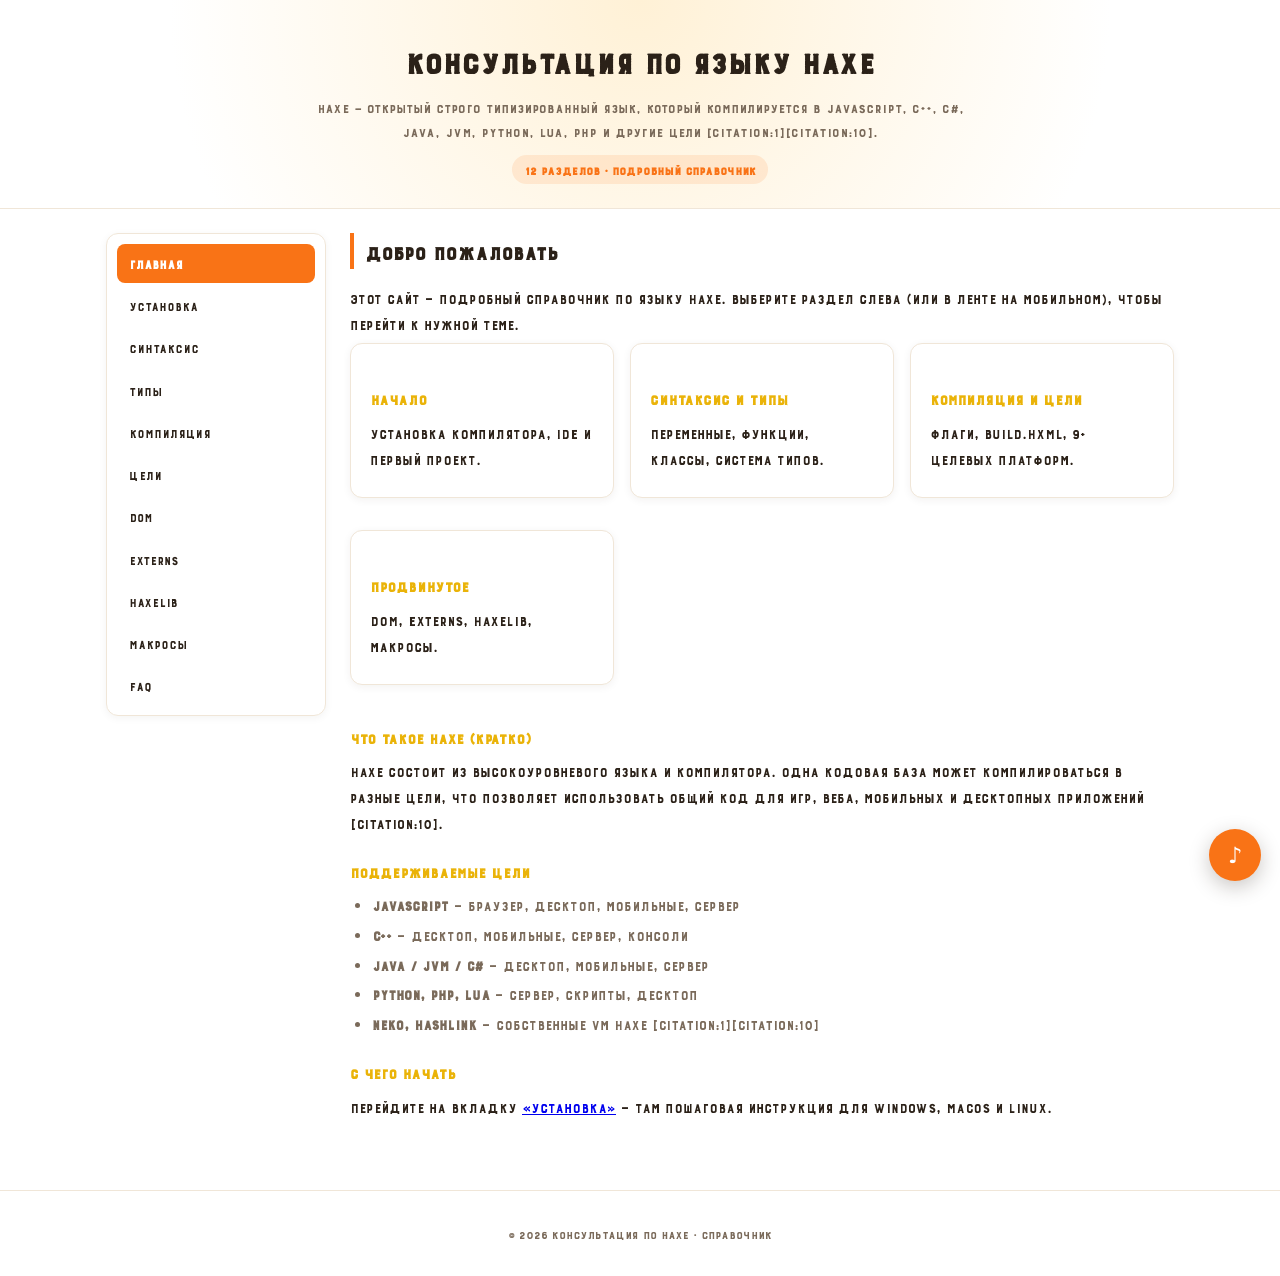
<file: index.html>
<!DOCTYPE html>
<html lang="ru">
<head>
<meta charset="utf-8">
<meta name="viewport" content="width=device-width, initial-scale=1">
<title>Консультация по Haxe</title>
<link rel="stylesheet" href="style.css">
<link rel="stylesheet" href="font.css">
</head>
<body>

<header>
  <h1>Консультация по языку Haxe</h1>
  <p>Haxe — открытый строго типизированный язык, который компилируется в JavaScript, C++, C#, Java, JVM, Python, Lua, PHP и другие цели [citation:1][citation:10].</p>
  <span class="badge">12 разделов · подробный справочник</span>
</header>

<div class="layout">
  <nav class="tabs">
    <a href="index.html" class="active">Главная</a>
    <a href="install.html">Установка</a>
    <a href="syntax.html">Синтаксис</a>
    <a href="types.html">Типы</a>
    <a href="compile.html">Компиляция</a>
    <a href="targets.html">Цели</a>
    <a href="dom.html">DOM</a>
    <a href="externs.html">Externs</a>
    <a href="haxelib.html">Haxelib</a>
    <a href="macros.html">Макросы</a>
    <a href="faq.html">FAQ</a>
  </nav>

  <main>
    <h2>Добро пожаловать</h2>
    <p>Этот сайт — подробный справочник по языку Haxe. Выберите раздел слева (или в ленте на мобильном), чтобы перейти к нужной теме.</p>

    <div class="grid">
      <div class="card"><h3>Начало</h3><p>Установка компилятора, IDE и первый проект.</p></div>
      <div class="card"><h3>Синтаксис и типы</h3><p>Переменные, функции, классы, система типов.</p></div>
      <div class="card"><h3>Компиляция и цели</h3><p>Флаги, build.hxml, 9+ целевых платформ.</p></div>
      <div class="card"><h3>Продвинутое</h3><p>DOM, externs, haxelib, макросы.</p></div>
    </div>

    <h3>Что такое Haxe (кратко)</h3>
    <p>Haxe состоит из высокоуровневого языка и компилятора. Одна кодовая база может компилироваться в разные цели, что позволяет использовать общий код для игр, веба, мобильных и десктопных приложений [citation:10].</p>

    <h3>Поддерживаемые цели</h3>
    <ul>
      <li><strong>JavaScript</strong> — браузер, десктоп, мобильные, сервер</li>
      <li><strong>C++</strong> — десктоп, мобильные, сервер, консоли</li>
      <li><strong>Java / JVM / C#</strong> — десктоп, мобильные, сервер</li>
      <li><strong>Python, PHP, Lua</strong> — сервер, скрипты, десктоп</li>
      <li><strong>Neko, HashLink</strong> — собственные VM Haxe [citation:1][citation:10]</li>
    </ul>

    <h3>С чего начать</h3>
    <p>Перейдите на вкладку <a href="install.html">«Установка»</a> — там пошаговая инструкция для Windows, macOS и Linux.</p>
  </main>
</div>

<footer>© 2026 Консультация по Haxe · Справочник</footer>

<audio id="bg-music" loop></audio>
<button id="music-btn" title="Клик — плей/пауза, зажать ЛКМ — меню треков">♪</button>
<div id="music-menu">
  <div class="now-label">Сейчас играет</div><h4 id="now-title">—</h4>
  <ul class="track-list" id="track-list"></ul>
  <div class="seek-label"><span id="seek-current">0:00</span><span id="seek-total">0:00</span></div>
  <input type="range" id="seek" min="0" max="100" value="0" step="0.1">
  <div class="menu-hint">Зажмите кнопку — меню</div>
</div>
<script src="script.js"></script>
</body>
</html>
</file>
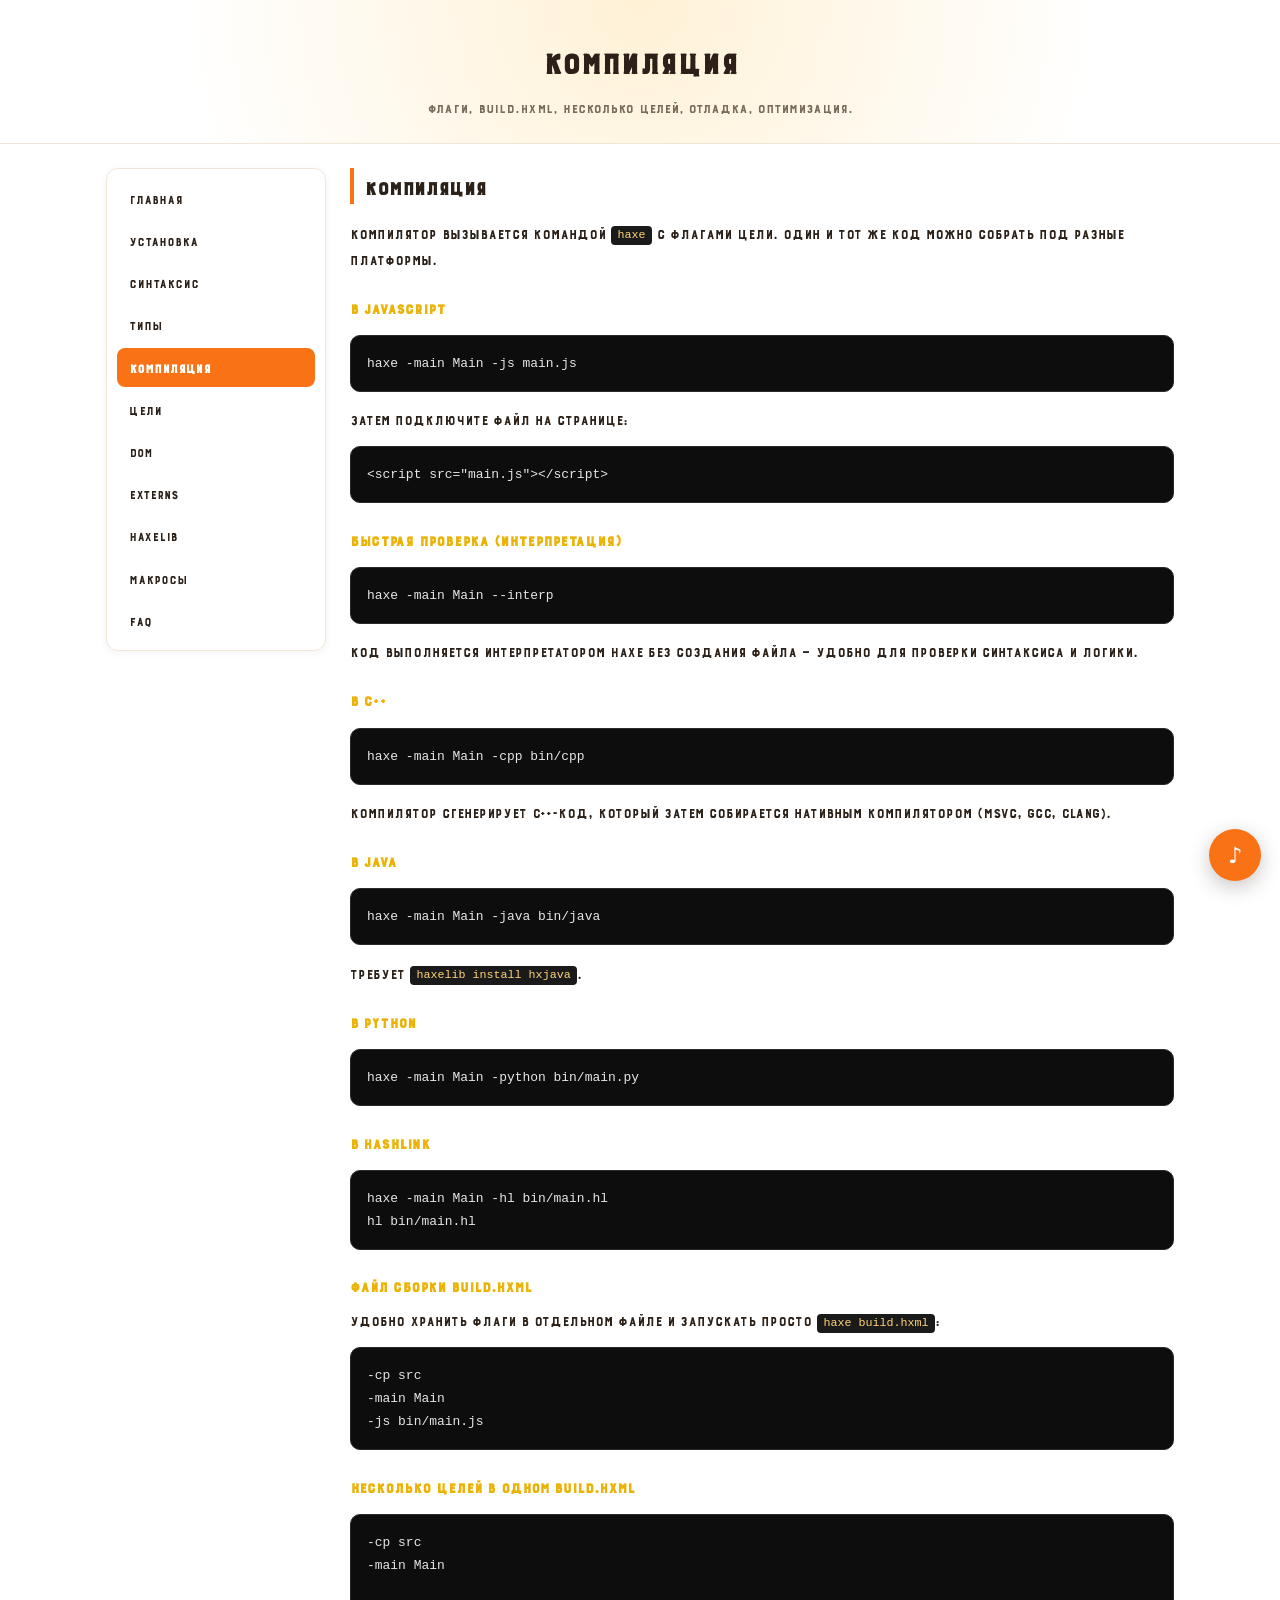
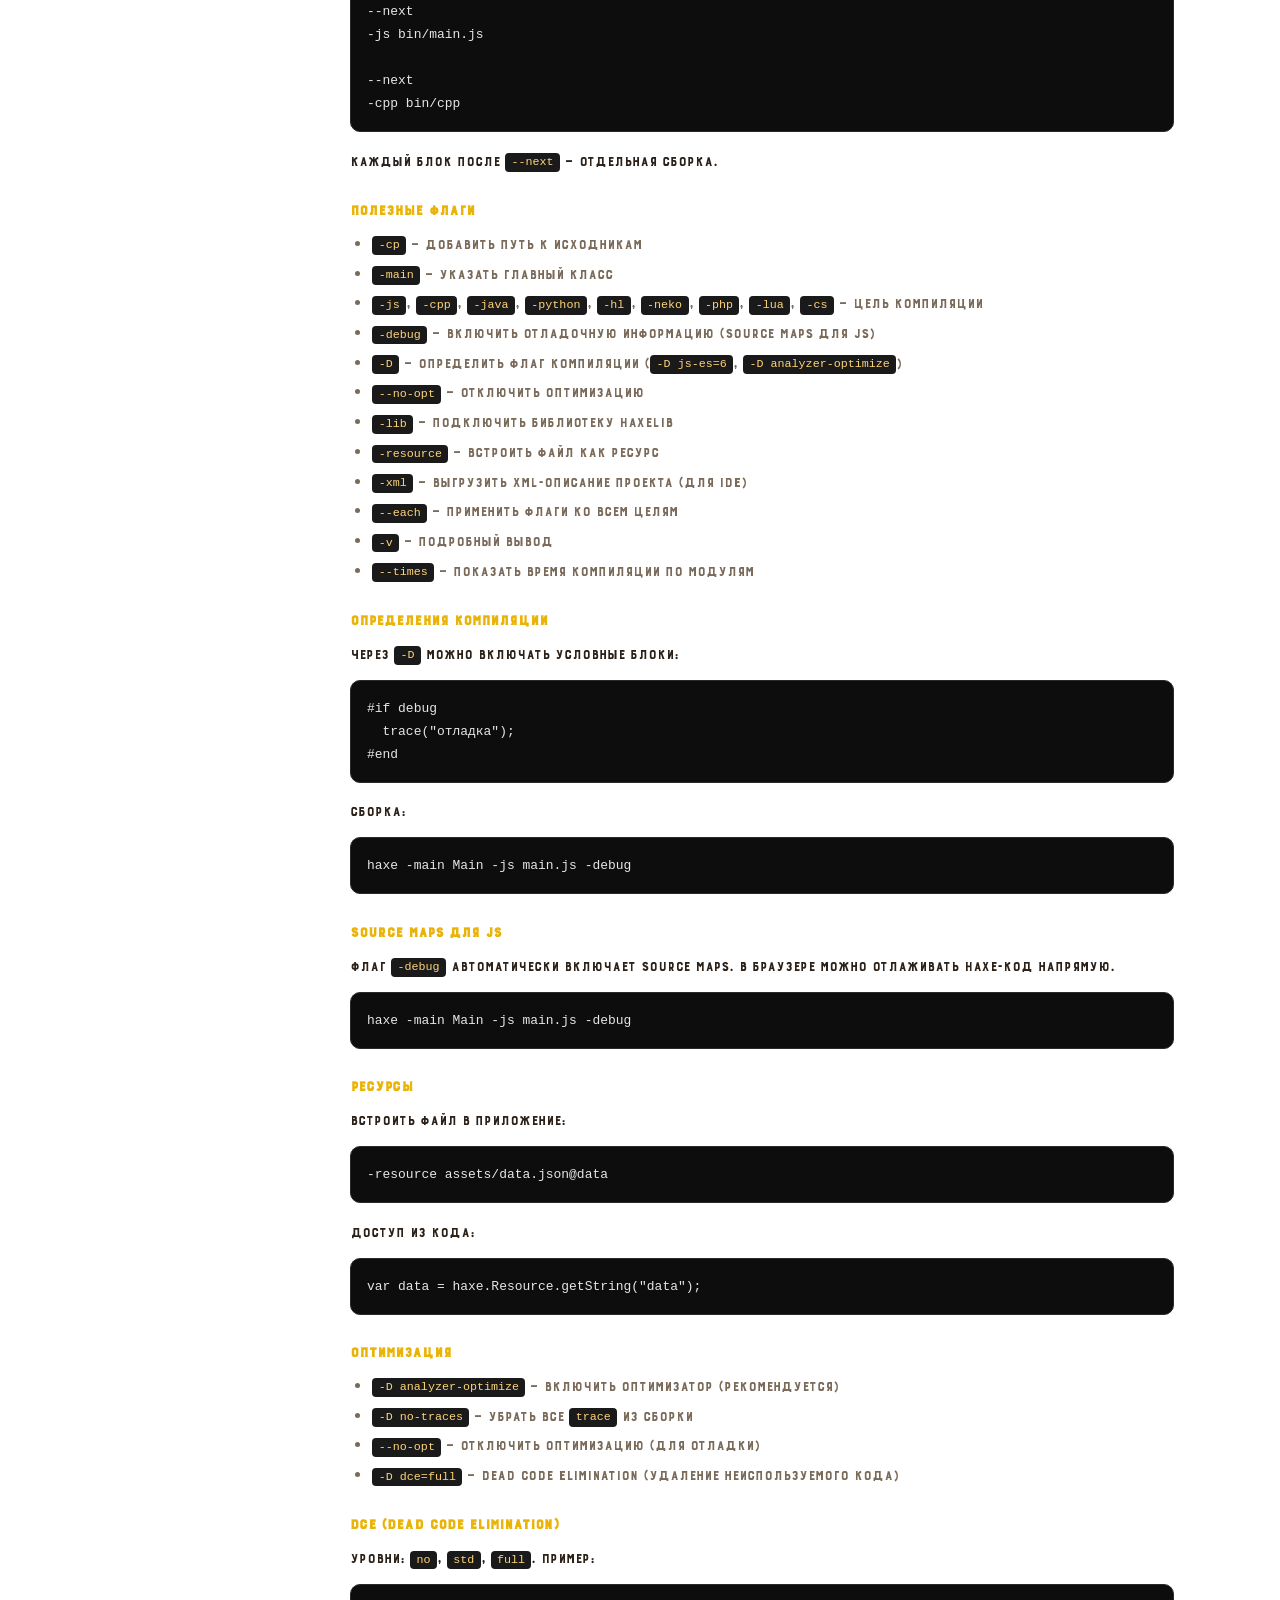
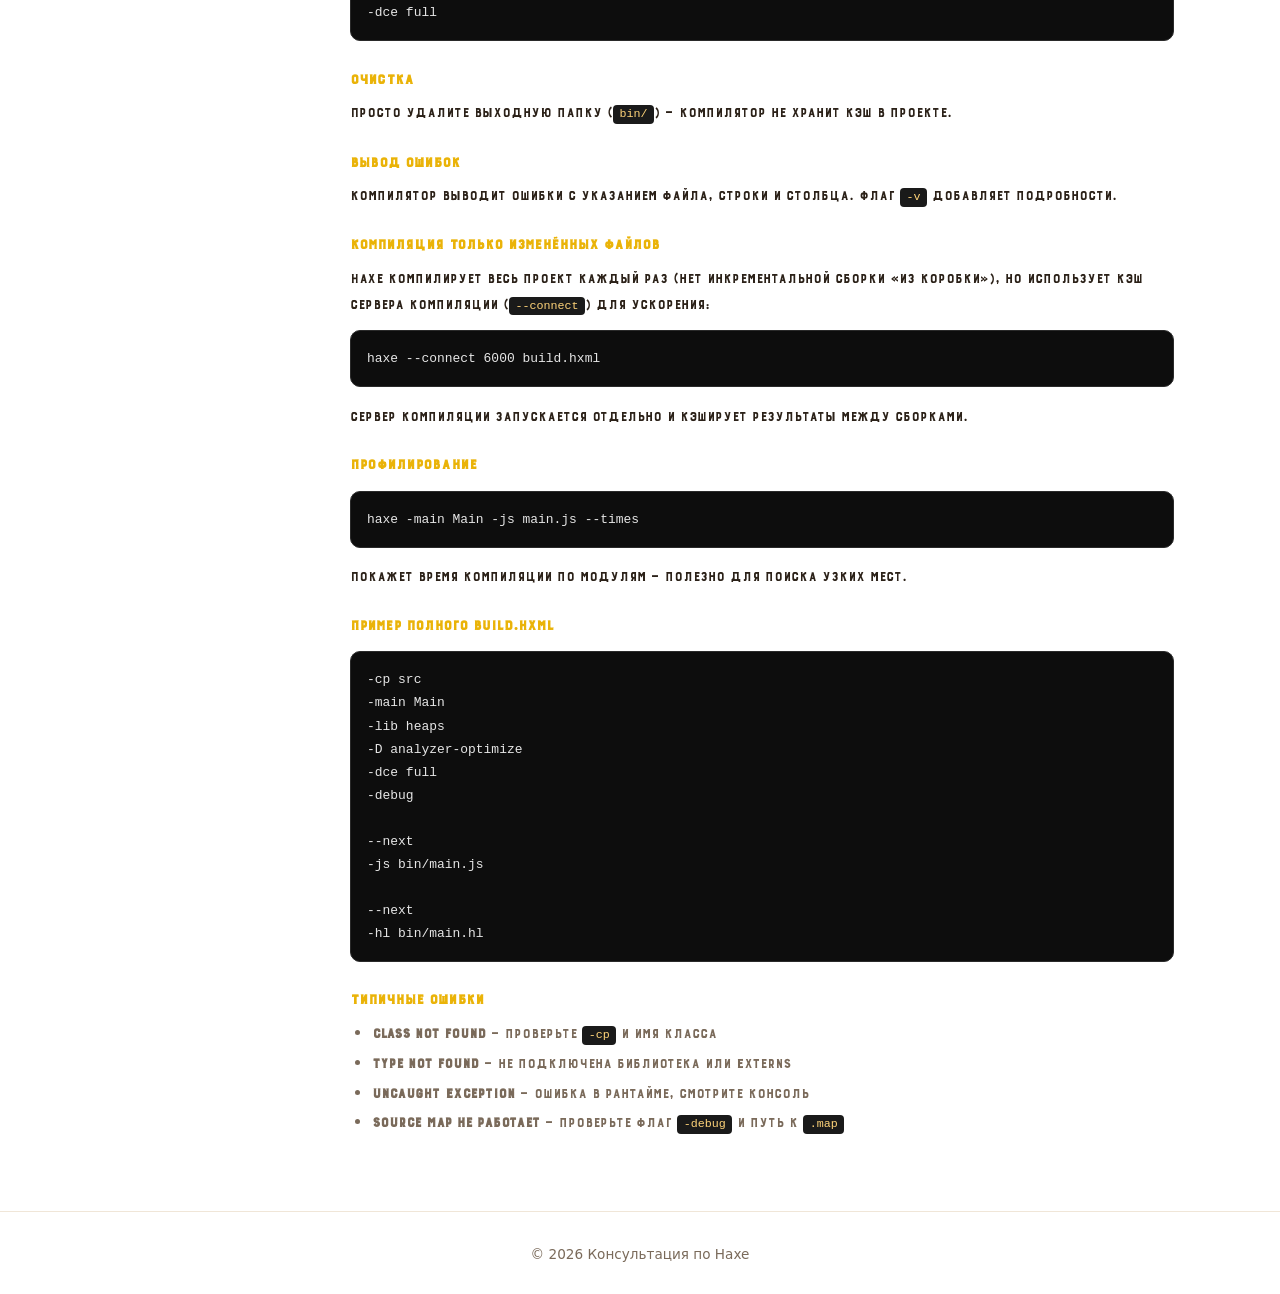
<file: compile.html>
<!DOCTYPE html>
<html lang="ru">
<head>
<meta charset="utf-8">
<meta name="viewport" content="width=device-width, initial-scale=1">
<title>Компиляция — Haxe</title>
<link rel="stylesheet" href="font.css">
<link rel="stylesheet" href="style.css">
</head>
<body>
<header><h1>Компиляция</h1><p>Флаги, build.hxml, несколько целей, отладка, оптимизация.</p></header>
<div class="layout">
<nav class="tabs">
<a href="index.html">Главная</a><a href="install.html">Установка</a><a href="syntax.html">Синтаксис</a><a href="types.html">Типы</a><a href="compile.html" class="active">Компиляция</a><a href="targets.html">Цели</a><a href="dom.html">DOM</a><a href="externs.html">Externs</a><a href="haxelib.html">Haxelib</a><a href="macros.html">Макросы</a><a href="faq.html">FAQ</a>
</nav>
<main>
<h2>Компиляция</h2>
<p>Компилятор вызывается командой <code>haxe</code> с флагами цели. Один и тот же код можно собрать под разные платформы.</p>

<h3>В JavaScript</h3>
<pre><code>haxe -main Main -js main.js</code></pre>
<p>Затем подключите файл на странице:</p>
<pre><code>&lt;script src="main.js"&gt;&lt;/script&gt;</code></pre>

<h3>Быстрая проверка (интерпретация)</h3>
<pre><code>haxe -main Main --interp</code></pre>
<p>Код выполняется интерпретатором Haxe без создания файла — удобно для проверки синтаксиса и логики.</p>

<h3>В C++</h3>
<pre><code>haxe -main Main -cpp bin/cpp</code></pre>
<p>Компилятор сгенерирует C++-код, который затем собирается нативным компилятором (MSVC, GCC, Clang).</p>

<h3>В Java</h3>
<pre><code>haxe -main Main -java bin/java</code></pre>
<p>Требует <code>haxelib install hxjava</code>.</p>

<h3>В Python</h3>
<pre><code>haxe -main Main -python bin/main.py</code></pre>

<h3>В HashLink</h3>
<pre><code>haxe -main Main -hl bin/main.hl
hl bin/main.hl</code></pre>

<h3>Файл сборки build.hxml</h3>
<p>Удобно хранить флаги в отдельном файле и запускать просто <code>haxe build.hxml</code>:</p>
<pre><code>-cp src
-main Main
-js bin/main.js</code></pre>

<h3>Несколько целей в одном build.hxml</h3>
<pre><code>-cp src
-main Main

--next
-js bin/main.js

--next
-cpp bin/cpp</code></pre>
<p>Каждый блок после <code>--next</code> — отдельная сборка.</p>

<h3>Полезные флаги</h3>
<ul>
<li><code>-cp</code> — добавить путь к исходникам</li>
<li><code>-main</code> — указать главный класс</li>
<li><code>-js</code>, <code>-cpp</code>, <code>-java</code>, <code>-python</code>, <code>-hl</code>, <code>-neko</code>, <code>-php</code>, <code>-lua</code>, <code>-cs</code> — цель компиляции</li>
<li><code>-debug</code> — включить отладочную информацию (source maps для JS)</li>
<li><code>-D</code> — определить флаг компиляции (<code>-D js-es=6</code>, <code>-D analyzer-optimize</code>)</li>
<li><code>--no-opt</code> — отключить оптимизацию</li>
<li><code>-lib</code> — подключить библиотеку haxelib</li>
<li><code>-resource</code> — встроить файл как ресурс</li>
<li><code>-xml</code> — выгрузить XML-описание проекта (для IDE)</li>
<li><code>--each</code> — применить флаги ко всем целям</li>
<li><code>-v</code> — подробный вывод</li>
<li><code>--times</code> — показать время компиляции по модулям</li>
</ul>

<h3>Определения компиляции</h3>
<p>Через <code>-D</code> можно включать условные блоки:</p>
<pre><code>#if debug
  trace("отладка");
#end</code></pre>
<p>Сборка:</p>
<pre><code>haxe -main Main -js main.js -debug</code></pre>

<h3>Source maps для JS</h3>
<p>Флаг <code>-debug</code> автоматически включает source maps. В браузере можно отлаживать Haxe-код напрямую.</p>
<pre><code>haxe -main Main -js main.js -debug</code></pre>

<h3>Ресурсы</h3>
<p>Встроить файл в приложение:</p>
<pre><code>-resource assets/data.json@data</code></pre>
<p>Доступ из кода:</p>
<pre><code>var data = haxe.Resource.getString("data");</code></pre>

<h3>Оптимизация</h3>
<ul>
<li><code>-D analyzer-optimize</code> — включить оптимизатор (рекомендуется)</li>
<li><code>-D no-traces</code> — убрать все <code>trace</code> из сборки</li>
<li><code>--no-opt</code> — отключить оптимизацию (для отладки)</li>
<li><code>-D dce=full</code> — dead code elimination (удаление неиспользуемого кода)</li>
</ul>

<h3>DCE (Dead Code Elimination)</h3>
<p>Уровни: <code>no</code>, <code>std</code>, <code>full</code>. Пример:</p>
<pre><code>-dce full</code></pre>

<h3>Очистка</h3>
<p>Просто удалите выходную папку (<code>bin/</code>) — компилятор не хранит кэш в проекте.</p>

<h3>Вывод ошибок</h3>
<p>Компилятор выводит ошибки с указанием файла, строки и столбца. Флаг <code>-v</code> добавляет подробности.</p>

<h3>Компиляция только изменённых файлов</h3>
<p>Haxe компилирует весь проект каждый раз (нет инкрементальной сборки «из коробки»), но использует кэш сервера компиляции (<code>--connect</code>) для ускорения:</p>
<pre><code>haxe --connect 6000 build.hxml</code></pre>
<p>Сервер компиляции запускается отдельно и кэширует результаты между сборками.</p>

<h3>Профилирование</h3>
<pre><code>haxe -main Main -js main.js --times</code></pre>
<p>Покажет время компиляции по модулям — полезно для поиска узких мест.</p>

<h3>Пример полного build.hxml</h3>
<pre><code>-cp src
-main Main
-lib heaps
-D analyzer-optimize
-dce full
-debug

--next
-js bin/main.js

--next
-hl bin/main.hl</code></pre>

<h3>Типичные ошибки</h3>
<ul>
<li><strong>Class not found</strong> — проверьте <code>-cp</code> и имя класса</li>
<li><strong>Type not found</strong> — не подключена библиотека или externs</li>
<li><strong>Uncaught exception</strong> — ошибка в рантайме, смотрите консоль</li>
<li><strong>Source map не работает</strong> — проверьте флаг <code>-debug</code> и путь к <code>.map</code></li>
</ul>
</main>
</div>
<footer>© 2026 Консультация по Haxe</footer>
<audio id="bg-music" loop></audio><button id="music-btn">♪</button>
<div id="music-menu"><div class="now-label">Сейчас играет</div><h4 id="now-title">—</h4><ul class="track-list" id="track-list"></ul><div class="seek-label"><span id="seek-current">0:00</span><span id="seek-total">0:00</span></div><input type="range" id="seek" min="0" max="100" value="0" step="0.1"><div class="menu-hint">Зажмите кнопку — меню</div></div>
<script src="script.js"></script>
</body>
</html>
</file>
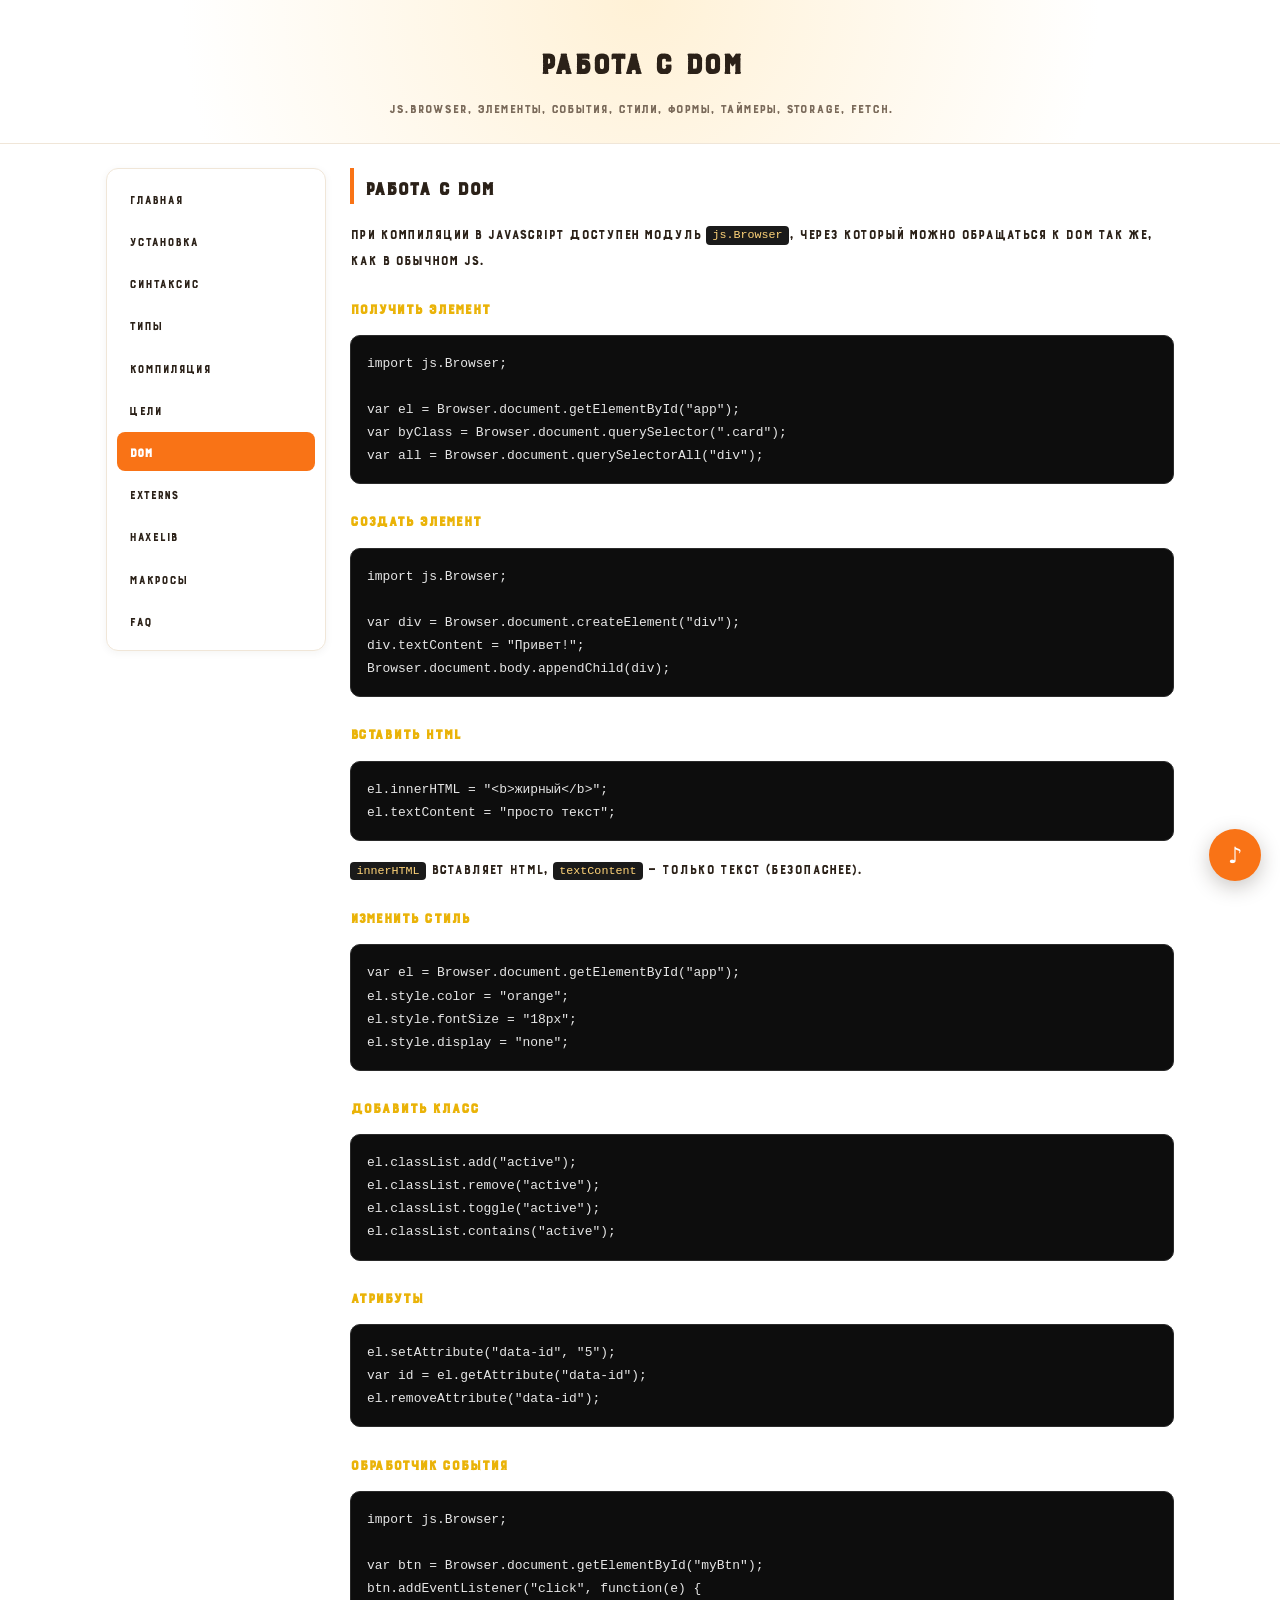
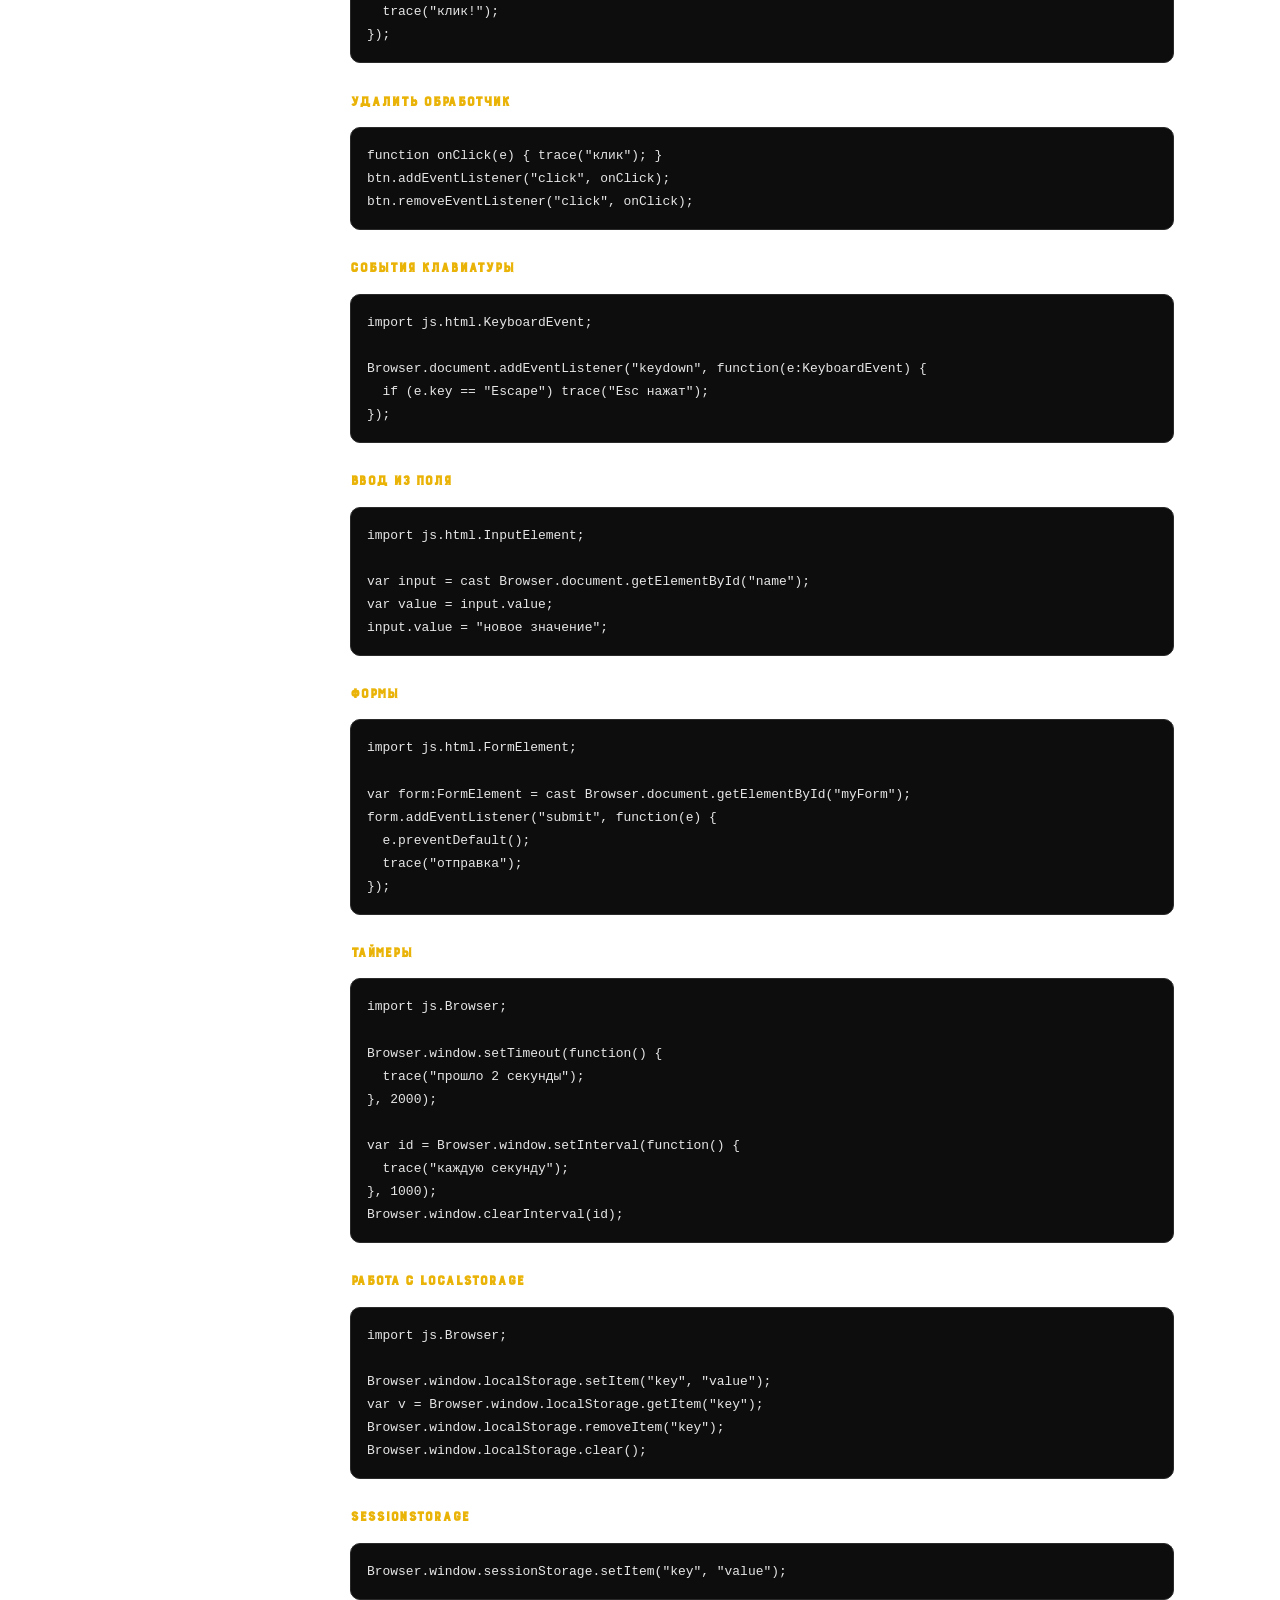
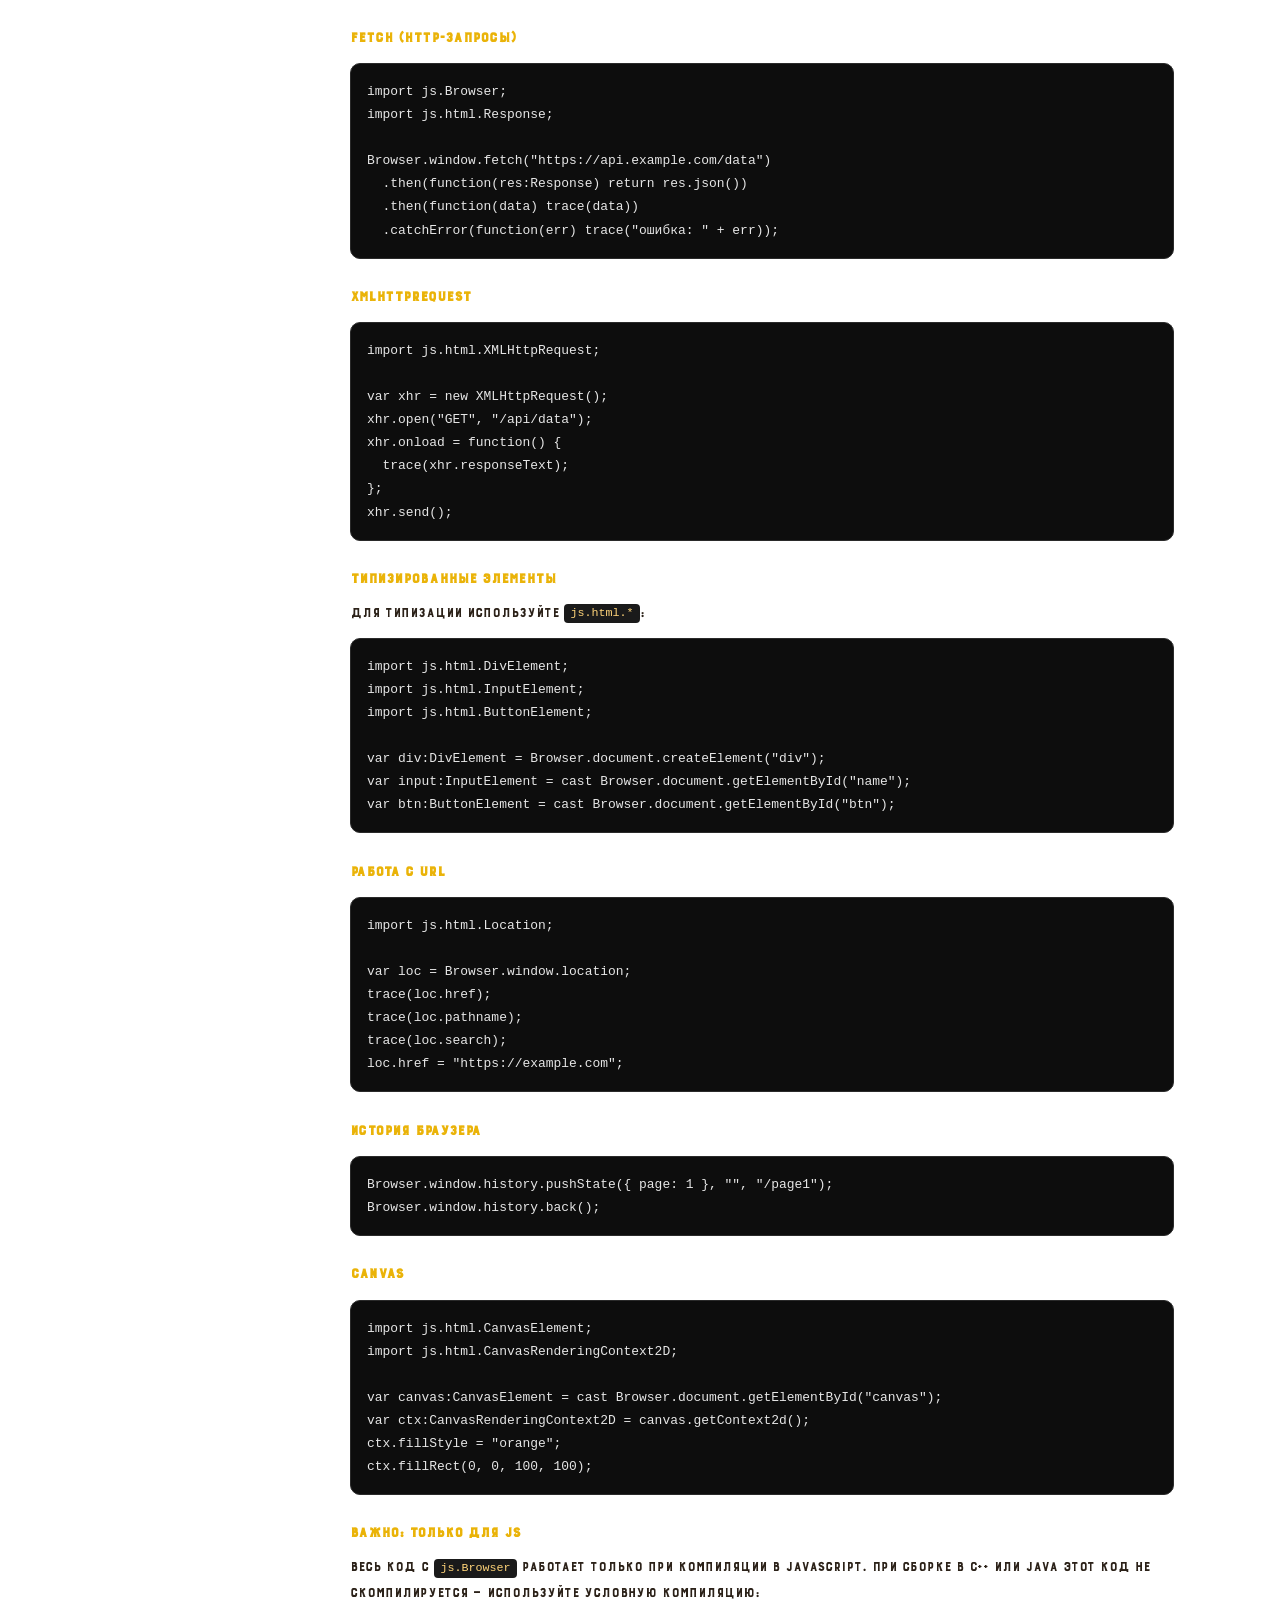
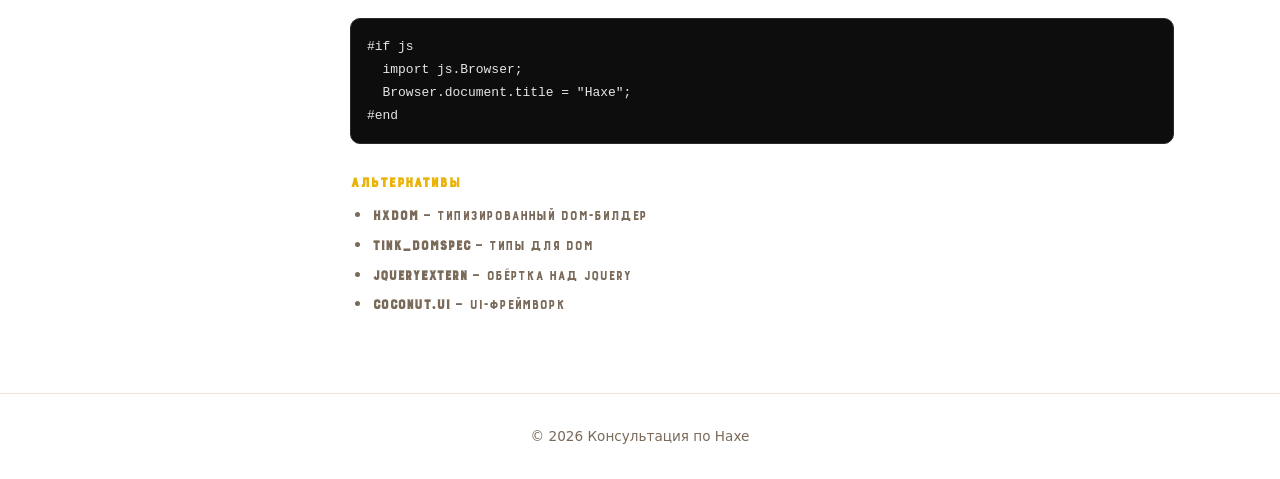
<file: dom.html>
<!DOCTYPE html>
<html lang="ru">
<head>
<meta charset="utf-8">
<meta name="viewport" content="width=device-width, initial-scale=1">
<title>Работа с DOM — Haxe</title>
<link rel="stylesheet" href="font.css">
<link rel="stylesheet" href="style.css">
</head>
<body>
<header><h1>Работа с DOM</h1><p>js.Browser, элементы, события, стили, формы, таймеры, storage, fetch.</p></header>
<div class="layout">
<nav class="tabs">
<a href="index.html">Главная</a><a href="install.html">Установка</a><a href="syntax.html">Синтаксис</a><a href="types.html">Типы</a><a href="compile.html">Компиляция</a><a href="targets.html">Цели</a><a href="dom.html" class="active">DOM</a><a href="externs.html">Externs</a><a href="haxelib.html">Haxelib</a><a href="macros.html">Макросы</a><a href="faq.html">FAQ</a>
</nav>
<main>
<h2>Работа с DOM</h2>
<p>При компиляции в JavaScript доступен модуль <code>js.Browser</code>, через который можно обращаться к DOM так же, как в обычном JS.</p>

<h3>Получить элемент</h3>
<pre><code>import js.Browser;

var el = Browser.document.getElementById("app");
var byClass = Browser.document.querySelector(".card");
var all = Browser.document.querySelectorAll("div");</code></pre>

<h3>Создать элемент</h3>
<pre><code>import js.Browser;

var div = Browser.document.createElement("div");
div.textContent = "Привет!";
Browser.document.body.appendChild(div);</code></pre>

<h3>Вставить HTML</h3>
<pre><code>el.innerHTML = "&lt;b&gt;жирный&lt;/b&gt;";
el.textContent = "просто текст";</code></pre>
<p><code>innerHTML</code> вставляет HTML, <code>textContent</code> — только текст (безопаснее).</p>

<h3>Изменить стиль</h3>
<pre><code>var el = Browser.document.getElementById("app");
el.style.color = "orange";
el.style.fontSize = "18px";
el.style.display = "none";</code></pre>

<h3>Добавить класс</h3>
<pre><code>el.classList.add("active");
el.classList.remove("active");
el.classList.toggle("active");
el.classList.contains("active");</code></pre>

<h3>Атрибуты</h3>
<pre><code>el.setAttribute("data-id", "5");
var id = el.getAttribute("data-id");
el.removeAttribute("data-id");</code></pre>

<h3>Обработчик события</h3>
<pre><code>import js.Browser;

var btn = Browser.document.getElementById("myBtn");
btn.addEventListener("click", function(e) {
  trace("клик!");
});</code></pre>

<h3>Удалить обработчик</h3>
<pre><code>function onClick(e) { trace("клик"); }
btn.addEventListener("click", onClick);
btn.removeEventListener("click", onClick);</code></pre>

<h3>События клавиатуры</h3>
<pre><code>import js.html.KeyboardEvent;

Browser.document.addEventListener("keydown", function(e:KeyboardEvent) {
  if (e.key == "Escape") trace("Esc нажат");
});</code></pre>

<h3>Ввод из поля</h3>
<pre><code>import js.html.InputElement;

var input = cast Browser.document.getElementById("name");
var value = input.value;
input.value = "новое значение";</code></pre>

<h3>Формы</h3>
<pre><code>import js.html.FormElement;

var form:FormElement = cast Browser.document.getElementById("myForm");
form.addEventListener("submit", function(e) {
  e.preventDefault();
  trace("отправка");
});</code></pre>

<h3>Таймеры</h3>
<pre><code>import js.Browser;

Browser.window.setTimeout(function() {
  trace("прошло 2 секунды");
}, 2000);

var id = Browser.window.setInterval(function() {
  trace("каждую секунду");
}, 1000);
Browser.window.clearInterval(id);</code></pre>

<h3>Работа с localStorage</h3>
<pre><code>import js.Browser;

Browser.window.localStorage.setItem("key", "value");
var v = Browser.window.localStorage.getItem("key");
Browser.window.localStorage.removeItem("key");
Browser.window.localStorage.clear();</code></pre>

<h3>sessionStorage</h3>
<pre><code>Browser.window.sessionStorage.setItem("key", "value");</code></pre>

<h3>Fetch (HTTP-запросы)</h3>
<pre><code>import js.Browser;
import js.html.Response;

Browser.window.fetch("https://api.example.com/data")
  .then(function(res:Response) return res.json())
  .then(function(data) trace(data))
  .catchError(function(err) trace("ошибка: " + err));</code></pre>

<h3>XMLHttpRequest</h3>
<pre><code>import js.html.XMLHttpRequest;

var xhr = new XMLHttpRequest();
xhr.open("GET", "/api/data");
xhr.onload = function() {
  trace(xhr.responseText);
};
xhr.send();</code></pre>

<h3>Типизированные элементы</h3>
<p>Для типизации используйте <code>js.html.*</code>:</p>
<pre><code>import js.html.DivElement;
import js.html.InputElement;
import js.html.ButtonElement;

var div:DivElement = Browser.document.createElement("div");
var input:InputElement = cast Browser.document.getElementById("name");
var btn:ButtonElement = cast Browser.document.getElementById("btn");</code></pre>

<h3>Работа с URL</h3>
<pre><code>import js.html.Location;

var loc = Browser.window.location;
trace(loc.href);
trace(loc.pathname);
trace(loc.search);
loc.href = "https://example.com";</code></pre>

<h3>История браузера</h3>
<pre><code>Browser.window.history.pushState({ page: 1 }, "", "/page1");
Browser.window.history.back();</code></pre>

<h3>Canvas</h3>
<pre><code>import js.html.CanvasElement;
import js.html.CanvasRenderingContext2D;

var canvas:CanvasElement = cast Browser.document.getElementById("canvas");
var ctx:CanvasRenderingContext2D = canvas.getContext2d();
ctx.fillStyle = "orange";
ctx.fillRect(0, 0, 100, 100);</code></pre>

<h3>Важно: только для JS</h3>
<p>Весь код с <code>js.Browser</code> работает только при компиляции в JavaScript. При сборке в C++ или Java этот код не скомпилируется — используйте условную компиляцию:</p>
<pre><code>#if js
  import js.Browser;
  Browser.document.title = "Haxe";
#end</code></pre>

<h3>Альтернативы</h3>
<ul>
<li><strong>hxdom</strong> — типизированный DOM-билдер</li>
<li><strong>tink_domspec</strong> — типы для DOM</li>
<li><strong>jQueryExtern</strong> — обёртка над jQuery</li>
<li><strong>coconut.ui</strong> — UI-фреймворк</li>
</ul>
</main>
</div>
<footer>© 2026 Консультация по Haxe</footer>
<audio id="bg-music" loop></audio><button id="music-btn">♪</button>
<div id="music-menu"><div class="now-label">Сейчас играет</div><h4 id="now-title">—</h4><ul class="track-list" id="track-list"></ul><div class="seek-label"><span id="seek-current">0:00</span><span id="seek-total">0:00</span></div><input type="range" id="seek" min="0" max="100" value="0" step="0.1"><div class="menu-hint">Зажмите кнопку — меню</div></div>
<script src="script.js"></script>
</body>
</html>
</file>
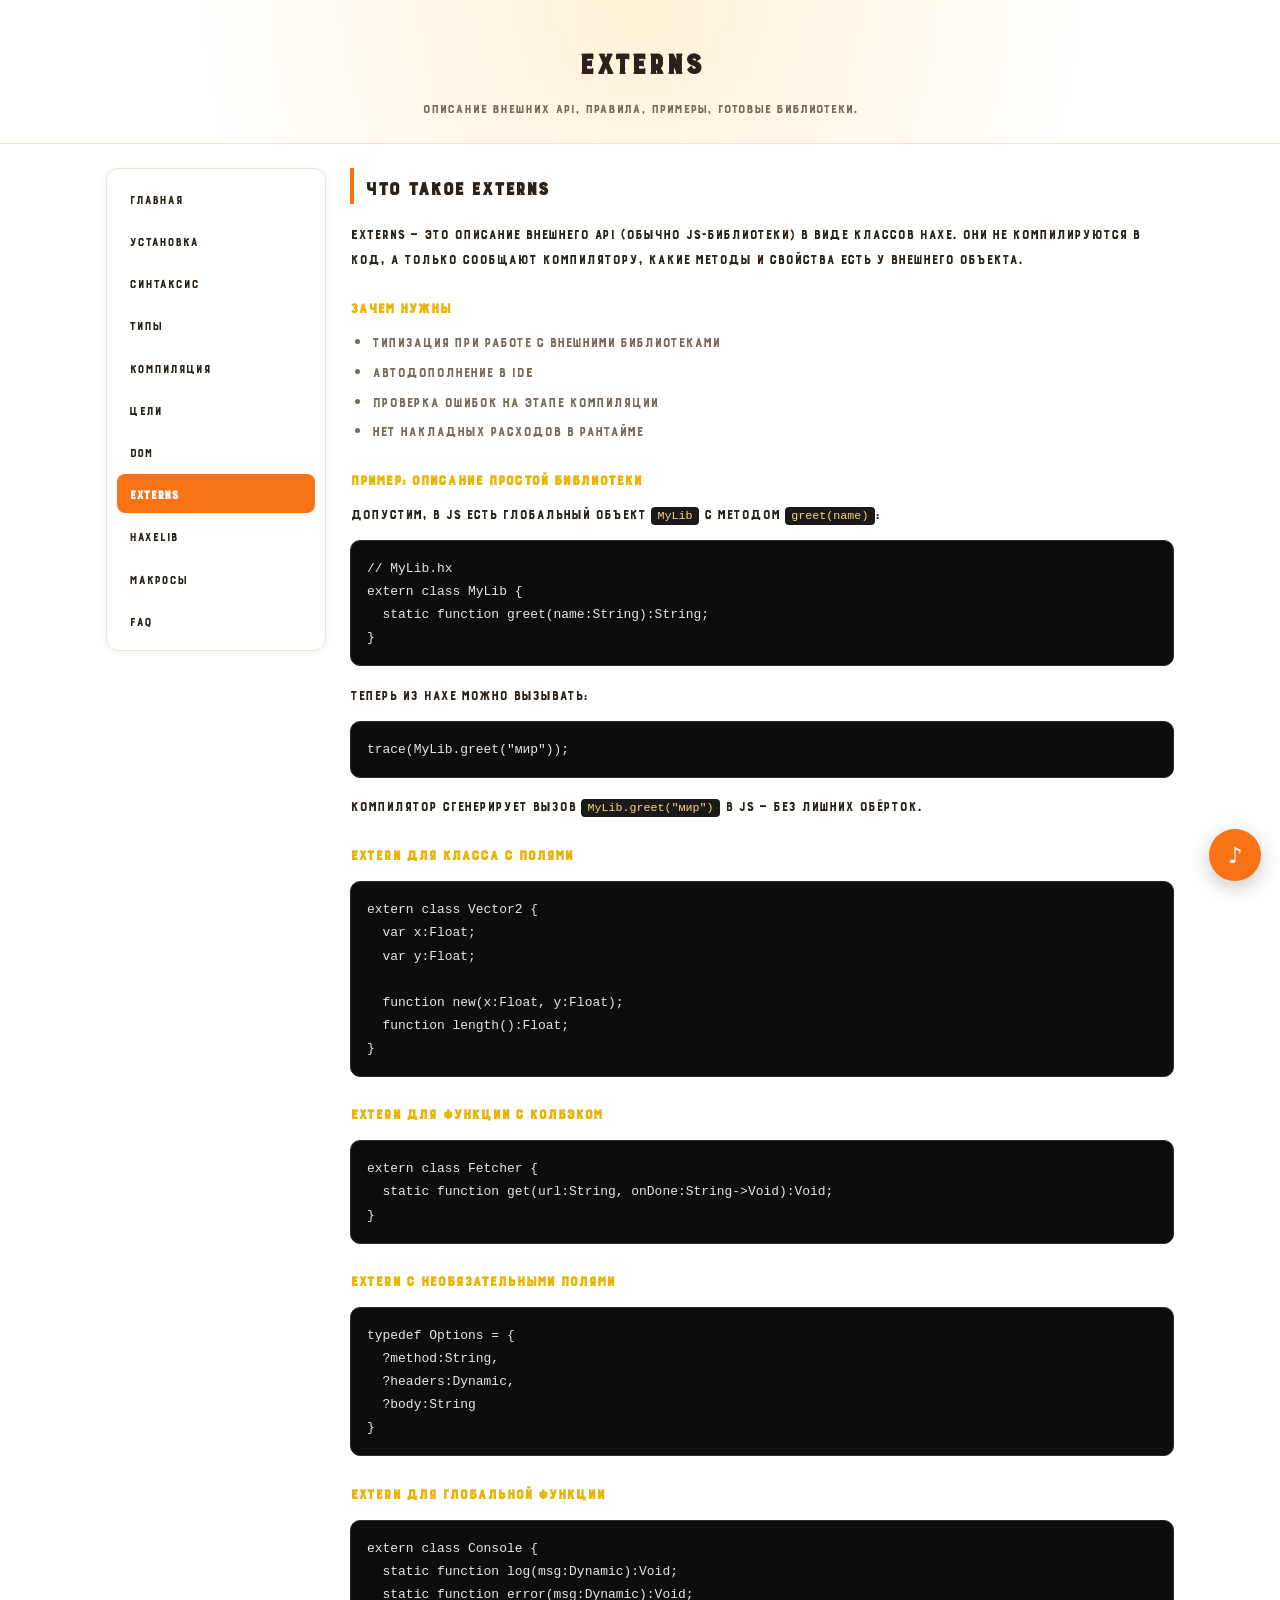
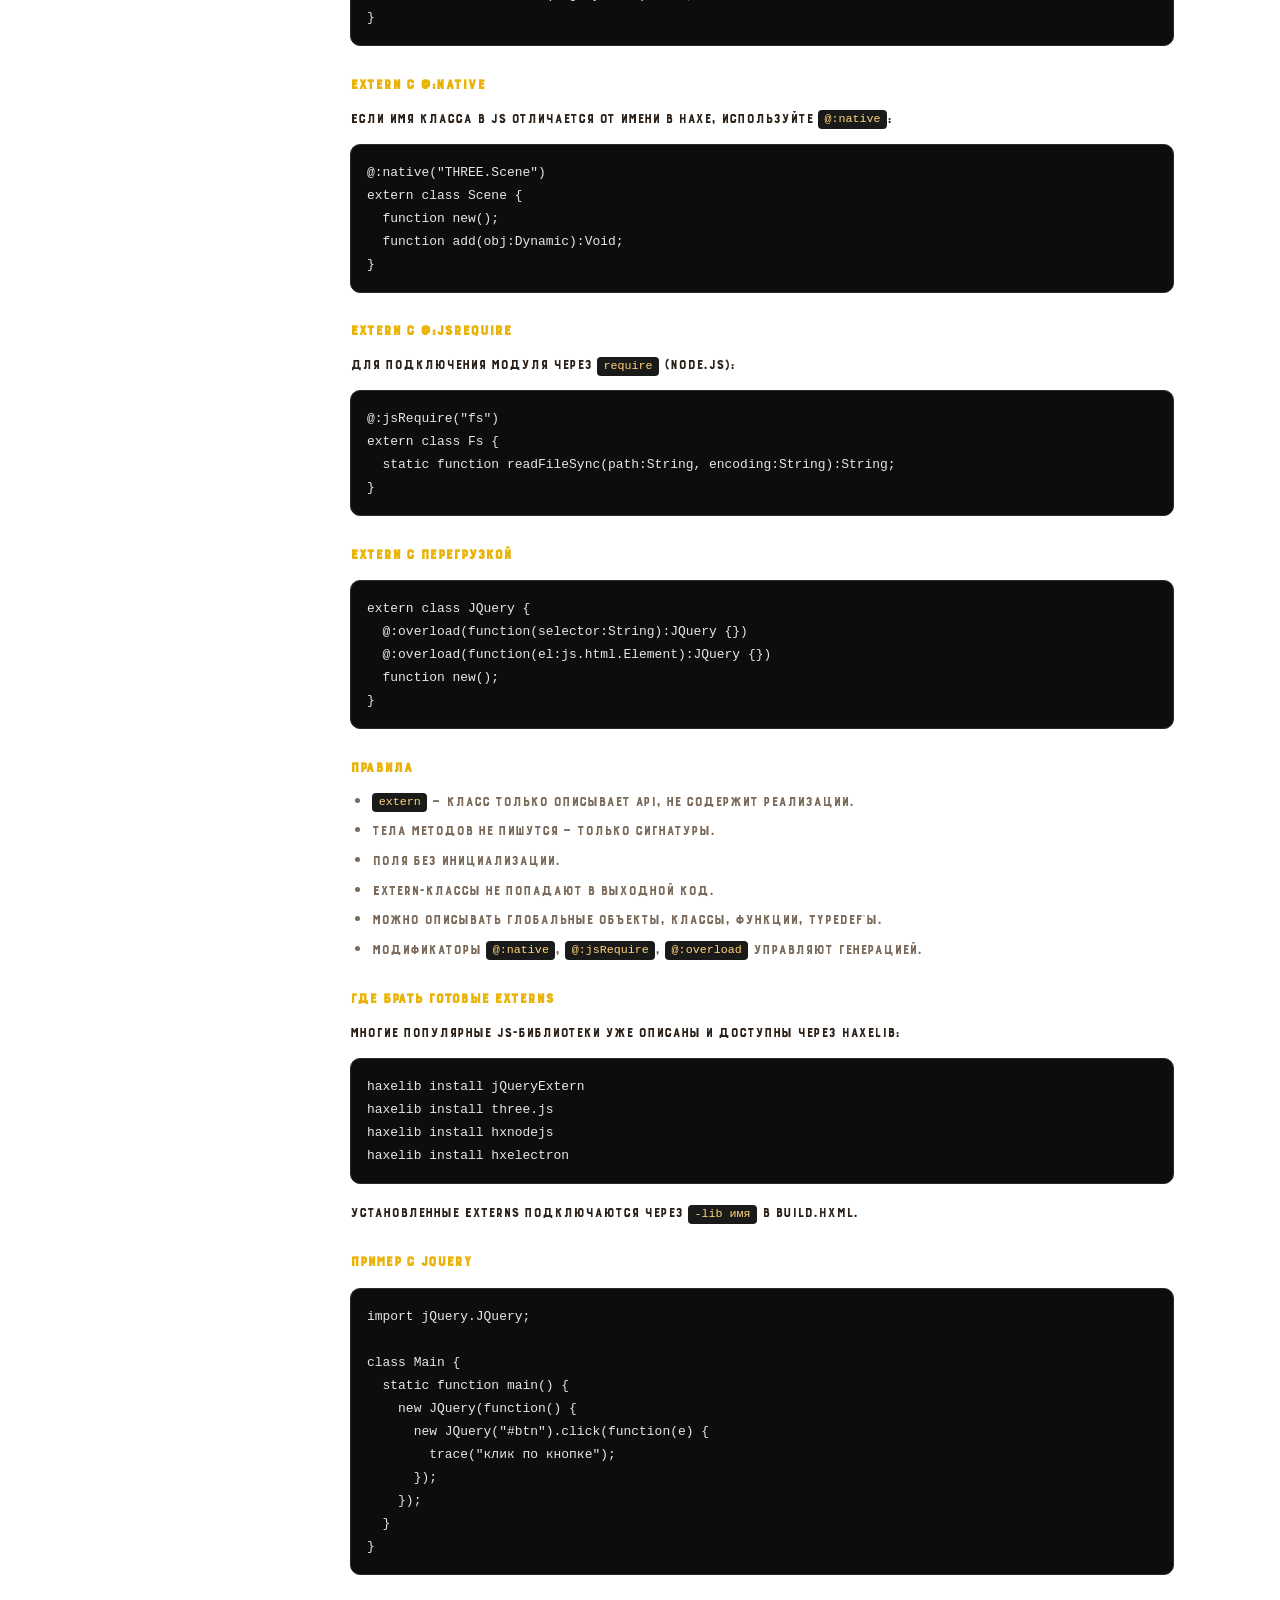
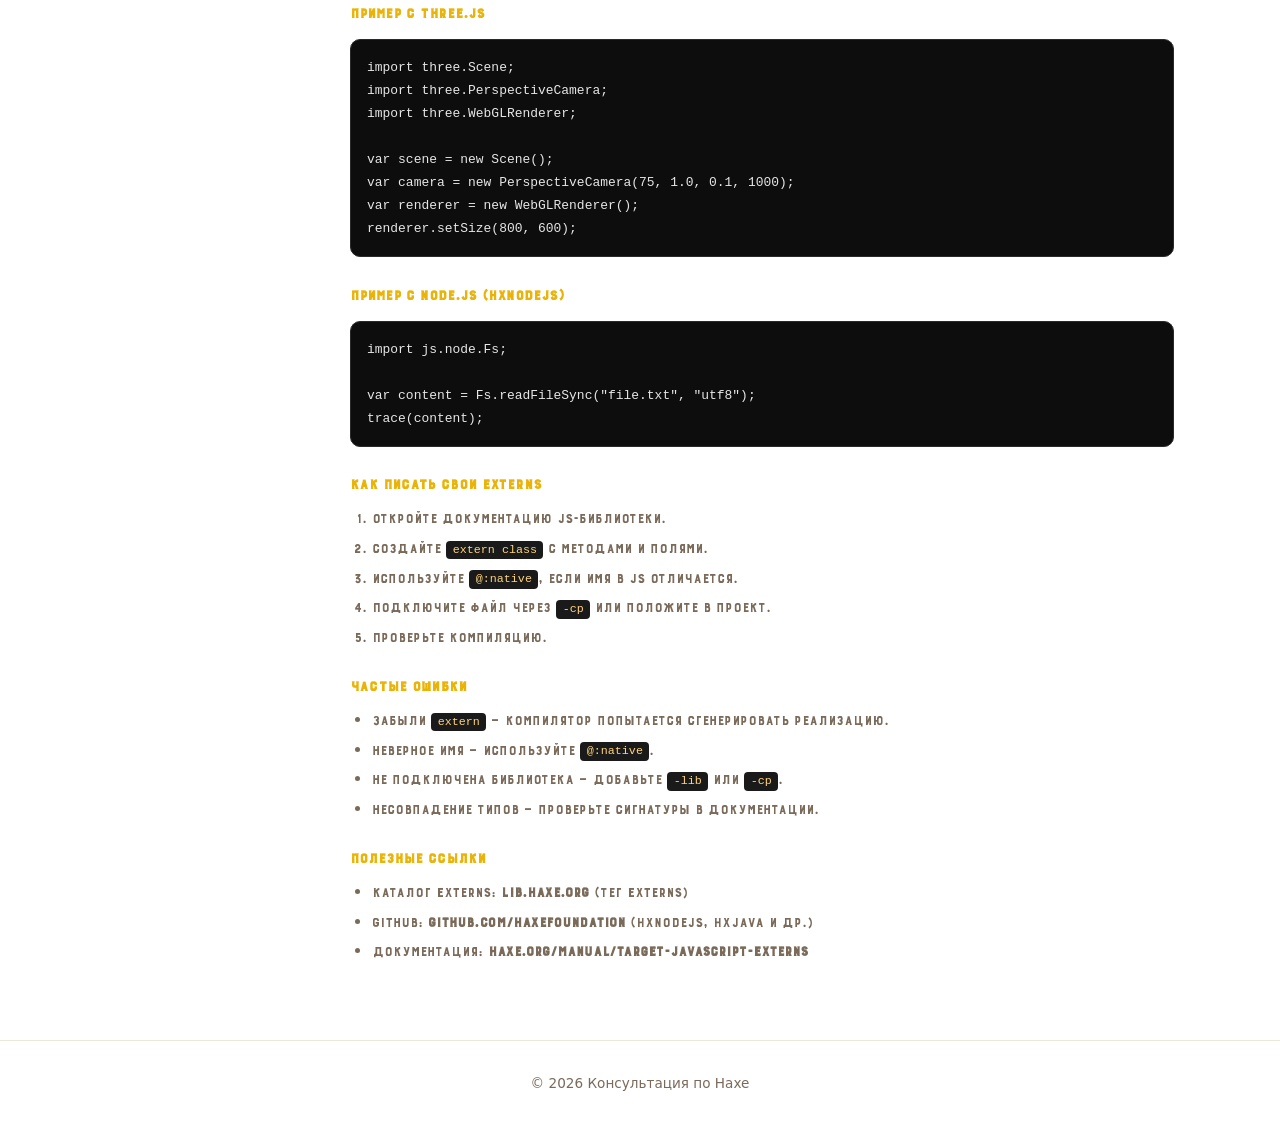
<file: externs.html>
<!DOCTYPE html>
<html lang="ru">
<head>
<meta charset="utf-8">
<meta name="viewport" content="width=device-width, initial-scale=1">
<title>Externs — Haxe</title>
<link rel="stylesheet" href="font.css">
<link rel="stylesheet" href="style.css">
</head>
<body>
<header><h1>Externs</h1><p>Описание внешних API, правила, примеры, готовые библиотеки.</p></header>
<div class="layout">
<nav class="tabs">
<a href="index.html">Главная</a><a href="install.html">Установка</a><a href="syntax.html">Синтаксис</a><a href="types.html">Типы</a><a href="compile.html">Компиляция</a><a href="targets.html">Цели</a><a href="dom.html">DOM</a><a href="externs.html" class="active">Externs</a><a href="haxelib.html">Haxelib</a><a href="macros.html">Макросы</a><a href="faq.html">FAQ</a>
</nav>
<main>
<h2>Что такое externs</h2>
<p>Externs — это описание внешнего API (обычно JS-библиотеки) в виде классов Haxe. Они не компилируются в код, а только сообщают компилятору, какие методы и свойства есть у внешнего объекта.</p>

<h3>Зачем нужны</h3>
<ul>
<li>Типизация при работе с внешними библиотеками</li>
<li>Автодополнение в IDE</li>
<li>Проверка ошибок на этапе компиляции</li>
<li>Нет накладных расходов в рантайме</li>
</ul>

<h3>Пример: описание простой библиотеки</h3>
<p>Допустим, в JS есть глобальный объект <code>MyLib</code> с методом <code>greet(name)</code>:</p>
<pre><code>// MyLib.hx
extern class MyLib {
  static function greet(name:String):String;
}</code></pre>
<p>Теперь из Haxe можно вызывать:</p>
<pre><code>trace(MyLib.greet("мир"));</code></pre>
<p>Компилятор сгенерирует вызов <code>MyLib.greet("мир")</code> в JS — без лишних обёрток.</p>

<h3>Extern для класса с полями</h3>
<pre><code>extern class Vector2 {
  var x:Float;
  var y:Float;

  function new(x:Float, y:Float);
  function length():Float;
}</code></pre>

<h3>Extern для функции с колбэком</h3>
<pre><code>extern class Fetcher {
  static function get(url:String, onDone:String->Void):Void;
}</code></pre>

<h3>Extern с необязательными полями</h3>
<pre><code>typedef Options = {
  ?method:String,
  ?headers:Dynamic,
  ?body:String
}</code></pre>

<h3>Extern для глобальной функции</h3>
<pre><code>extern class Console {
  static function log(msg:Dynamic):Void;
  static function error(msg:Dynamic):Void;
}</code></pre>

<h3>Extern с @:native</h3>
<p>Если имя класса в JS отличается от имени в Haxe, используйте <code>@:native</code>:</p>
<pre><code>@:native("THREE.Scene")
extern class Scene {
  function new();
  function add(obj:Dynamic):Void;
}</code></pre>

<h3>Extern с @:jsRequire</h3>
<p>Для подключения модуля через <code>require</code> (Node.js):</p>
<pre><code>@:jsRequire("fs")
extern class Fs {
  static function readFileSync(path:String, encoding:String):String;
}</code></pre>

<h3>Extern с перегрузкой</h3>
<pre><code>extern class JQuery {
  @:overload(function(selector:String):JQuery {})
  @:overload(function(el:js.html.Element):JQuery {})
  function new();
}</code></pre>

<h3>Правила</h3>
<ul>
<li><code>extern</code> — класс только описывает API, не содержит реализации.</li>
<li>Тела методов не пишутся — только сигнатуры.</li>
<li>Поля без инициализации.</li>
<li>Extern-классы не попадают в выходной код.</li>
<li>Можно описывать глобальные объекты, классы, функции, typedef'ы.</li>
<li>Модификаторы <code>@:native</code>, <code>@:jsRequire</code>, <code>@:overload</code> управляют генерацией.</li>
</ul>

<h3>Где брать готовые externs</h3>
<p>Многие популярные JS-библиотеки уже описаны и доступны через haxelib:</p>
<pre><code>haxelib install jQueryExtern
haxelib install three.js
haxelib install hxnodejs
haxelib install hxelectron</code></pre>
<p>Установленные externs подключаются через <code>-lib имя</code> в build.hxml.</p>

<h3>Пример с jQuery</h3>
<pre><code>import jQuery.JQuery;

class Main {
  static function main() {
    new JQuery(function() {
      new JQuery("#btn").click(function(e) {
        trace("клик по кнопке");
      });
    });
  }
}</code></pre>

<h3>Пример с Three.js</h3>
<pre><code>import three.Scene;
import three.PerspectiveCamera;
import three.WebGLRenderer;

var scene = new Scene();
var camera = new PerspectiveCamera(75, 1.0, 0.1, 1000);
var renderer = new WebGLRenderer();
renderer.setSize(800, 600);</code></pre>

<h3>Пример с Node.js (hxnodejs)</h3>
<pre><code>import js.node.Fs;

var content = Fs.readFileSync("file.txt", "utf8");
trace(content);</code></pre>

<h3>Как писать свои externs</h3>
<ol>
<li>Откройте документацию JS-библиотеки.</li>
<li>Создайте <code>extern class</code> с методами и полями.</li>
<li>Используйте <code>@:native</code>, если имя в JS отличается.</li>
<li>Подключите файл через <code>-cp</code> или положите в проект.</li>
<li>Проверьте компиляцию.</li>
</ol>

<h3>Частые ошибки</h3>
<ul>
<li>Забыли <code>extern</code> — компилятор попытается сгенерировать реализацию.</li>
<li>Неверное имя — используйте <code>@:native</code>.</li>
<li>Не подключена библиотека — добавьте <code>-lib</code> или <code>-cp</code>.</li>
<li>Несовпадение типов — проверьте сигнатуры в документации.</li>
</ul>

<h3>Полезные ссылки</h3>
<ul>
<li>Каталог externs: <strong>lib.haxe.org</strong> (тег externs)</li>
<li>GitHub: <strong>github.com/HaxeFoundation</strong> (hxnodejs, hxjava и др.)</li>
<li>Документация: <strong>haxe.org/manual/target-javascript-externs</strong></li>
</ul>
</main>
</div>
<footer>© 2026 Консультация по Haxe</footer>
<audio id="bg-music" loop></audio><button id="music-btn">♪</button>
<div id="music-menu"><div class="now-label">Сейчас играет</div><h4 id="now-title">—</h4><ul class="track-list" id="track-list"></ul><div class="seek-label"><span id="seek-current">0:00</span><span id="seek-total">0:00</span></div><input type="range" id="seek" min="0" max="100" value="0" step="0.1"><div class="menu-hint">Зажмите кнопку — меню</div></div>
<script src="script.js"></script>
</body>
</html>
</file>
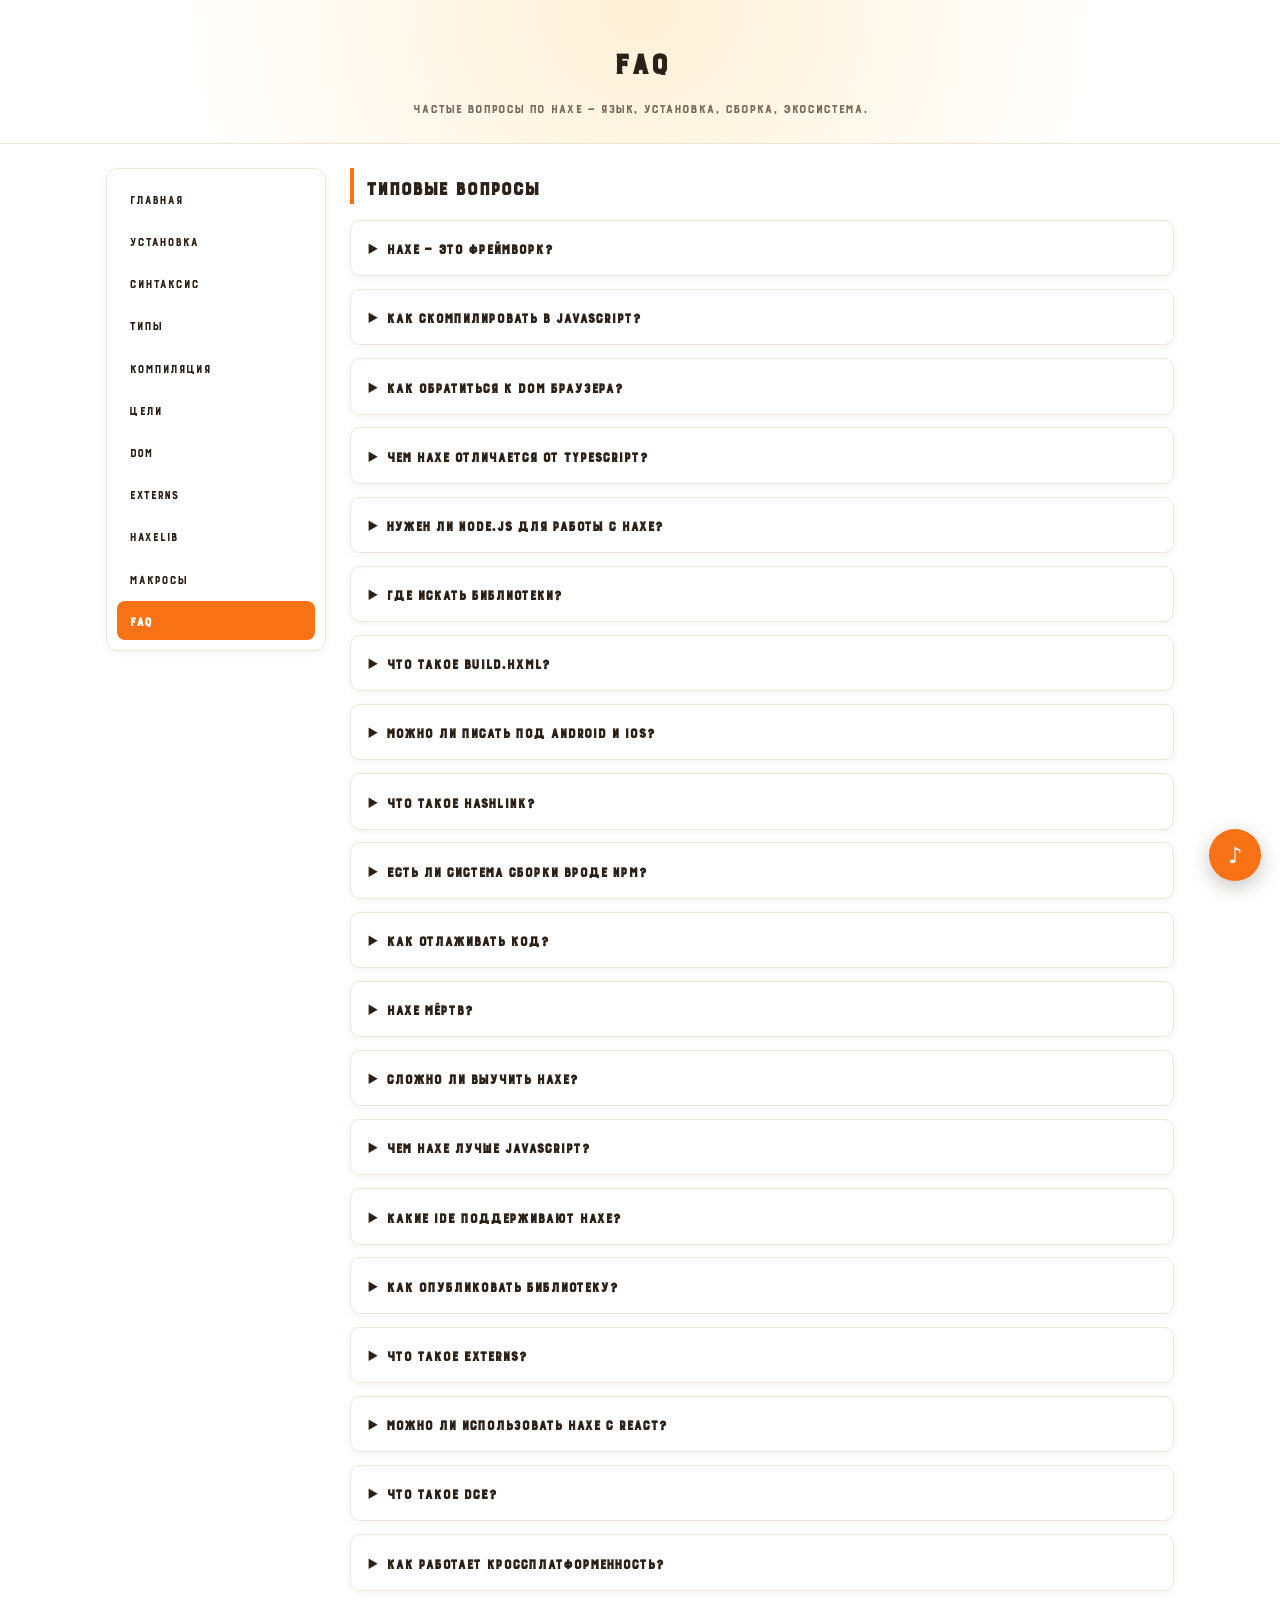
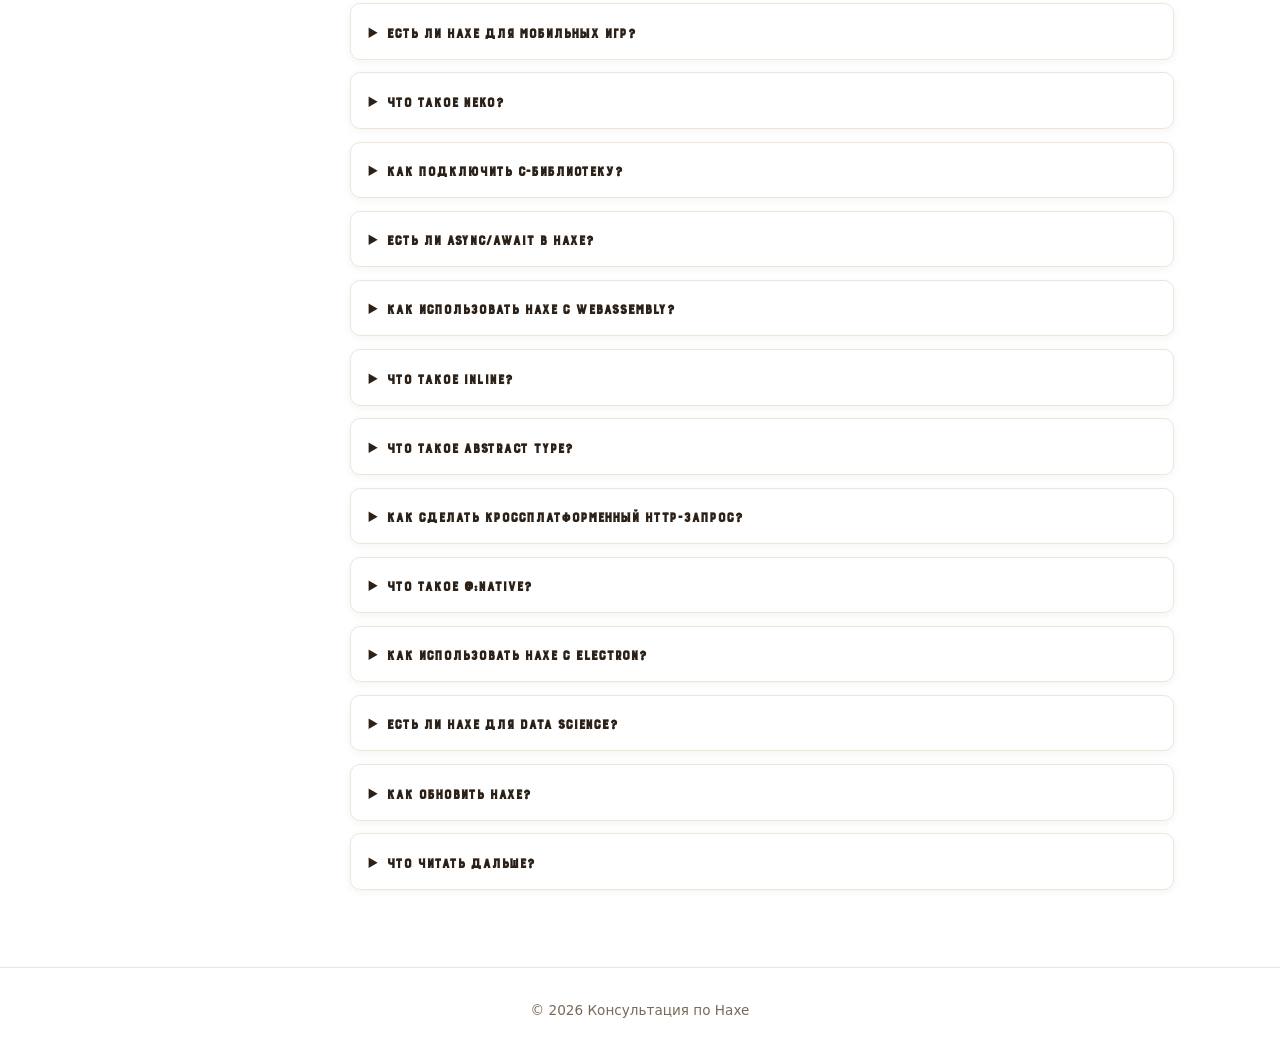
<file: faq.html>
<!DOCTYPE html>
<html lang="ru">
<head>
<meta charset="utf-8">
<meta name="viewport" content="width=device-width, initial-scale=1">
<title>FAQ — Haxe</title>
<link rel="stylesheet" href="font.css">
<link rel="stylesheet" href="style.css">
</head>
<body>
<header><h1>FAQ</h1><p>Частые вопросы по Haxe — язык, установка, сборка, экосистема.</p></header>
<div class="layout">
<nav class="tabs">
<a href="index.html">Главная</a><a href="install.html">Установка</a><a href="syntax.html">Синтаксис</a><a href="types.html">Типы</a><a href="compile.html">Компиляция</a><a href="targets.html">Цели</a><a href="dom.html">DOM</a><a href="externs.html">Externs</a><a href="haxelib.html">Haxelib</a><a href="macros.html">Макросы</a><a href="faq.html" class="active">FAQ</a>
</nav>
<main>
<h2>Типовые вопросы</h2>

<details>
<summary>Haxe — это фреймворк?</summary>
<p>Нет. Haxe — это язык и инструментарий (компилятор + стандартная библиотека). Сторонние библиотеки подключаются через <code>haxelib</code>.</p>
</details>

<details>
<summary>Как скомпилировать в JavaScript?</summary>
<p>Используйте флаг <code>-js</code>: <code>haxe -main Main -js main.js</code>. Затем подключите файл через <code>&lt;script src="main.js"&gt;&lt;/script&gt;</code>.</p>
</details>

<details>
<summary>Как обратиться к DOM браузера?</summary>
<p>Через модуль <code>js.Browser</code>: <code>js.Browser.document.getElementById("id")</code>, <code>document.createElement(...)</code> и т.д. Подробнее — на вкладке «DOM».</p>
</details>

<details>
<summary>Чем Haxe отличается от TypeScript?</summary>
<p>Haxe компилируется не только в JS, но и в C++, Java, Python, PHP и др. TypeScript ориентирован в первую очередь на JS-экосистему.</p>
</details>

<details>
<summary>Нужен ли Node.js для работы с Haxe?</summary>
<p>Не обязательно. Node.js может понадобиться, если вы собираете серверную часть на Haxe/JS или хотите запускать JS-цель вне браузера.</p>
</details>

<details>
<summary>Где искать библиотеки?</summary>
<p>В репозитории <code>lib.haxe.org</code> (haxelib). Установка: <code>haxelib install имя_библиотеки</code>.</p>
</details>

<details>
<summary>Что такое build.hxml?</summary>
<p>Файл конфигурации сборки: пути к исходникам, главный класс, цель компиляции и флаги. Запуск: <code>haxe build.hxml</code>.</p>
</details>

<details>
<summary>Можно ли писать под Android и iOS?</summary>
<p>Да. Через C++ (<code>-cpp</code>) или Java (<code>-java</code> для Android). Для iOS — C++-цель с последующей сборкой в Xcode.</p>
</details>

<details>
<summary>Что такое HashLink?</summary>
<p>Современная виртуальная машина Haxe. Быстрее Neko, используется в играх (Heaps.io, HaxeFlixel) и на сервере. Флаг компиляции: <code>-hl</code>.</p>
</details>

<details>
<summary>Есть ли система сборки вроде npm?</summary>
<p>Есть <code>haxelib</code> для библиотек и <code>build.hxml</code> для сборки. Также существуют сторонние инструменты (lix, haxelib.json для публикации).</p>
</details>

<details>
<summary>Как отлаживать код?</summary>
<p>В JS-цели — через DevTools браузера (source maps включаются флагом <code>-debug</code>). В C++/HL — через отладчик (GDB, Visual Studio) с флагом <code>-debug</code>.</p>
</details>

<details>
<summary>Haxe мёртв?</summary>
<p>Нет. Язык активно развивается, выходят новые версии компилятора, есть крупные проекты (Heaps.io, HaxeFlixel, Armory3D). Сообщество небольшое, но живое.</p>
</details>

<details>
<summary>Сложно ли выучить Haxe?</summary>
<p>Если вы знаете Java, C#, ActionScript или TypeScript — синтаксис покажется знакомым. Основная сложность — освоить кроссплатформенность, макросы и build.hxml.</p>
</details>

<details>
<summary>Чем Haxe лучше JavaScript?</summary>
<p>Строгая типизация, компиляция во много целей, макросы, единая стандартная библиотека. Но у JS больше экосистема и готовых библиотек.</p>
</details>

<details>
<summary>Какие IDE поддерживают Haxe?</summary>
<p>VS Code (расширение Haxe), IntelliJ IDEA (плагин Haxe), Vim/Neovim, Sublime Text. Для автодополнения нужен language server.</p>
</details>

<details>
<summary>Как опубликовать библиотеку?</summary>
<p>Создайте <code>haxelib.json</code>, соберите архив через <code>haxelib submit</code>, отправьте на <strong>lib.haxe.org</strong>. Подробнее — на вкладке «Haxelib».</p>
</details>

<details>
<summary>Что такое externs?</summary>
<p>Типизированное описание внешнего API (JS-библиотеки). Не компилируется в код, только проверяет типы. Подробнее — на вкладке «Externs».</p>
</details>

<details>
<summary>Можно ли использовать Haxe с React?</summary>
<p>Да, через <code>haxe-react</code> или <code>react</code> externs. Также есть <code>coconut.ui</code> — собственный UI-фреймворк.</p>
</details>

<details>
<summary>Что такое DCE?</summary>
<p>Dead Code Elimination — удаление неиспользуемого кода при компиляции. Уровни: <code>no</code>, <code>std</code>, <code>full</code>. Флаг: <code>-dce full</code>.</p>
</details>

<details>
<summary>Как работает кроссплатформенность?</summary>
<p>Один код компилируется в разные цели. Стандартная библиотека абстрагирует различия, но нативные API требуют условной компиляции (<code>#if js</code>, <code>#if cpp</code>).</p>
</details>

<details>
<summary>Есть ли Haxe для мобильных игр?</summary>
<p>Да — HaxeFlixel, OpenFL, Heaps.io, Armory3D. Компилируются в C++ (iOS/Android) или JS (веб).</p>
</details>

<details>
<summary>Что такое Neko?</summary>
<p>Виртуальная машина Haxe. Быстрый запуск, небольшой размер, серверные скрипты. Флаг: <code>-neko</code>.</p>
</details>

<details>
<summary>Как подключить C-библиотеку?</summary>
<p>Через <code>@:native</code> и externs, либо через HashLink native. В C++-цели можно использовать <code>@:headerCode</code> и <code>@:cppFileCode</code> для вставки C++-кода.</p>
</details>

<details>
<summary>Есть ли async/await в Haxe?</summary>
<p>В Haxe нет встроенного async/await, но есть <code>tink_core</code> (Future/Promise), <code>haxe-coroutines</code>, <code>tink_await</code>. В JS-цели можно использовать промисы через externs.</p>
</details>

<details>
<summary>Как использовать Haxe с WebAssembly?</summary>
<p>Через C++-цель с компиляцией в WASM (Emscripten). Готовых «из коробки» решений мало, но сообщество экспериментирует.</p>
</details>

<details>
<summary>Что такое inline?</summary>
<p>Модификатор, который подставляет тело функции в место вызова. Убирает накладные расходы на вызов, но увеличивает размер кода.</p>
</details>

<details>
<summary>Что такое abstract type?</summary>
<p>Обёртка над существующим типом с возможностью перегрузки операторов. Не создаёт новый тип в рантайме (нулевые накладные расходы). Подробнее — на вкладке «Типы».</p>
</details>

<details>
<summary>Как сделать кроссплатформенный HTTP-запрос?</summary>
<p>Через <code>haxe.Http</code> (стандартная библиотека) — работает на большинстве целей. Для JS-специфики — <code>js.Browser.window.fetch</code>.</p>
</details>

<details>
<summary>Что такое @:native?</summary>
<p>Метаданные, указывающие имя класса/метода в целевой платформе. Используется в externs, когда имя в JS отличается от имени в Haxe.</p>
</details>

<details>
<summary>Как использовать Haxe с Electron?</summary>
<p>Через <code>hxelectron</code> — externs для Electron API. Компиляция в JS, упаковка в десктопное приложение.</p>
</details>

<details>
<summary>Есть ли Haxe для Data Science?</summary>
<p>Слабо развито. Можно компилировать в Python и использовать pip-библиотеки, но экосистема Haxe в этой области небольшая.</p>
</details>

<details>
<summary>Как обновить Haxe?</summary>
<p>Скачайте новую версию с сайта и установите поверх. <code>haxelib</code> сохраняет библиотеки между версиями. Проверьте <code>haxe --version</code>.</p>
</details>

<details>
<summary>Что читать дальше?</summary>
<p>Официальное руководство <strong>haxe.org/manual</strong>, Haxe Code Cookbook, исходники компилятора на GitHub, форум <strong>community.haxe.org</strong>.</p>
</details>
</main>
</div>
<footer>© 2026 Консультация по Haxe</footer>
<audio id="bg-music" loop></audio><button id="music-btn">♪</button>
<div id="music-menu"><div class="now-label">Сейчас играет</div><h4 id="now-title">—</h4><ul class="track-list" id="track-list"></ul><div class="seek-label"><span id="seek-current">0:00</span><span id="seek-total">0:00</span></div><input type="range" id="seek" min="0" max="100" value="0" step="0.1"><div class="menu-hint">Зажмите кнопку — меню</div></div>
<script src="script.js"></script>
</body>
</html>
</file>
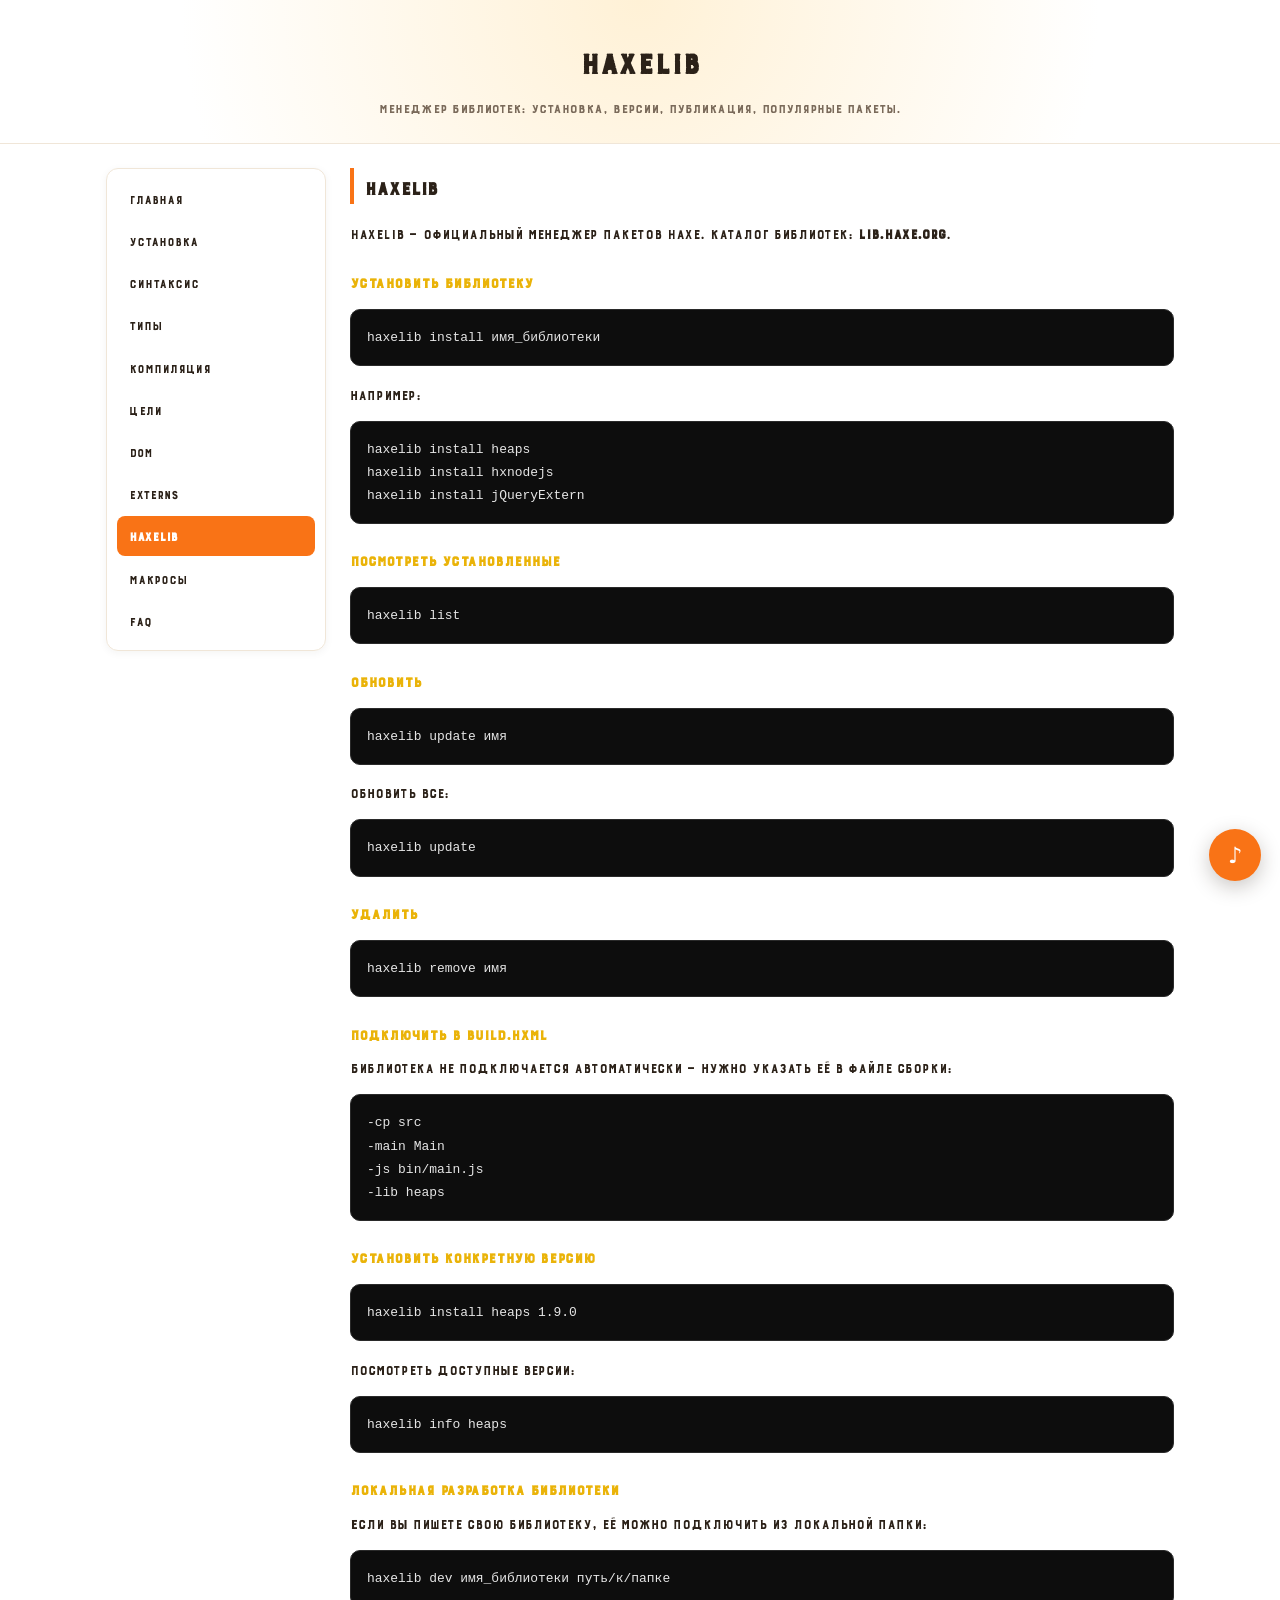
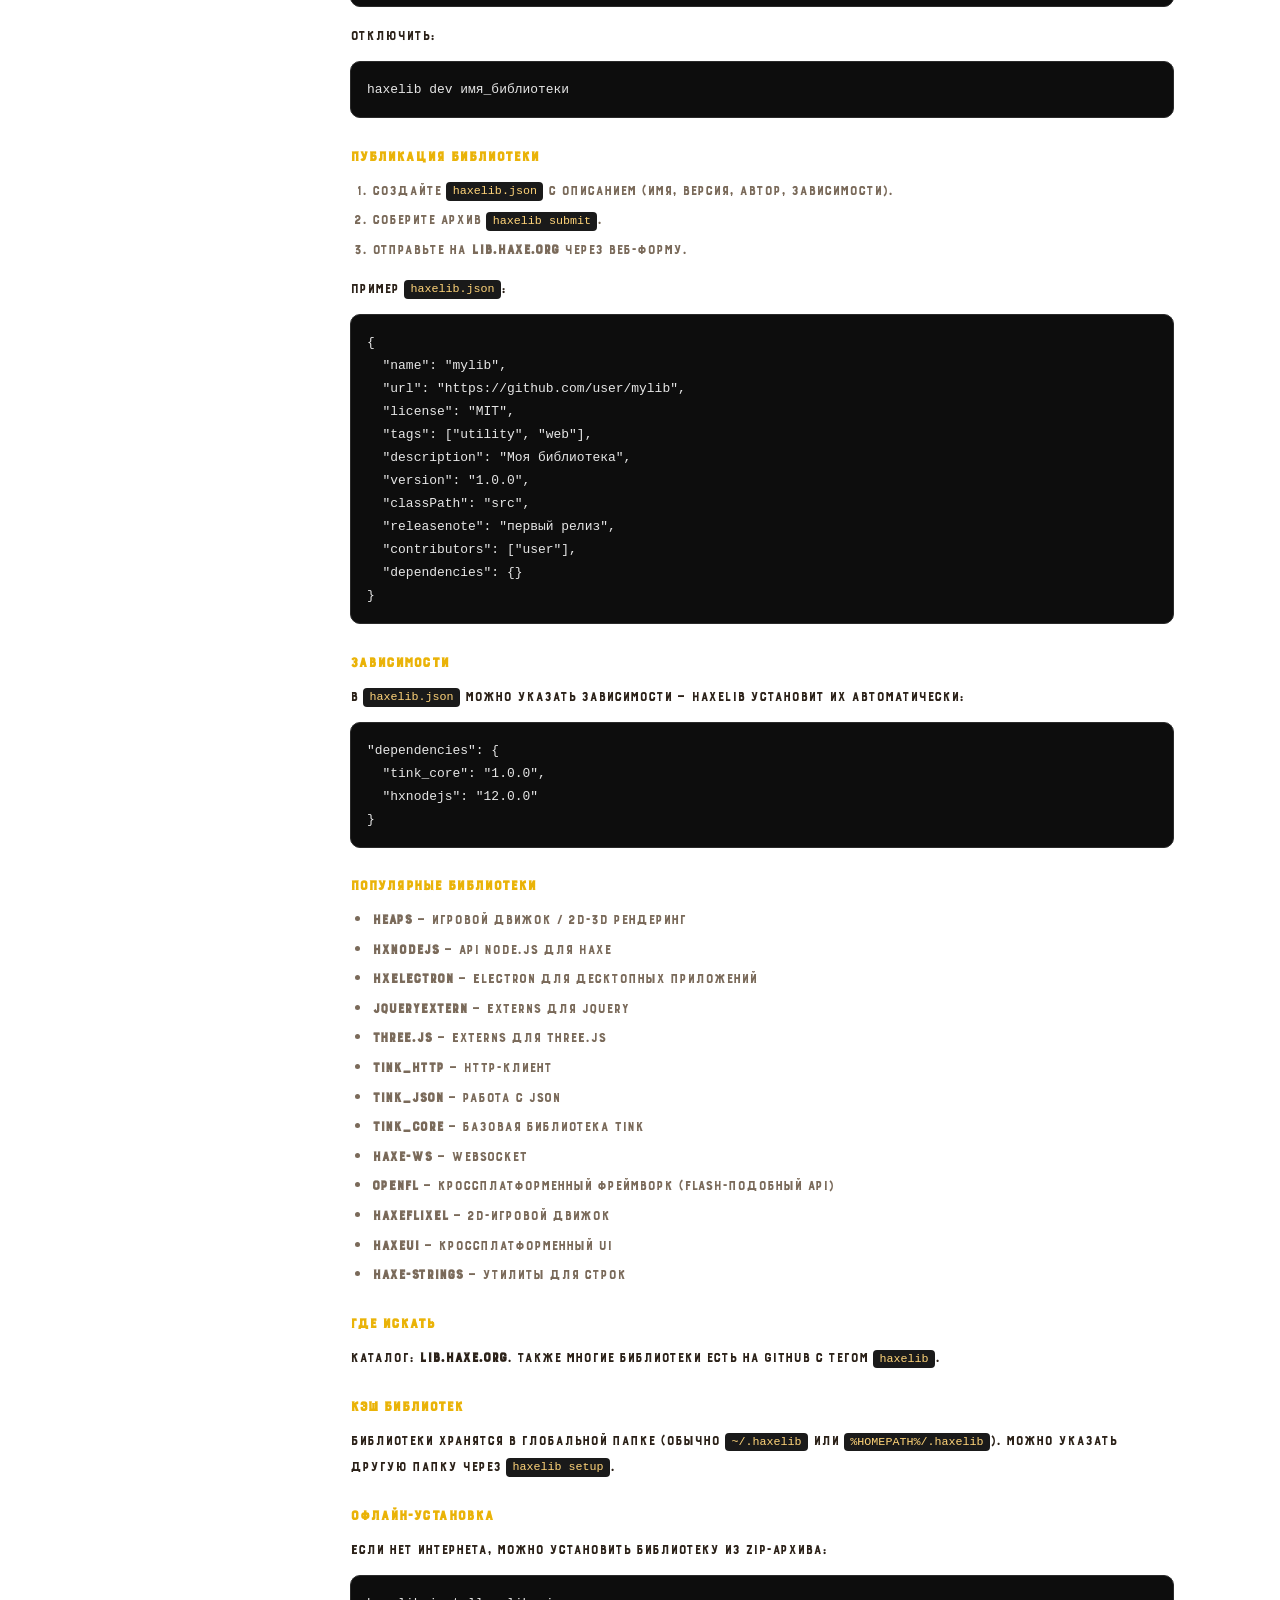
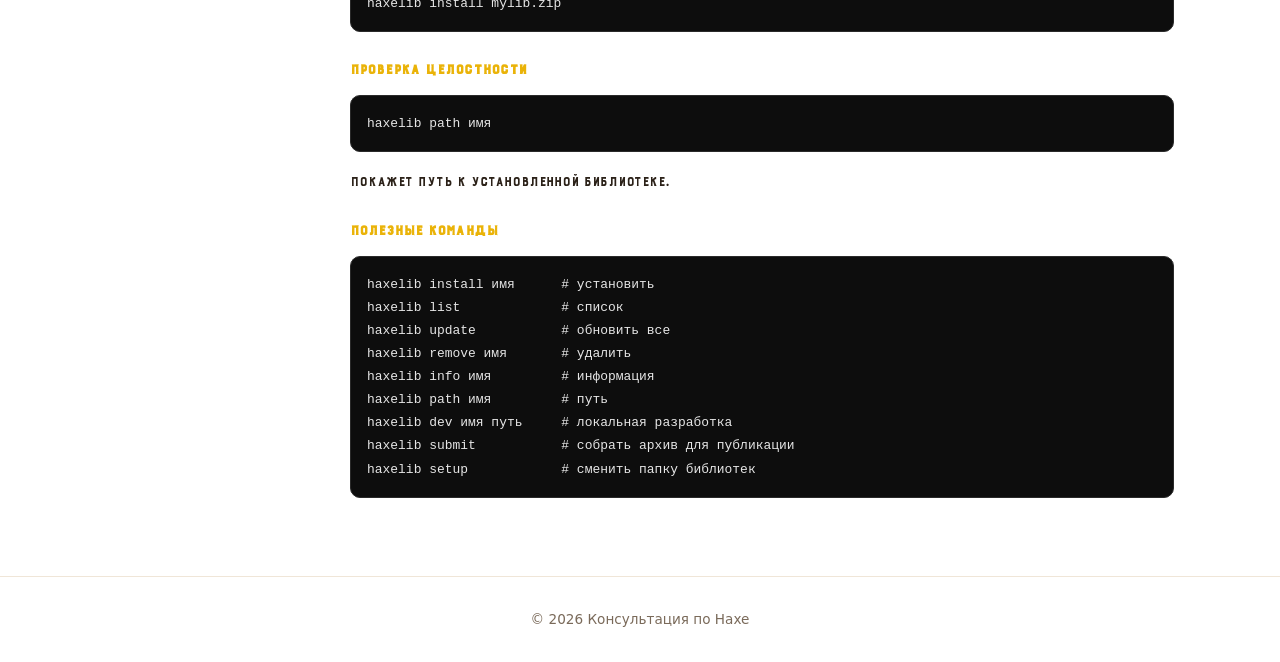
<file: haxelib.html>
<!DOCTYPE html>
<html lang="ru">
<head>
<meta charset="utf-8">
<meta name="viewport" content="width=device-width, initial-scale=1">
<title>Haxelib — Haxe</title>
<link rel="stylesheet" href="font.css">
<link rel="stylesheet" href="style.css">
</head>
<body>
<header><h1>Haxelib</h1><p>Менеджер библиотек: установка, версии, публикация, популярные пакеты.</p></header>
<div class="layout">
<nav class="tabs">
<a href="index.html">Главная</a><a href="install.html">Установка</a><a href="syntax.html">Синтаксис</a><a href="types.html">Типы</a><a href="compile.html">Компиляция</a><a href="targets.html">Цели</a><a href="dom.html">DOM</a><a href="externs.html">Externs</a><a href="haxelib.html" class="active">Haxelib</a><a href="macros.html">Макросы</a><a href="faq.html">FAQ</a>
</nav>
<main>
<h2>Haxelib</h2>
<p>Haxelib — официальный менеджер пакетов Haxe. Каталог библиотек: <strong>lib.haxe.org</strong>.</p>

<h3>Установить библиотеку</h3>
<pre><code>haxelib install имя_библиотеки</code></pre>
<p>Например:</p>
<pre><code>haxelib install heaps
haxelib install hxnodejs
haxelib install jQueryExtern</code></pre>

<h3>Посмотреть установленные</h3>
<pre><code>haxelib list</code></pre>

<h3>Обновить</h3>
<pre><code>haxelib update имя</code></pre>
<p>Обновить все:</p>
<pre><code>haxelib update</code></pre>

<h3>Удалить</h3>
<pre><code>haxelib remove имя</code></pre>

<h3>Подключить в build.hxml</h3>
<p>Библиотека не подключается автоматически — нужно указать её в файле сборки:</p>
<pre><code>-cp src
-main Main
-js bin/main.js
-lib heaps</code></pre>

<h3>Установить конкретную версию</h3>
<pre><code>haxelib install heaps 1.9.0</code></pre>
<p>Посмотреть доступные версии:</p>
<pre><code>haxelib info heaps</code></pre>

<h3>Локальная разработка библиотеки</h3>
<p>Если вы пишете свою библиотеку, её можно подключить из локальной папки:</p>
<pre><code>haxelib dev имя_библиотеки путь/к/папке</code></pre>
<p>Отключить:</p>
<pre><code>haxelib dev имя_библиотеки</code></pre>

<h3>Публикация библиотеки</h3>
<ol>
<li>Создайте <code>haxelib.json</code> с описанием (имя, версия, автор, зависимости).</li>
<li>Соберите архив <code>haxelib submit</code>.</li>
<li>Отправьте на <strong>lib.haxe.org</strong> через веб-форму.</li>
</ol>
<p>Пример <code>haxelib.json</code>:</p>
<pre><code>{
  "name": "mylib",
  "url": "https://github.com/user/mylib",
  "license": "MIT",
  "tags": ["utility", "web"],
  "description": "Моя библиотека",
  "version": "1.0.0",
  "classPath": "src",
  "releasenote": "первый релиз",
  "contributors": ["user"],
  "dependencies": {}
}</code></pre>

<h3>Зависимости</h3>
<p>В <code>haxelib.json</code> можно указать зависимости — haxelib установит их автоматически:</p>
<pre><code>"dependencies": {
  "tink_core": "1.0.0",
  "hxnodejs": "12.0.0"
}</code></pre>

<h3>Популярные библиотеки</h3>
<ul>
<li><strong>heaps</strong> — игровой движок / 2D-3D рендеринг</li>
<li><strong>hxnodejs</strong> — API Node.js для Haxe</li>
<li><strong>hxelectron</strong> — Electron для десктопных приложений</li>
<li><strong>jQueryExtern</strong> — externs для jQuery</li>
<li><strong>three.js</strong> — externs для Three.js</li>
<li><strong>tink_http</strong> — HTTP-клиент</li>
<li><strong>tink_json</strong> — работа с JSON</li>
<li><strong>tink_core</strong> — базовая библиотека tink</li>
<li><strong>haxe-ws</strong> — WebSocket</li>
<li><strong>openfl</strong> — кроссплатформенный фреймворк (Flash-подобный API)</li>
<li><strong>haxeFlixel</strong> — 2D-игровой движок</li>
<li><strong>haxeui</strong> — кроссплатформенный UI</li>
<li><strong>haxe-strings</strong> — утилиты для строк</li>
</ul>

<h3>Где искать</h3>
<p>Каталог: <strong>lib.haxe.org</strong>. Также многие библиотеки есть на GitHub с тегом <code>haxelib</code>.</p>

<h3>Кэш библиотек</h3>
<p>Библиотеки хранятся в глобальной папке (обычно <code>~/.haxelib</code> или <code>%HOMEPATH%/.haxelib</code>). Можно указать другую папку через <code>haxelib setup</code>.</p>

<h3>Офлайн-установка</h3>
<p>Если нет интернета, можно установить библиотеку из zip-архива:</p>
<pre><code>haxelib install mylib.zip</code></pre>

<h3>Проверка целостности</h3>
<pre><code>haxelib path имя</code></pre>
<p>Покажет путь к установленной библиотеке.</p>

<h3>Полезные команды</h3>
<pre><code>haxelib install имя      # установить
haxelib list             # список
haxelib update           # обновить все
haxelib remove имя       # удалить
haxelib info имя         # информация
haxelib path имя         # путь
haxelib dev имя путь     # локальная разработка
haxelib submit           # собрать архив для публикации
haxelib setup            # сменить папку библиотек</code></pre>
</main>
</div>
<footer>© 2026 Консультация по Haxe</footer>
<audio id="bg-music" loop></audio><button id="music-btn">♪</button>
<div id="music-menu"><div class="now-label">Сейчас играет</div><h4 id="now-title">—</h4><ul class="track-list" id="track-list"></ul><div class="seek-label"><span id="seek-current">0:00</span><span id="seek-total">0:00</span></div><input type="range" id="seek" min="0" max="100" value="0" step="0.1"><div class="menu-hint">Зажмите кнопку — меню</div></div>
<script src="script.js"></script>
</body>
</html>
</file>
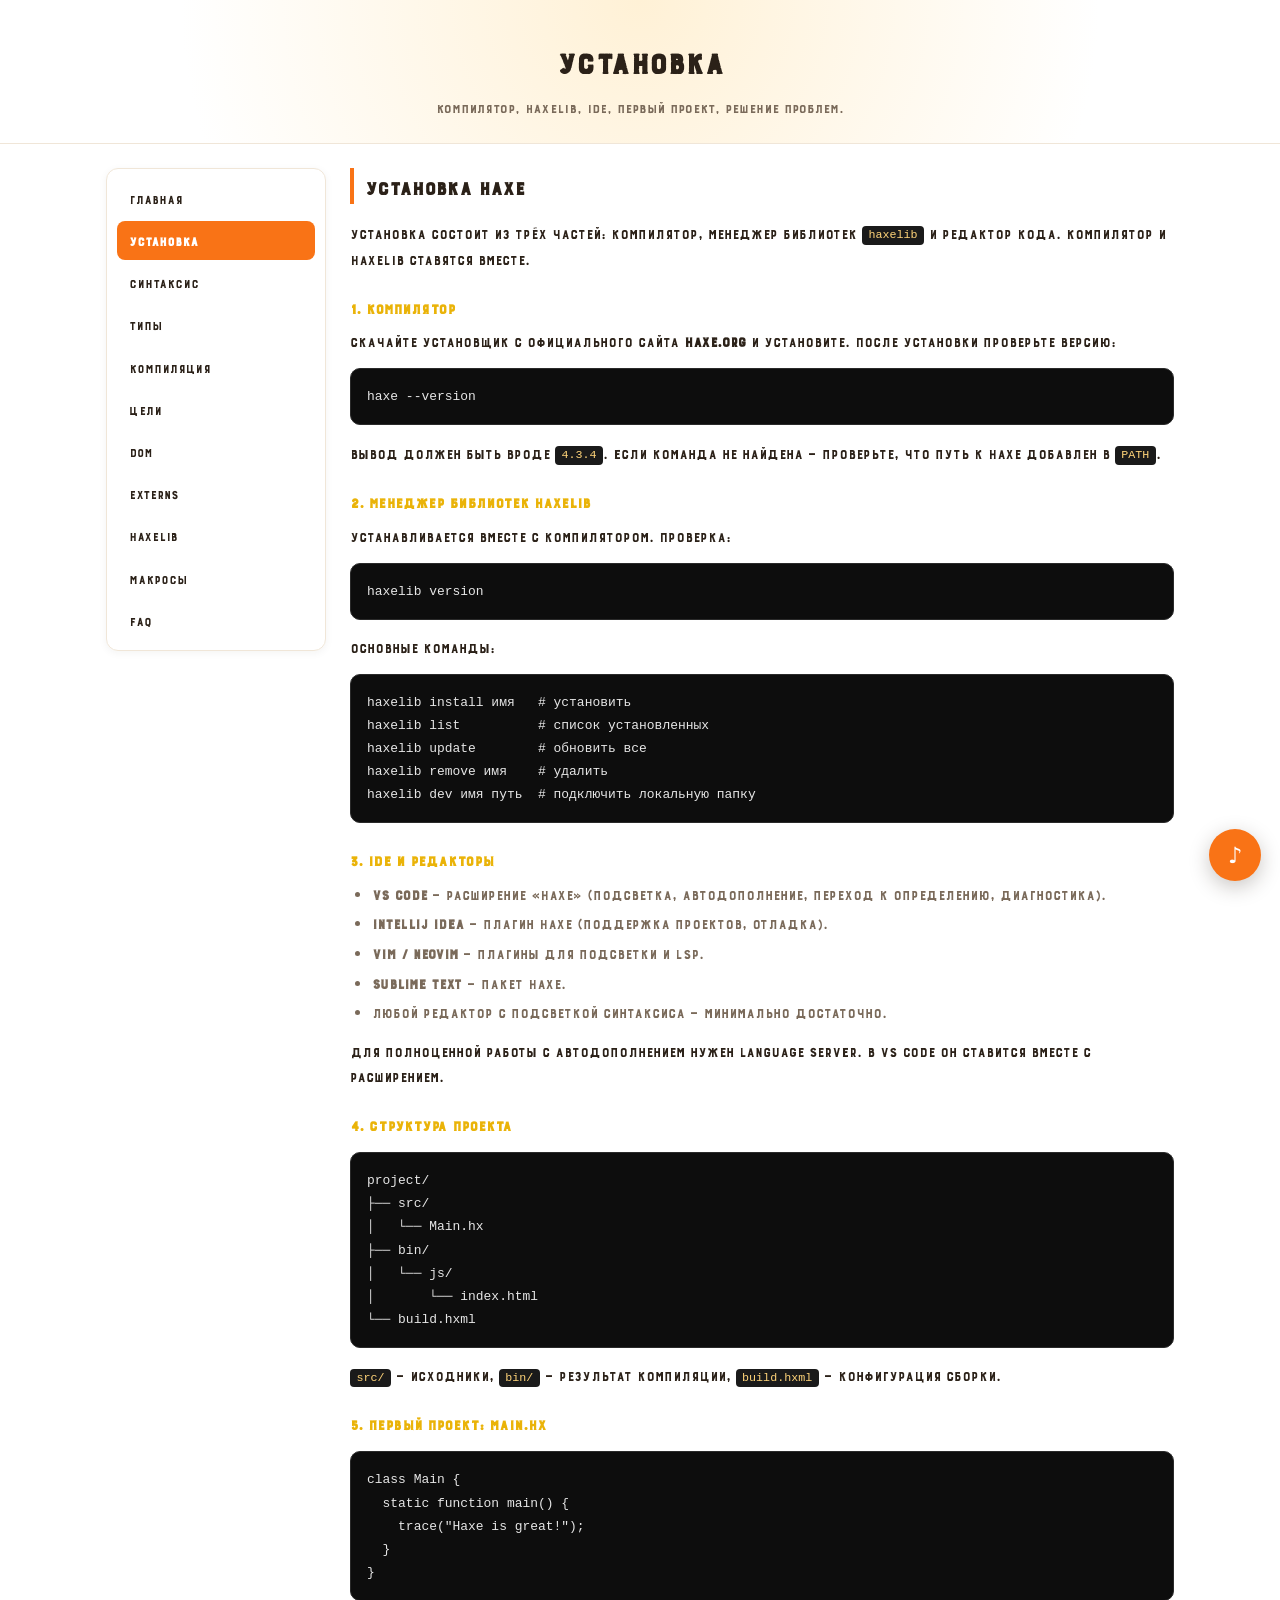
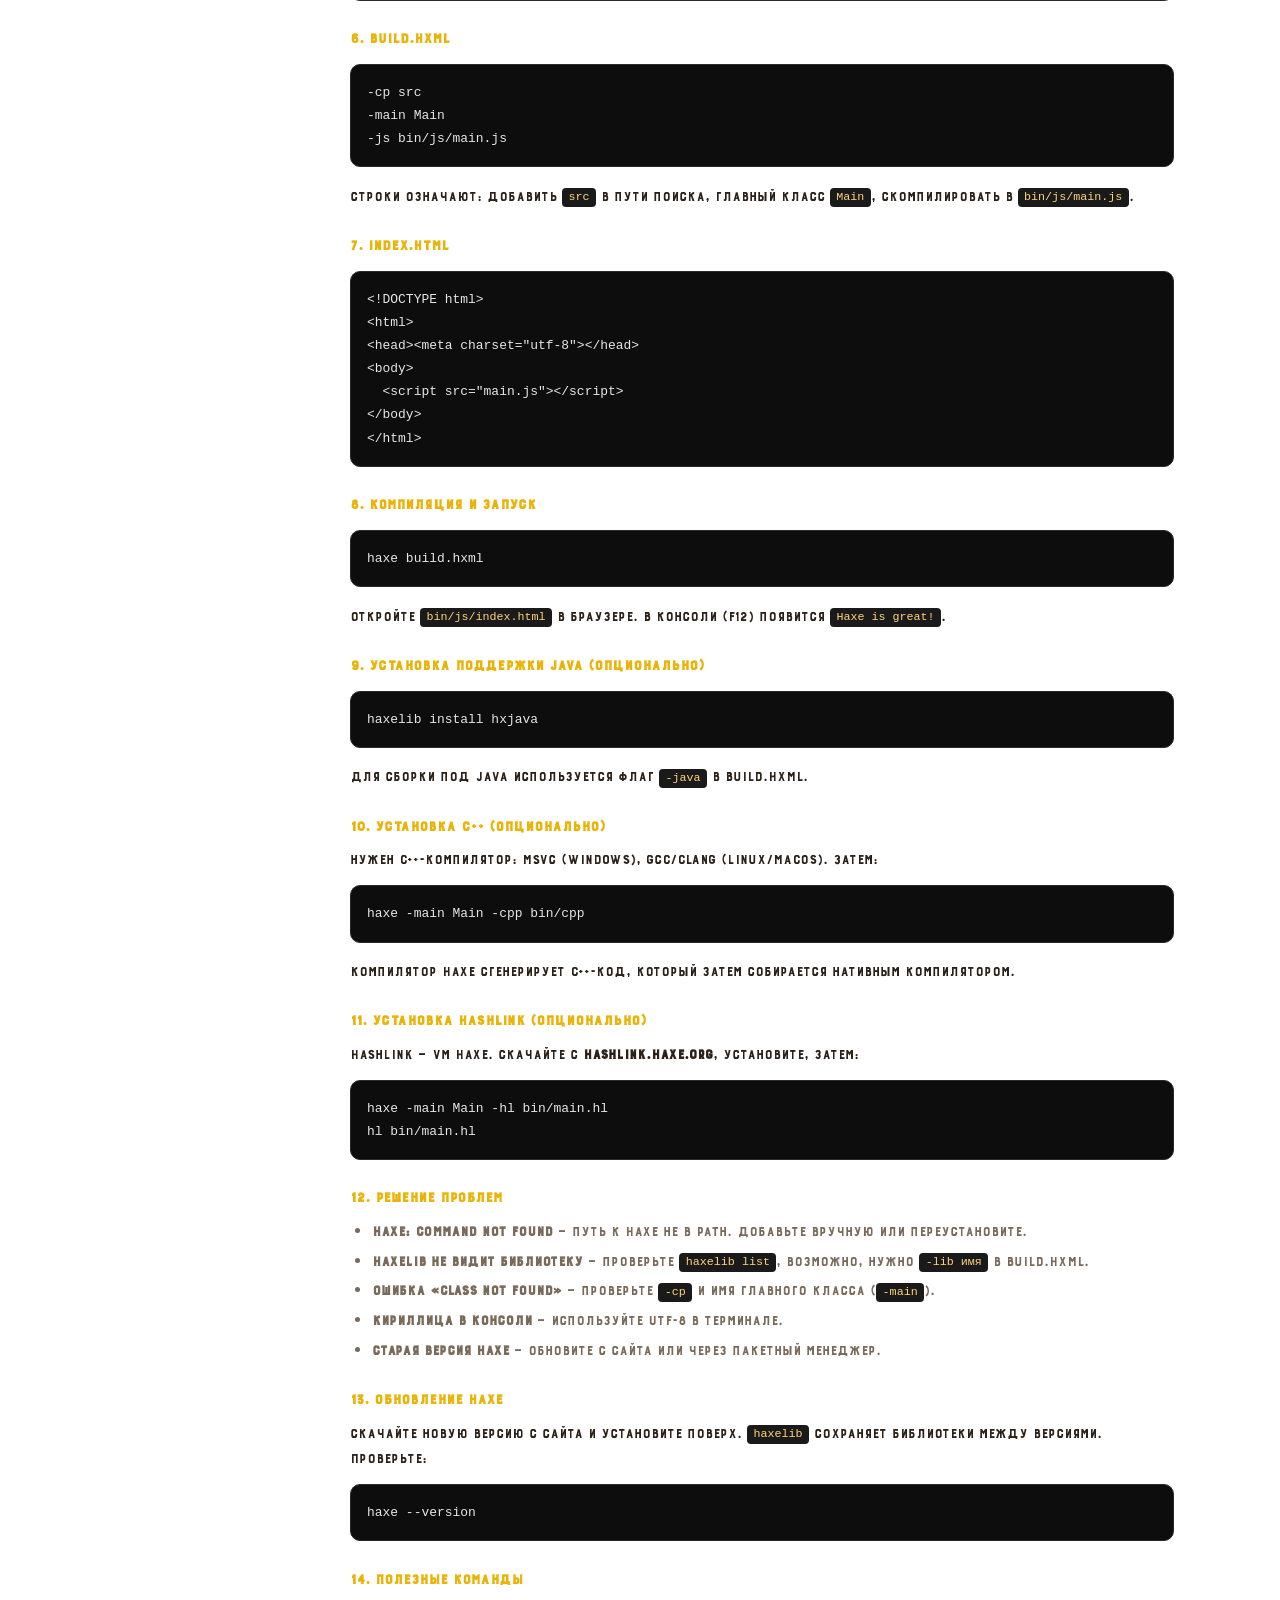
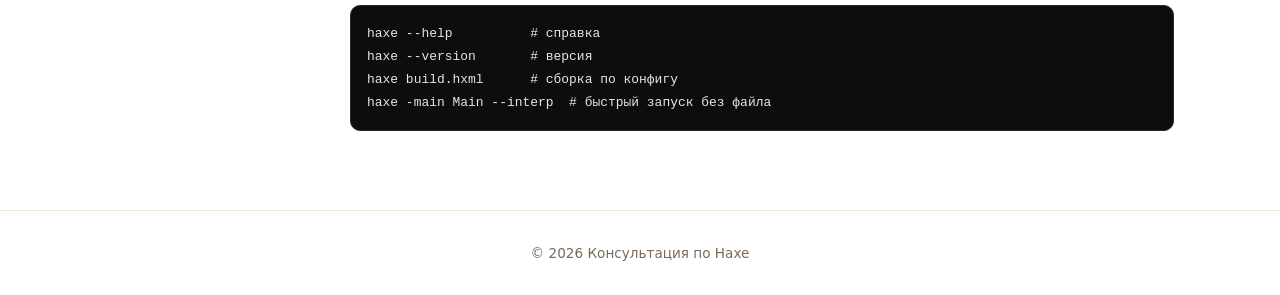
<file: install.html>
<!DOCTYPE html>
<html lang="ru">
<head>
<meta charset="utf-8">
<meta name="viewport" content="width=device-width, initial-scale=1">
<title>Установка — Haxe</title>
<link rel="stylesheet" href="font.css">
<link rel="stylesheet" href="style.css">
</head>
<body>
<header><h1>Установка</h1><p>Компилятор, haxelib, IDE, первый проект, решение проблем.</p></header>
<div class="layout">
<nav class="tabs">
<a href="index.html">Главная</a><a href="install.html" class="active">Установка</a><a href="syntax.html">Синтаксис</a><a href="types.html">Типы</a><a href="compile.html">Компиляция</a><a href="targets.html">Цели</a><a href="dom.html">DOM</a><a href="externs.html">Externs</a><a href="haxelib.html">Haxelib</a><a href="macros.html">Макросы</a><a href="faq.html">FAQ</a>
</nav>
<main>
<h2>Установка Haxe</h2>
<p>Установка состоит из трёх частей: компилятор, менеджер библиотек <code>haxelib</code> и редактор кода. Компилятор и haxelib ставятся вместе.</p>

<h3>1. Компилятор</h3>
<p>Скачайте установщик с официального сайта <strong>haxe.org</strong> и установите. После установки проверьте версию:</p>
<pre><code>haxe --version</code></pre>
<p>Вывод должен быть вроде <code>4.3.4</code>. Если команда не найдена — проверьте, что путь к Haxe добавлен в <code>PATH</code>.</p>

<h3>2. Менеджер библиотек haxelib</h3>
<p>Устанавливается вместе с компилятором. Проверка:</p>
<pre><code>haxelib version</code></pre>
<p>Основные команды:</p>
<pre><code>haxelib install имя   # установить
haxelib list          # список установленных
haxelib update        # обновить все
haxelib remove имя    # удалить
haxelib dev имя путь  # подключить локальную папку</code></pre>

<h3>3. IDE и редакторы</h3>
<ul>
<li><strong>VS Code</strong> — расширение «Haxe» (подсветка, автодополнение, переход к определению, диагностика).</li>
<li><strong>IntelliJ IDEA</strong> — плагин Haxe (поддержка проектов, отладка).</li>
<li><strong>Vim / Neovim</strong> — плагины для подсветки и LSP.</li>
<li><strong>Sublime Text</strong> — пакет Haxe.</li>
<li>Любой редактор с подсветкой синтаксиса — минимально достаточно.</li>
</ul>
<p>Для полноценной работы с автодополнением нужен language server. В VS Code он ставится вместе с расширением.</p>

<h3>4. Структура проекта</h3>
<pre><code>project/
├── src/
│   └── Main.hx
├── bin/
│   └── js/
│       └── index.html
└── build.hxml</code></pre>
<p><code>src/</code> — исходники, <code>bin/</code> — результат компиляции, <code>build.hxml</code> — конфигурация сборки.</p>

<h3>5. Первый проект: Main.hx</h3>
<pre><code>class Main {
  static function main() {
    trace("Haxe is great!");
  }
}</code></pre>

<h3>6. build.hxml</h3>
<pre><code>-cp src
-main Main
-js bin/js/main.js</code></pre>
<p>Строки означают: добавить <code>src</code> в пути поиска, главный класс <code>Main</code>, скомпилировать в <code>bin/js/main.js</code>.</p>

<h3>7. index.html</h3>
<pre><code>&lt;!DOCTYPE html&gt;
&lt;html&gt;
&lt;head&gt;&lt;meta charset="utf-8"&gt;&lt;/head&gt;
&lt;body&gt;
  &lt;script src="main.js"&gt;&lt;/script&gt;
&lt;/body&gt;
&lt;/html&gt;</code></pre>

<h3>8. Компиляция и запуск</h3>
<pre><code>haxe build.hxml</code></pre>
<p>Откройте <code>bin/js/index.html</code> в браузере. В консоли (F12) появится <code>Haxe is great!</code>.</p>

<h3>9. Установка поддержки Java (опционально)</h3>
<pre><code>haxelib install hxjava</code></pre>
<p>Для сборки под Java используется флаг <code>-java</code> в build.hxml.</p>

<h3>10. Установка C++ (опционально)</h3>
<p>Нужен C++-компилятор: MSVC (Windows), GCC/Clang (Linux/macOS). Затем:</p>
<pre><code>haxe -main Main -cpp bin/cpp</code></pre>
<p>Компилятор Haxe сгенерирует C++-код, который затем собирается нативным компилятором.</p>

<h3>11. Установка HashLink (опционально)</h3>
<p>HashLink — VM Haxe. Скачайте с <strong>hashlink.haxe.org</strong>, установите, затем:</p>
<pre><code>haxe -main Main -hl bin/main.hl
hl bin/main.hl</code></pre>

<h3>12. Решение проблем</h3>
<ul>
<li><strong>haxe: command not found</strong> — путь к Haxe не в PATH. Добавьте вручную или переустановите.</li>
<li><strong>haxelib не видит библиотеку</strong> — проверьте <code>haxelib list</code>, возможно, нужно <code>-lib имя</code> в build.hxml.</li>
<li><strong>Ошибка «Class not found»</strong> — проверьте <code>-cp</code> и имя главного класса (<code>-main</code>).</li>
<li><strong>Кириллица в консоли</strong> — используйте UTF-8 в терминале.</li>
<li><strong>Старая версия Haxe</strong> — обновите с сайта или через пакетный менеджер.</li>
</ul>

<h3>13. Обновление Haxe</h3>
<p>Скачайте новую версию с сайта и установите поверх. <code>haxelib</code> сохраняет библиотеки между версиями. Проверьте:</p>
<pre><code>haxe --version</code></pre>

<h3>14. Полезные команды</h3>
<pre><code>haxe --help          # справка
haxe --version       # версия
haxe build.hxml      # сборка по конфигу
haxe -main Main --interp  # быстрый запуск без файла</code></pre>
</main>
</div>
<footer>© 2026 Консультация по Haxe</footer>
<audio id="bg-music" loop></audio><button id="music-btn">♪</button>
<div id="music-menu"><div class="now-label">Сейчас играет</div><h4 id="now-title">—</h4><ul class="track-list" id="track-list"></ul><div class="seek-label"><span id="seek-current">0:00</span><span id="seek-total">0:00</span></div><input type="range" id="seek" min="0" max="100" value="0" step="0.1"><div class="menu-hint">Зажмите кнопку — меню</div></div>
<script src="script.js"></script>
</body>
</html>
</file>
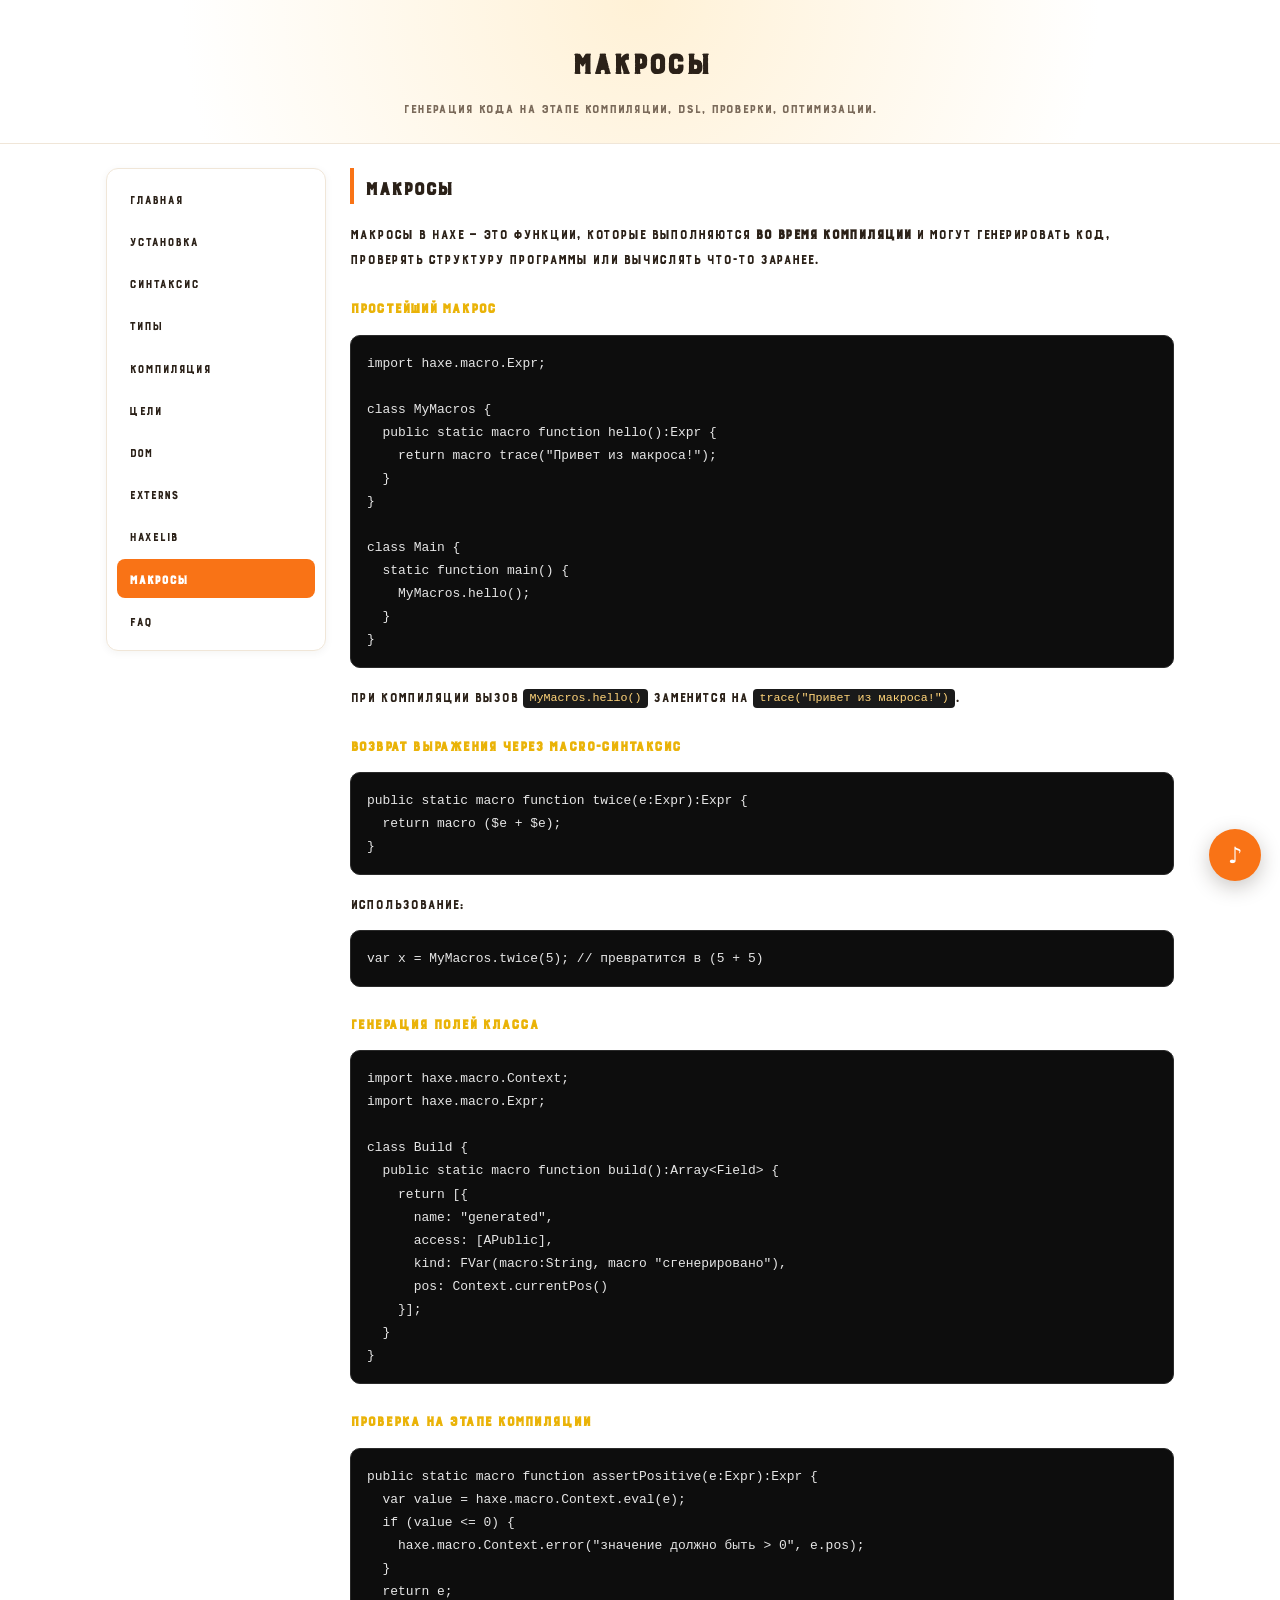
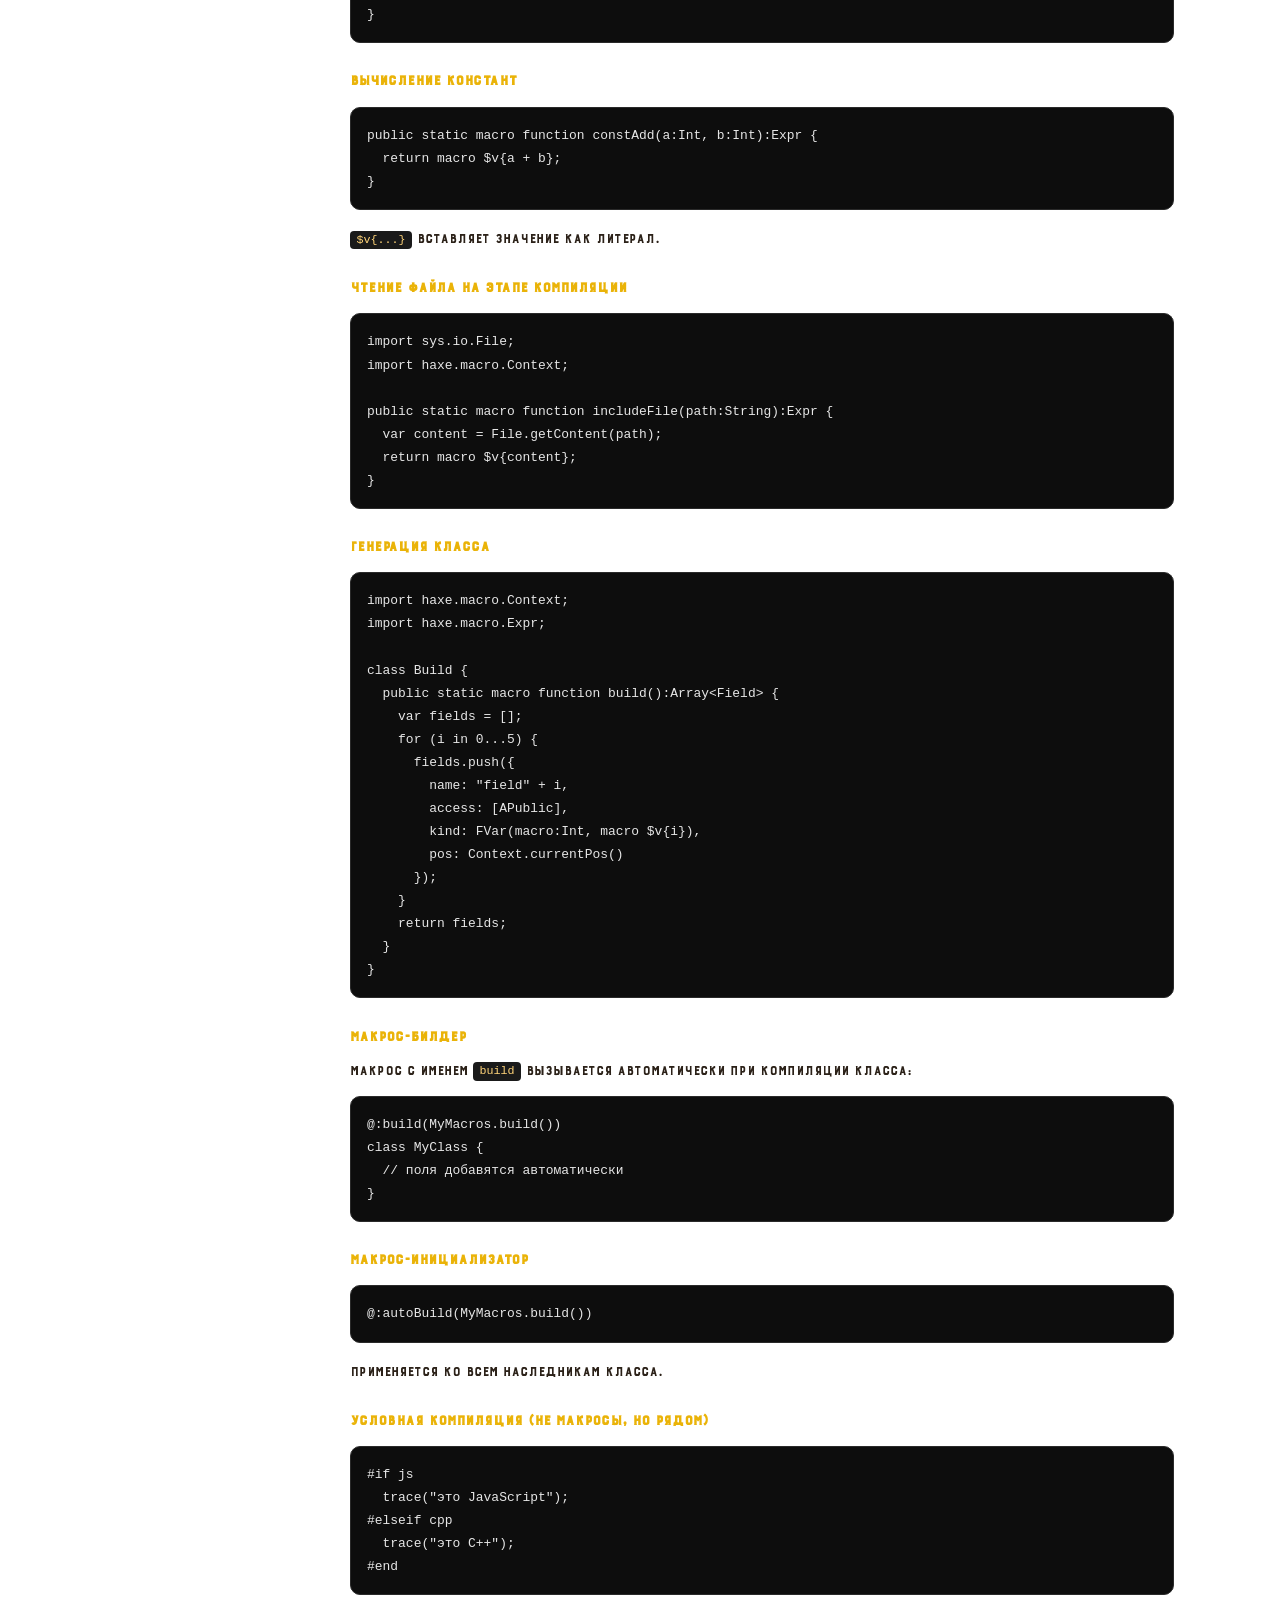
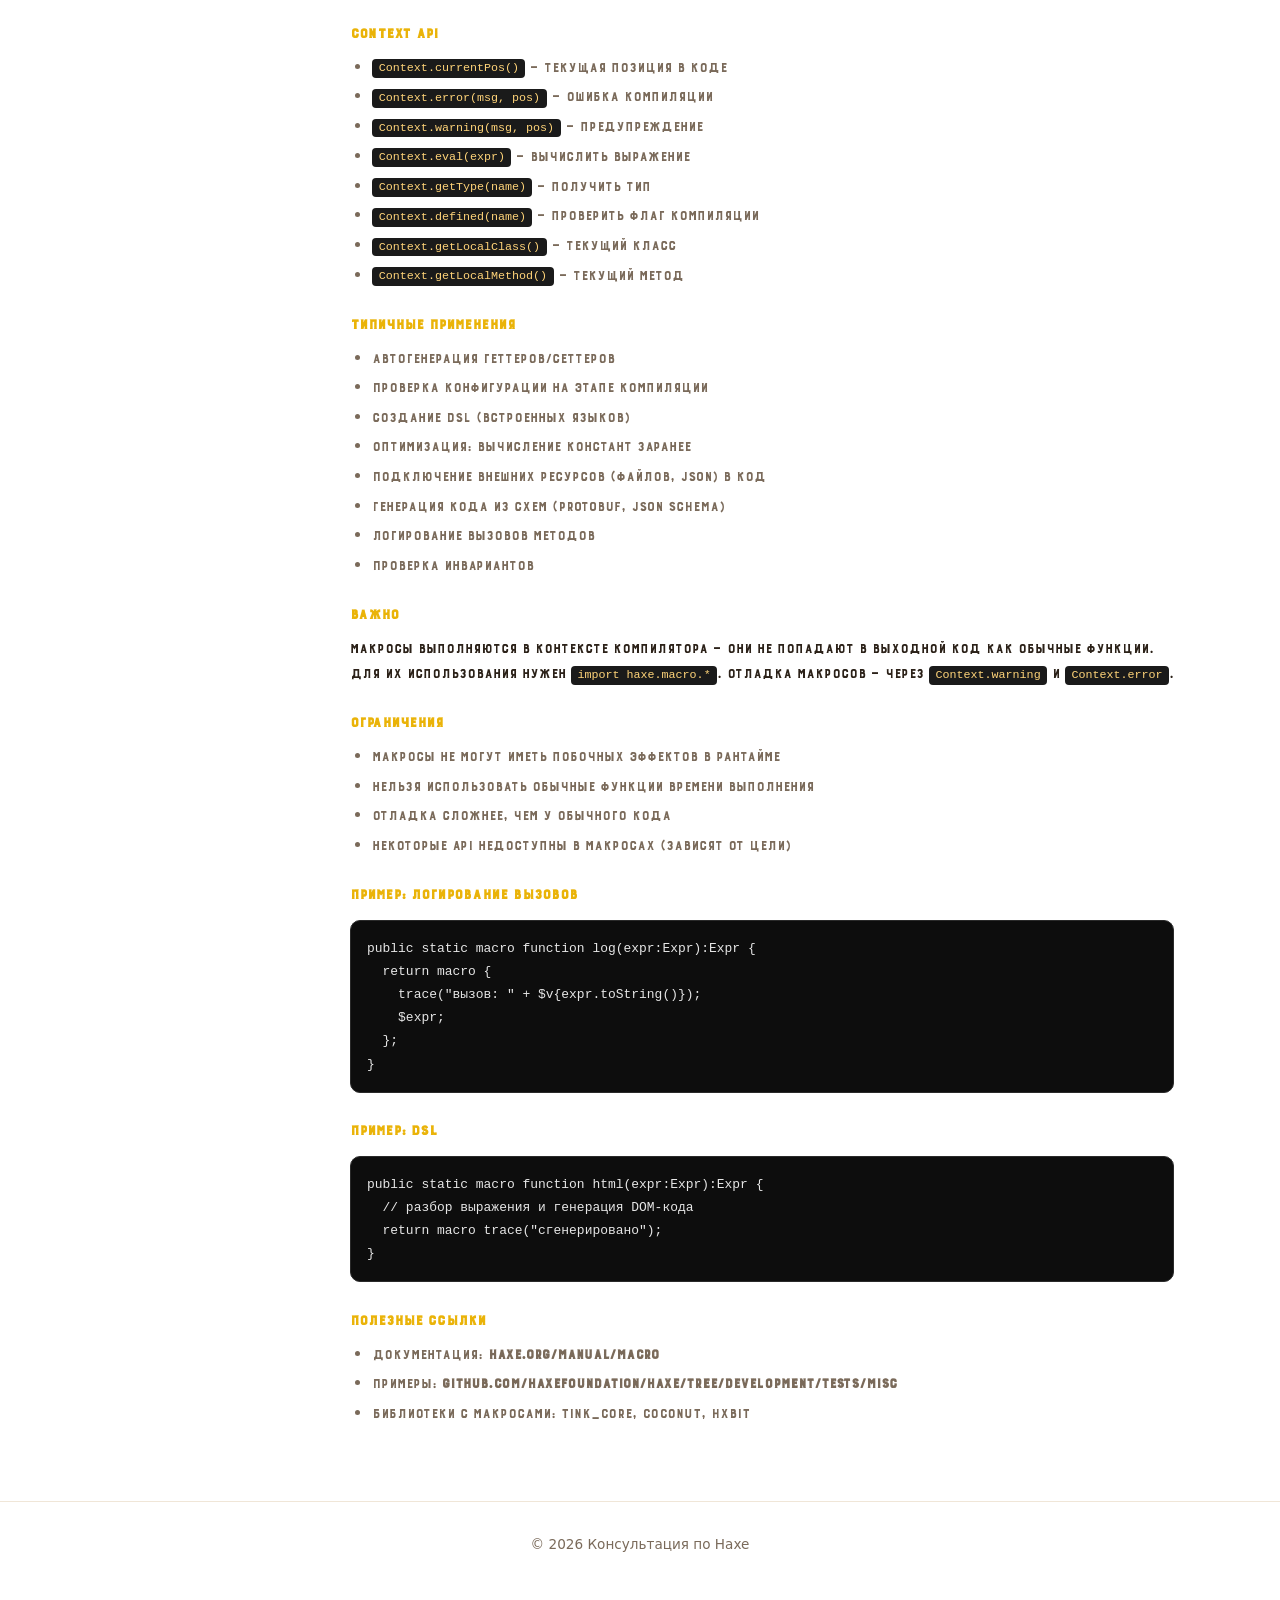
<file: macros.html>
<!DOCTYPE html>
<html lang="ru">
<head>
<meta charset="utf-8">
<meta name="viewport" content="width=device-width, initial-scale=1">
<title>Макросы — Haxe</title>
<link rel="stylesheet" href="font.css">
<link rel="stylesheet" href="style.css">
</head>
<body>
<header><h1>Макросы</h1><p>Генерация кода на этапе компиляции, DSL, проверки, оптимизации.</p></header>
<div class="layout">
<nav class="tabs">
<a href="index.html">Главная</a><a href="install.html">Установка</a><a href="syntax.html">Синтаксис</a><a href="types.html">Типы</a><a href="compile.html">Компиляция</a><a href="targets.html">Цели</a><a href="dom.html">DOM</a><a href="externs.html">Externs</a><a href="haxelib.html">Haxelib</a><a href="macros.html" class="active">Макросы</a><a href="faq.html">FAQ</a>
</nav>
<main>
<h2>Макросы</h2>
<p>Макросы в Haxe — это функции, которые выполняются <strong>во время компиляции</strong> и могут генерировать код, проверять структуру программы или вычислять что-то заранее.</p>

<h3>Простейший макрос</h3>
<pre><code>import haxe.macro.Expr;

class MyMacros {
  public static macro function hello():Expr {
    return macro trace("Привет из макроса!");
  }
}

class Main {
  static function main() {
    MyMacros.hello();
  }
}</code></pre>
<p>При компиляции вызов <code>MyMacros.hello()</code> заменится на <code>trace("Привет из макроса!")</code>.</p>

<h3>Возврат выражения через macro-синтаксис</h3>
<pre><code>public static macro function twice(e:Expr):Expr {
  return macro ($e + $e);
}</code></pre>
<p>Использование:</p>
<pre><code>var x = MyMacros.twice(5); // превратится в (5 + 5)</code></pre>

<h3>Генерация полей класса</h3>
<pre><code>import haxe.macro.Context;
import haxe.macro.Expr;

class Build {
  public static macro function build():Array&lt;Field&gt; {
    return [{
      name: "generated",
      access: [APublic],
      kind: FVar(macro:String, macro "сгенерировано"),
      pos: Context.currentPos()
    }];
  }
}</code></pre>

<h3>Проверка на этапе компиляции</h3>
<pre><code>public static macro function assertPositive(e:Expr):Expr {
  var value = haxe.macro.Context.eval(e);
  if (value &lt;= 0) {
    haxe.macro.Context.error("значение должно быть &gt; 0", e.pos);
  }
  return e;
}</code></pre>

<h3>Вычисление констант</h3>
<pre><code>public static macro function constAdd(a:Int, b:Int):Expr {
  return macro $v{a + b};
}</code></pre>
<p><code>$v{...}</code> вставляет значение как литерал.</p>

<h3>Чтение файла на этапе компиляции</h3>
<pre><code>import sys.io.File;
import haxe.macro.Context;

public static macro function includeFile(path:String):Expr {
  var content = File.getContent(path);
  return macro $v{content};
}</code></pre>

<h3>Генерация класса</h3>
<pre><code>import haxe.macro.Context;
import haxe.macro.Expr;

class Build {
  public static macro function build():Array&lt;Field&gt; {
    var fields = [];
    for (i in 0...5) {
      fields.push({
        name: "field" + i,
        access: [APublic],
        kind: FVar(macro:Int, macro $v{i}),
        pos: Context.currentPos()
      });
    }
    return fields;
  }
}</code></pre>

<h3>Макрос-билдер</h3>
<p>Макрос с именем <code>build</code> вызывается автоматически при компиляции класса:</p>
<pre><code>@:build(MyMacros.build())
class MyClass {
  // поля добавятся автоматически
}</code></pre>

<h3>Макрос-инициализатор</h3>
<pre><code>@:autoBuild(MyMacros.build())</code></pre>
<p>Применяется ко всем наследникам класса.</p>

<h3>Условная компиляция (не макросы, но рядом)</h3>
<pre><code>#if js
  trace("это JavaScript");
#elseif cpp
  trace("это C++");
#end</code></pre>

<h3>Context API</h3>
<ul>
<li><code>Context.currentPos()</code> — текущая позиция в коде</li>
<li><code>Context.error(msg, pos)</code> — ошибка компиляции</li>
<li><code>Context.warning(msg, pos)</code> — предупреждение</li>
<li><code>Context.eval(expr)</code> — вычислить выражение</li>
<li><code>Context.getType(name)</code> — получить тип</li>
<li><code>Context.defined(name)</code> — проверить флаг компиляции</li>
<li><code>Context.getLocalClass()</code> — текущий класс</li>
<li><code>Context.getLocalMethod()</code> — текущий метод</li>
</ul>

<h3>Типичные применения</h3>
<ul>
<li>Автогенерация геттеров/сеттеров</li>
<li>Проверка конфигурации на этапе компиляции</li>
<li>Создание DSL (встроенных языков)</li>
<li>Оптимизация: вычисление констант заранее</li>
<li>Подключение внешних ресурсов (файлов, JSON) в код</li>
<li>Генерация кода из схем (protobuf, JSON Schema)</li>
<li>Логирование вызовов методов</li>
<li>Проверка инвариантов</li>
</ul>

<h3>Важно</h3>
<p>Макросы выполняются в контексте компилятора — они не попадают в выходной код как обычные функции. Для их использования нужен <code>import haxe.macro.*</code>. Отладка макросов — через <code>Context.warning</code> и <code>Context.error</code>.</p>

<h3>Ограничения</h3>
<ul>
<li>Макросы не могут иметь побочных эффектов в рантайме</li>
<li>Нельзя использовать обычные функции времени выполнения</li>
<li>Отладка сложнее, чем у обычного кода</li>
<li>Некоторые API недоступны в макросах (зависят от цели)</li>
</ul>

<h3>Пример: логирование вызовов</h3>
<pre><code>public static macro function log(expr:Expr):Expr {
  return macro {
    trace("вызов: " + $v{expr.toString()});
    $expr;
  };
}</code></pre>

<h3>Пример: DSL</h3>
<pre><code>public static macro function html(expr:Expr):Expr {
  // разбор выражения и генерация DOM-кода
  return macro trace("сгенерировано");
}</code></pre>

<h3>Полезные ссылки</h3>
<ul>
<li>Документация: <strong>haxe.org/manual/macro</strong></li>
<li>Примеры: <strong>github.com/HaxeFoundation/haxe/tree/development/tests/misc</strong></li>
<li>Библиотеки с макросами: tink_core, coconut, hxbit</li>
</ul>
</main>
</div>
<footer>© 2026 Консультация по Haxe</footer>
<audio id="bg-music" loop></audio><button id="music-btn">♪</button>
<div id="music-menu"><div class="now-label">Сейчас играет</div><h4 id="now-title">—</h4><ul class="track-list" id="track-list"></ul><div class="seek-label"><span id="seek-current">0:00</span><span id="seek-total">0:00</span></div><input type="range" id="seek" min="0" max="100" value="0" step="0.1"><div class="menu-hint">Зажмите кнопку — меню</div></div>
<script src="script.js"></script>
</body>
</html>
</file>
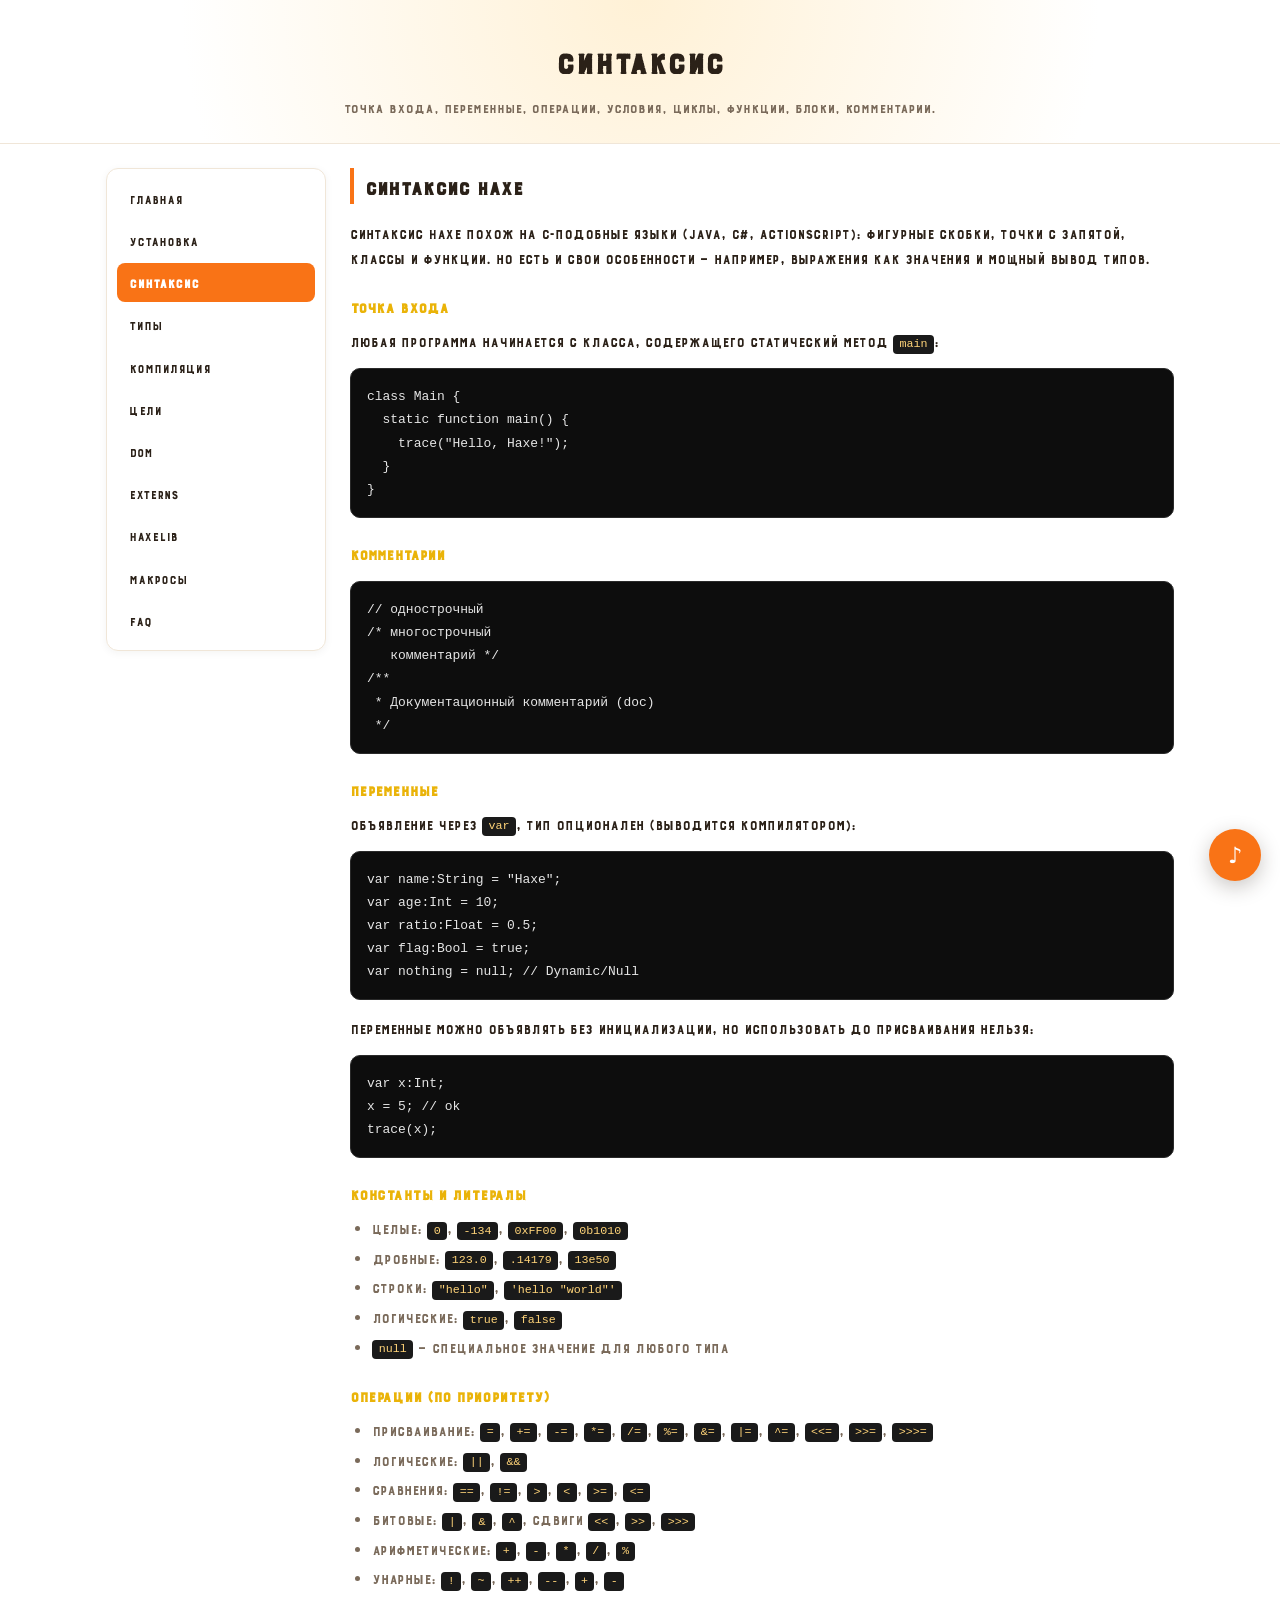
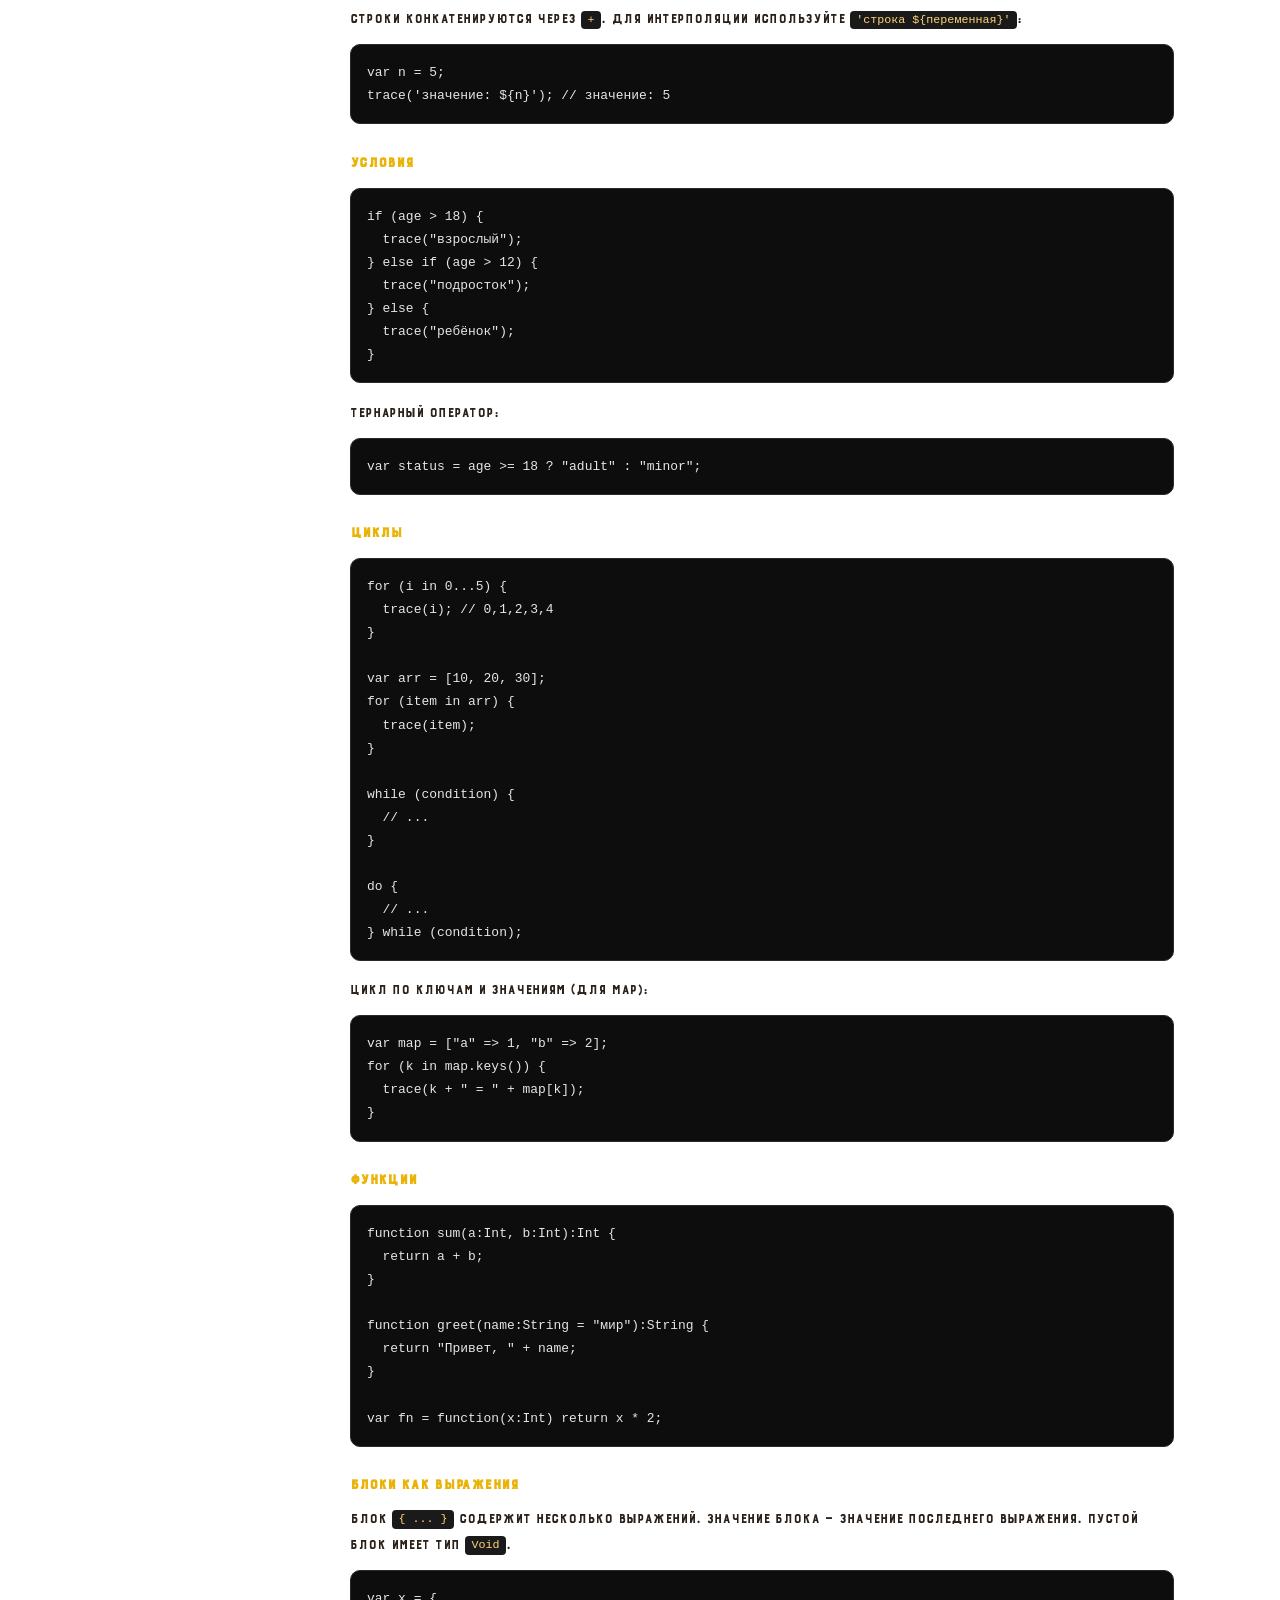
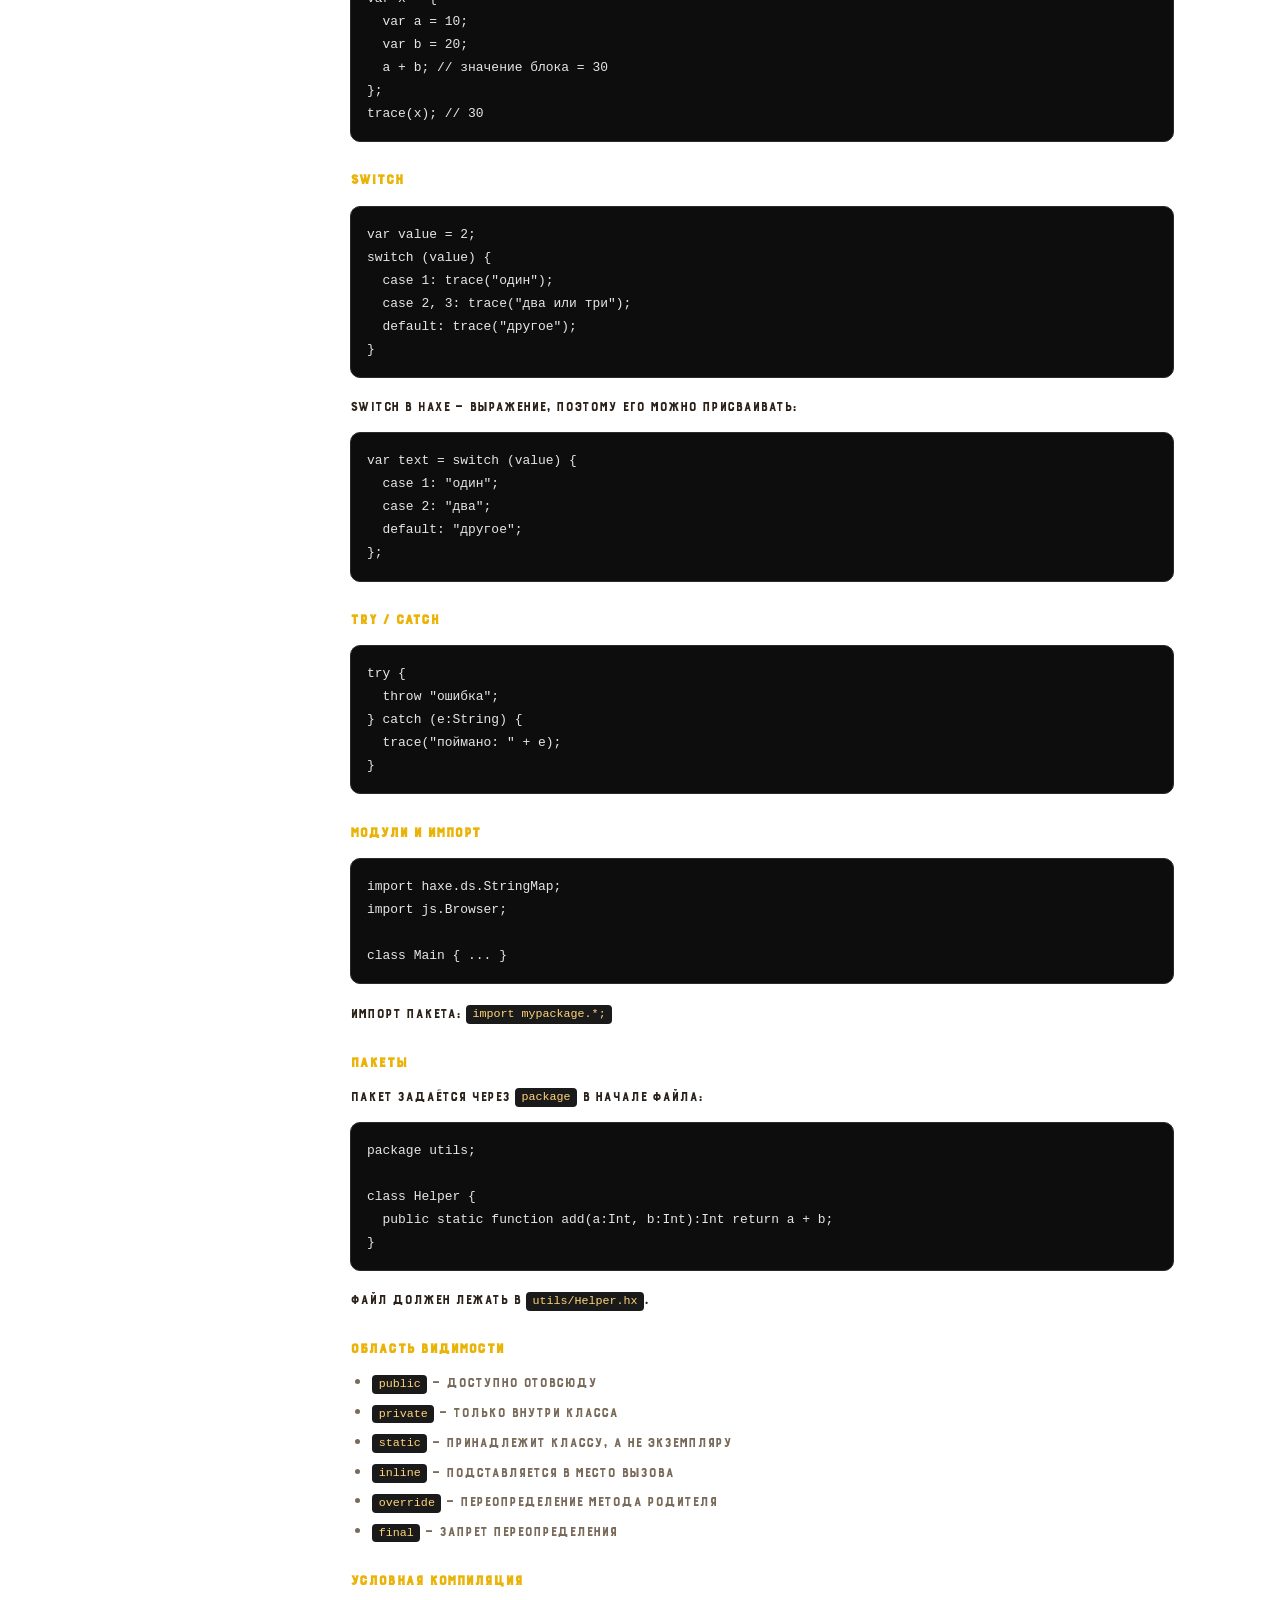
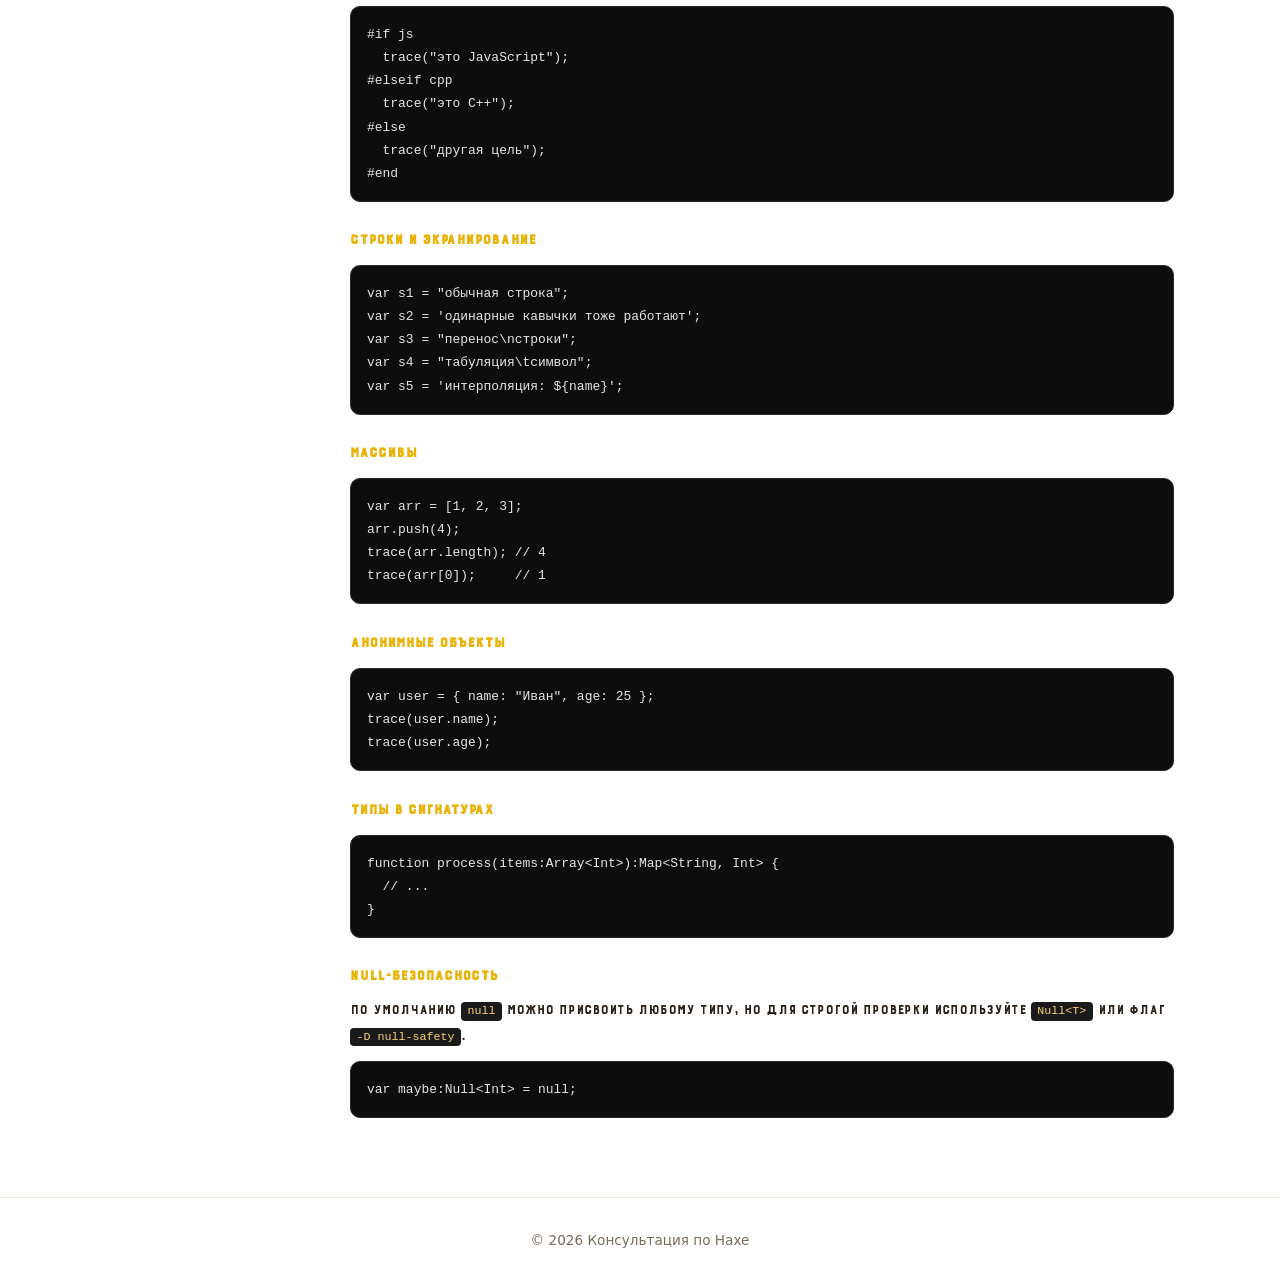
<file: syntax.html>
<!DOCTYPE html>
<html lang="ru">
<head>
<meta charset="utf-8">
<meta name="viewport" content="width=device-width, initial-scale=1">
<title>Синтаксис — Haxe</title>
<link rel="stylesheet" href="font.css">
<link rel="stylesheet" href="style.css">
</head>
<body>
<header><h1>Синтаксис</h1><p>Точка входа, переменные, операции, условия, циклы, функции, блоки, комментарии.</p></header>
<div class="layout">
<nav class="tabs">
<a href="index.html">Главная</a><a href="install.html">Установка</a><a href="syntax.html" class="active">Синтаксис</a><a href="types.html">Типы</a><a href="compile.html">Компиляция</a><a href="targets.html">Цели</a><a href="dom.html">DOM</a><a href="externs.html">Externs</a><a href="haxelib.html">Haxelib</a><a href="macros.html">Макросы</a><a href="faq.html">FAQ</a>
</nav>
<main>
<h2>Синтаксис Haxe</h2>
<p>Синтаксис Haxe похож на C-подобные языки (Java, C#, ActionScript): фигурные скобки, точки с запятой, классы и функции. Но есть и свои особенности — например, выражения как значения и мощный вывод типов.</p>

<h3>Точка входа</h3>
<p>Любая программа начинается с класса, содержащего статический метод <code>main</code>:</p>
<pre><code>class Main {
  static function main() {
    trace("Hello, Haxe!");
  }
}</code></pre>

<h3>Комментарии</h3>
<pre><code>// однострочный
/* многострочный
   комментарий */
/**
 * Документационный комментарий (doc)
 */</code></pre>

<h3>Переменные</h3>
<p>Объявление через <code>var</code>, тип опционален (выводится компилятором):</p>
<pre><code>var name:String = "Haxe";
var age:Int = 10;
var ratio:Float = 0.5;
var flag:Bool = true;
var nothing = null; // Dynamic/Null</code></pre>
<p>Переменные можно объявлять без инициализации, но использовать до присваивания нельзя:</p>
<pre><code>var x:Int;
x = 5; // ok
trace(x);</code></pre>

<h3>Константы и литералы</h3>
<ul>
<li>Целые: <code>0</code>, <code>-134</code>, <code>0xFF00</code>, <code>0b1010</code></li>
<li>Дробные: <code>123.0</code>, <code>.14179</code>, <code>13e50</code></li>
<li>Строки: <code>"hello"</code>, <code>'hello "world"'</code></li>
<li>Логические: <code>true</code>, <code>false</code></li>
<li><code>null</code> — специальное значение для любого типа</li>
</ul>

<h3>Операции (по приоритету)</h3>
<ul>
<li>Присваивание: <code>=</code>, <code>+=</code>, <code>-=</code>, <code>*=</code>, <code>/=</code>, <code>%=</code>, <code>&amp;=</code>, <code>|=</code>, <code>^=</code>, <code>&lt;&lt;=</code>, <code>&gt;&gt;=</code>, <code>&gt;&gt;&gt;=</code></li>
<li>Логические: <code>||</code>, <code>&amp;&amp;</code></li>
<li>Сравнения: <code>==</code>, <code>!=</code>, <code>&gt;</code>, <code>&lt;</code>, <code>&gt;=</code>, <code>&lt;=</code></li>
<li>Битовые: <code>|</code>, <code>&amp;</code>, <code>^</code>, сдвиги <code>&lt;&lt;</code>, <code>&gt;&gt;</code>, <code>&gt;&gt;&gt;</code></li>
<li>Арифметические: <code>+</code>, <code>-</code>, <code>*</code>, <code>/</code>, <code>%</code></li>
<li>Унарные: <code>!</code>, <code>~</code>, <code>++</code>, <code>--</code>, <code>+</code>, <code>-</code></li>
</ul>
<p>Строки конкатенируются через <code>+</code>. Для интерполяции используйте <code>'строка ${переменная}'</code>:</p>
<pre><code>var n = 5;
trace('значение: ${n}'); // значение: 5</code></pre>

<h3>Условия</h3>
<pre><code>if (age &gt; 18) {
  trace("взрослый");
} else if (age &gt; 12) {
  trace("подросток");
} else {
  trace("ребёнок");
}</code></pre>
<p>Тернарный оператор:</p>
<pre><code>var status = age &gt;= 18 ? "adult" : "minor";</code></pre>

<h3>Циклы</h3>
<pre><code>for (i in 0...5) {
  trace(i); // 0,1,2,3,4
}

var arr = [10, 20, 30];
for (item in arr) {
  trace(item);
}

while (condition) {
  // ...
}

do {
  // ...
} while (condition);</code></pre>
<p>Цикл по ключам и значениям (для Map):</p>
<pre><code>var map = ["a" =&gt; 1, "b" =&gt; 2];
for (k in map.keys()) {
  trace(k + " = " + map[k]);
}</code></pre>

<h3>Функции</h3>
<pre><code>function sum(a:Int, b:Int):Int {
  return a + b;
}

function greet(name:String = "мир"):String {
  return "Привет, " + name;
}

var fn = function(x:Int) return x * 2;</code></pre>

<h3>Блоки как выражения</h3>
<p>Блок <code>{ ... }</code> содержит несколько выражений. Значение блока — значение последнего выражения. Пустой блок имеет тип <code>Void</code>.</p>
<pre><code>var x = {
  var a = 10;
  var b = 20;
  a + b; // значение блока = 30
};
trace(x); // 30</code></pre>

<h3>Switch</h3>
<pre><code>var value = 2;
switch (value) {
  case 1: trace("один");
  case 2, 3: trace("два или три");
  default: trace("другое");
}</code></pre>
<p>Switch в Haxe — выражение, поэтому его можно присваивать:</p>
<pre><code>var text = switch (value) {
  case 1: "один";
  case 2: "два";
  default: "другое";
};</code></pre>

<h3>Try / Catch</h3>
<pre><code>try {
  throw "ошибка";
} catch (e:String) {
  trace("поймано: " + e);
}</code></pre>

<h3>Модули и импорт</h3>
<pre><code>import haxe.ds.StringMap;
import js.Browser;

class Main { ... }</code></pre>
<p>Импорт пакета: <code>import mypackage.*;</code></p>

<h3>Пакеты</h3>
<p>Пакет задаётся через <code>package</code> в начале файла:</p>
<pre><code>package utils;

class Helper {
  public static function add(a:Int, b:Int):Int return a + b;
}</code></pre>
<p>Файл должен лежать в <code>utils/Helper.hx</code>.</p>

<h3>Область видимости</h3>
<ul>
<li><code>public</code> — доступно отовсюду</li>
<li><code>private</code> — только внутри класса</li>
<li><code>static</code> — принадлежит классу, а не экземпляру</li>
<li><code>inline</code> — подставляется в место вызова</li>
<li><code>override</code> — переопределение метода родителя</li>
<li><code>final</code> — запрет переопределения</li>
</ul>

<h3>Условная компиляция</h3>
<pre><code>#if js
  trace("это JavaScript");
#elseif cpp
  trace("это C++");
#else
  trace("другая цель");
#end</code></pre>

<h3>Строки и экранирование</h3>
<pre><code>var s1 = "обычная строка";
var s2 = 'одинарные кавычки тоже работают';
var s3 = "перенос\nстроки";
var s4 = "табуляция\tсимвол";
var s5 = 'интерполяция: ${name}';</code></pre>

<h3>Массивы</h3>
<pre><code>var arr = [1, 2, 3];
arr.push(4);
trace(arr.length); // 4
trace(arr[0]);     // 1</code></pre>

<h3>Анонимные объекты</h3>
<pre><code>var user = { name: "Иван", age: 25 };
trace(user.name);
trace(user.age);</code></pre>

<h3>Типы в сигнатурах</h3>
<pre><code>function process(items:Array&lt;Int&gt;):Map&lt;String, Int&gt; {
  // ...
}</code></pre>

<h3>NULL-безопасность</h3>
<p>По умолчанию <code>null</code> можно присвоить любому типу, но для строгой проверки используйте <code>Null&lt;T&gt;</code> или флаг <code>-D null-safety</code>.</p>
<pre><code>var maybe:Null&lt;Int&gt; = null;</code></pre>
</main>
</div>
<footer>© 2026 Консультация по Haxe</footer>
<audio id="bg-music" loop></audio><button id="music-btn">♪</button>
<div id="music-menu"><div class="now-label">Сейчас играет</div><h4 id="now-title">—</h4><ul class="track-list" id="track-list"></ul><div class="seek-label"><span id="seek-current">0:00</span><span id="seek-total">0:00</span></div><input type="range" id="seek" min="0" max="100" value="0" step="0.1"><div class="menu-hint">Зажмите кнопку — меню</div></div>
<script src="script.js"></script>
</body>
</html>
</file>
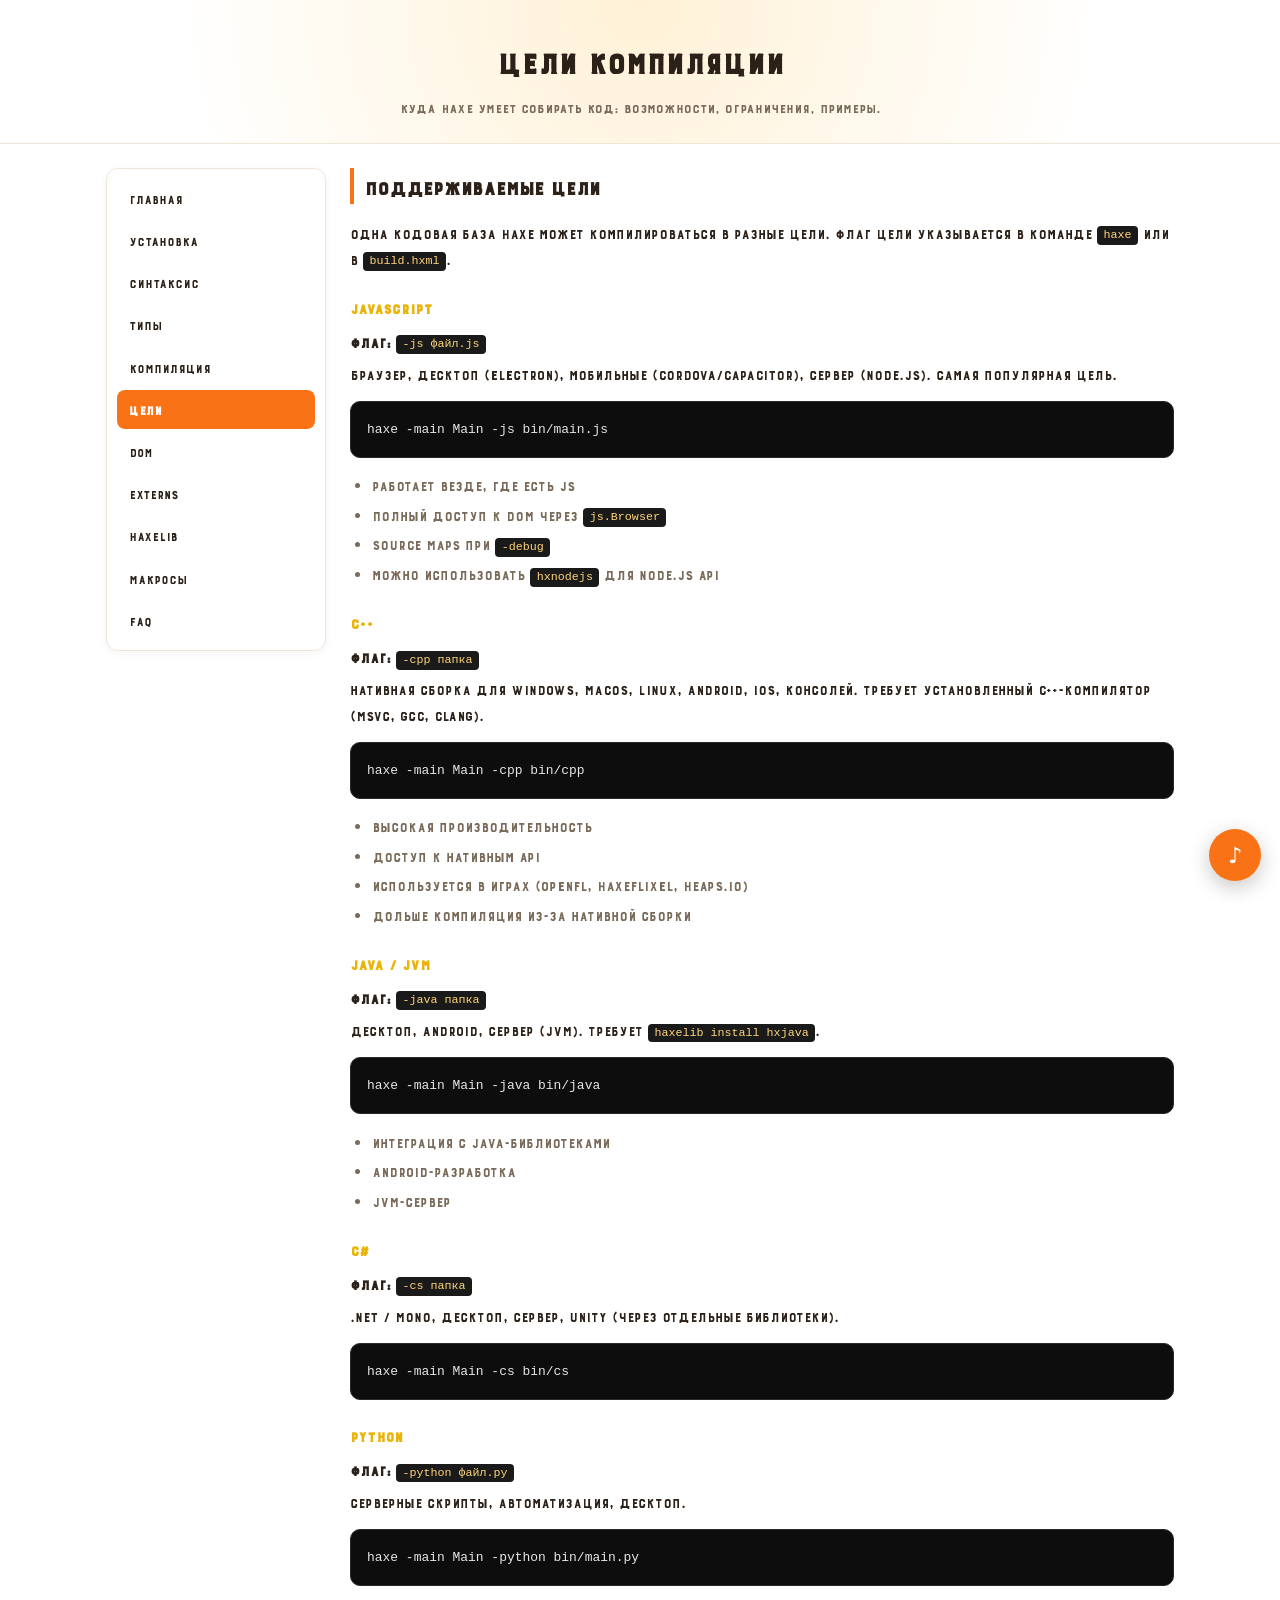
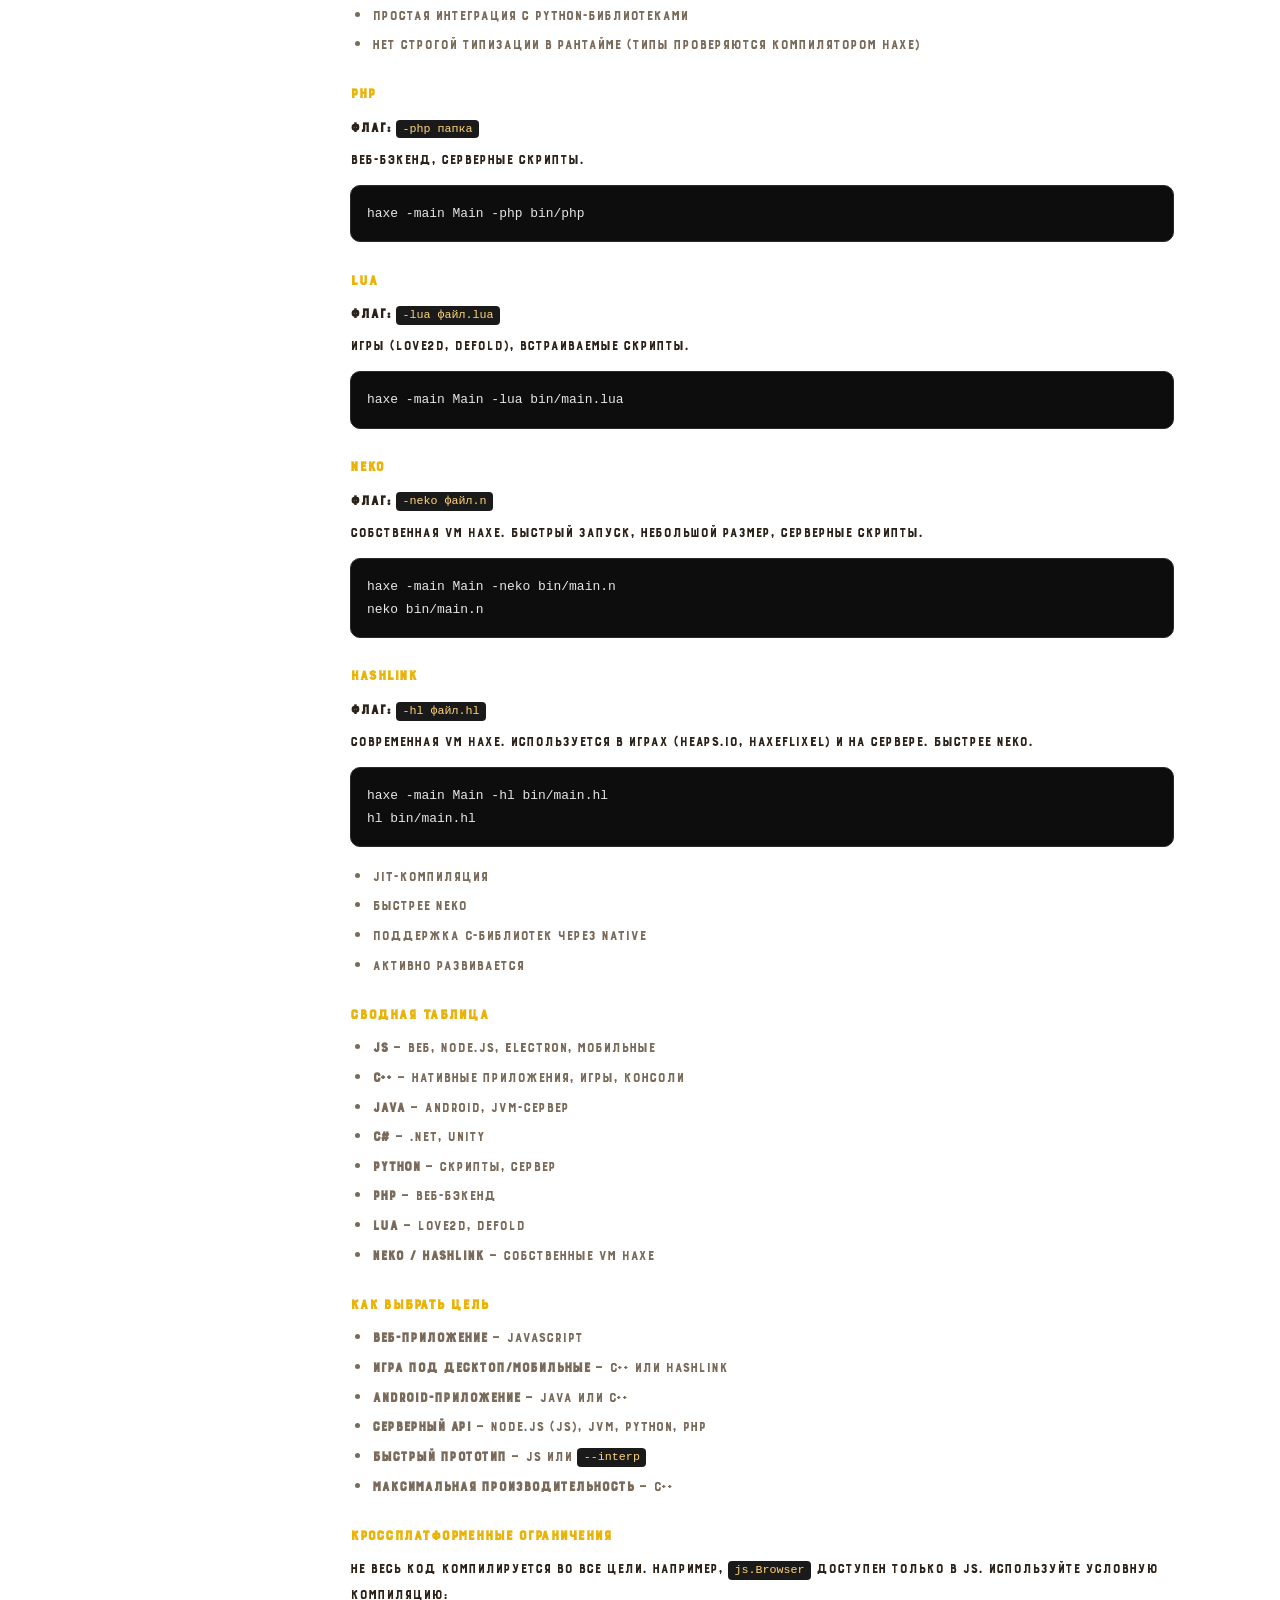
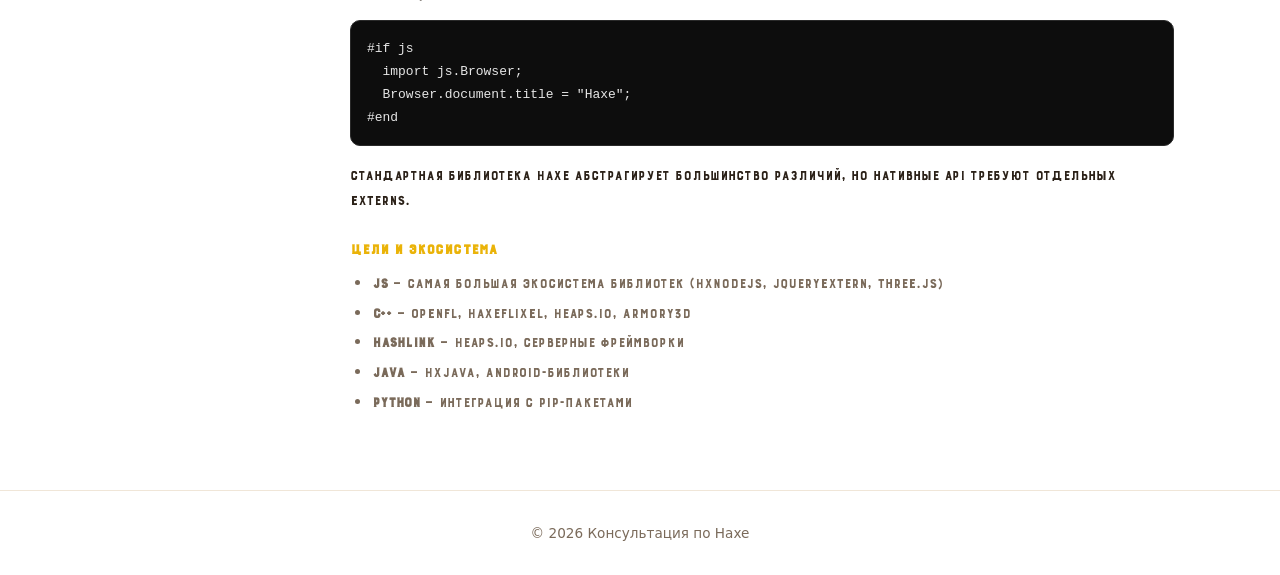
<file: targets.html>
<!DOCTYPE html>
<html lang="ru">
<head>
<meta charset="utf-8">
<meta name="viewport" content="width=device-width, initial-scale=1">
<title>Цели компиляции — Haxe</title>
<link rel="stylesheet" href="font.css">
<link rel="stylesheet" href="style.css">
</head>
<body>
<header><h1>Цели компиляции</h1><p>Куда Haxe умеет собирать код: возможности, ограничения, примеры.</p></header>
<div class="layout">
<nav class="tabs">
<a href="index.html">Главная</a><a href="install.html">Установка</a><a href="syntax.html">Синтаксис</a><a href="types.html">Типы</a><a href="compile.html">Компиляция</a><a href="targets.html" class="active">Цели</a><a href="dom.html">DOM</a><a href="externs.html">Externs</a><a href="haxelib.html">Haxelib</a><a href="macros.html">Макросы</a><a href="faq.html">FAQ</a>
</nav>
<main>
<h2>Поддерживаемые цели</h2>
<p>Одна кодовая база Haxe может компилироваться в разные цели. Флаг цели указывается в команде <code>haxe</code> или в <code>build.hxml</code>.</p>

<h3>JavaScript</h3>
<p><strong>Флаг:</strong> <code>-js файл.js</code></p>
<p>Браузер, десктоп (Electron), мобильные (Cordova/Capacitor), сервер (Node.js). Самая популярная цель.</p>
<pre><code>haxe -main Main -js bin/main.js</code></pre>
<ul>
<li>Работает везде, где есть JS</li>
<li>Полный доступ к DOM через <code>js.Browser</code></li>
<li>Source maps при <code>-debug</code></li>
<li>Можно использовать <code>hxnodejs</code> для Node.js API</li>
</ul>

<h3>C++</h3>
<p><strong>Флаг:</strong> <code>-cpp папка</code></p>
<p>Нативная сборка для Windows, macOS, Linux, Android, iOS, консолей. Требует установленный C++-компилятор (MSVC, GCC, Clang).</p>
<pre><code>haxe -main Main -cpp bin/cpp</code></pre>
<ul>
<li>Высокая производительность</li>
<li>Доступ к нативным API</li>
<li>Используется в играх (OpenFL, HaxeFlixel, Heaps.io)</li>
<li>Дольше компиляция из-за нативной сборки</li>
</ul>

<h3>Java / JVM</h3>
<p><strong>Флаг:</strong> <code>-java папка</code></p>
<p>Десктоп, Android, сервер (JVM). Требует <code>haxelib install hxjava</code>.</p>
<pre><code>haxe -main Main -java bin/java</code></pre>
<ul>
<li>Интеграция с Java-библиотеками</li>
<li>Android-разработка</li>
<li>JVM-сервер</li>
</ul>

<h3>C#</h3>
<p><strong>Флаг:</strong> <code>-cs папка</code></p>
<p>.NET / Mono, десктоп, сервер, Unity (через отдельные библиотеки).</p>
<pre><code>haxe -main Main -cs bin/cs</code></pre>

<h3>Python</h3>
<p><strong>Флаг:</strong> <code>-python файл.py</code></p>
<p>Серверные скрипты, автоматизация, десктоп.</p>
<pre><code>haxe -main Main -python bin/main.py</code></pre>
<ul>
<li>Простая интеграция с Python-библиотеками</li>
<li>Нет строгой типизации в рантайме (типы проверяются компилятором Haxe)</li>
</ul>

<h3>PHP</h3>
<p><strong>Флаг:</strong> <code>-php папка</code></p>
<p>Веб-бэкенд, серверные скрипты.</p>
<pre><code>haxe -main Main -php bin/php</code></pre>

<h3>Lua</h3>
<p><strong>Флаг:</strong> <code>-lua файл.lua</code></p>
<p>Игры (Love2D, Defold), встраиваемые скрипты.</p>
<pre><code>haxe -main Main -lua bin/main.lua</code></pre>

<h3>Neko</h3>
<p><strong>Флаг:</strong> <code>-neko файл.n</code></p>
<p>Собственная VM Haxe. Быстрый запуск, небольшой размер, серверные скрипты.</p>
<pre><code>haxe -main Main -neko bin/main.n
neko bin/main.n</code></pre>

<h3>HashLink</h3>
<p><strong>Флаг:</strong> <code>-hl файл.hl</code></p>
<p>Современная VM Haxe. Используется в играх (Heaps.io, HaxeFlixel) и на сервере. Быстрее Neko.</p>
<pre><code>haxe -main Main -hl bin/main.hl
hl bin/main.hl</code></pre>
<ul>
<li>JIT-компиляция</li>
<li>Быстрее Neko</li>
<li>Поддержка C-библиотек через native</li>
<li>Активно развивается</li>
</ul>

<h3>Сводная таблица</h3>
<ul>
<li><strong>JS</strong> — веб, Node.js, Electron, мобильные</li>
<li><strong>C++</strong> — нативные приложения, игры, консоли</li>
<li><strong>Java</strong> — Android, JVM-сервер</li>
<li><strong>C#</strong> — .NET, Unity</li>
<li><strong>Python</strong> — скрипты, сервер</li>
<li><strong>PHP</strong> — веб-бэкенд</li>
<li><strong>Lua</strong> — Love2D, Defold</li>
<li><strong>Neko / HashLink</strong> — собственные VM Haxe</li>
</ul>

<h3>Как выбрать цель</h3>
<ul>
<li><strong>Веб-приложение</strong> — JavaScript</li>
<li><strong>Игра под десктоп/мобильные</strong> — C++ или HashLink</li>
<li><strong>Android-приложение</strong> — Java или C++</li>
<li><strong>Серверный API</strong> — Node.js (JS), JVM, Python, PHP</li>
<li><strong>Быстрый прототип</strong> — JS или <code>--interp</code></li>
<li><strong>Максимальная производительность</strong> — C++</li>
</ul>

<h3>Кроссплатформенные ограничения</h3>
<p>Не весь код компилируется во все цели. Например, <code>js.Browser</code> доступен только в JS. Используйте условную компиляцию:</p>
<pre><code>#if js
  import js.Browser;
  Browser.document.title = "Haxe";
#end</code></pre>
<p>Стандартная библиотека Haxe абстрагирует большинство различий, но нативные API требуют отдельных externs.</p>

<h3>Цели и экосистема</h3>
<ul>
<li><strong>JS</strong> — самая большая экосистема библиотек (hxnodejs, jQueryExtern, three.js)</li>
<li><strong>C++</strong> — OpenFL, HaxeFlixel, Heaps.io, Armory3D</li>
<li><strong>HashLink</strong> — Heaps.io, серверные фреймворки</li>
<li><strong>Java</strong> — hxjava, Android-библиотеки</li>
<li><strong>Python</strong> — интеграция с pip-пакетами</li>
</ul>
</main>
</div>
<footer>© 2026 Консультация по Haxe</footer>
<audio id="bg-music" loop></audio><button id="music-btn">♪</button>
<div id="music-menu"><div class="now-label">Сейчас играет</div><h4 id="now-title">—</h4><ul class="track-list" id="track-list"></ul><div class="seek-label"><span id="seek-current">0:00</span><span id="seek-total">0:00</span></div><input type="range" id="seek" min="0" max="100" value="0" step="0.1"><div class="menu-hint">Зажмите кнопку — меню</div></div>
<script src="script.js"></script>
</body>
</html>
</file>
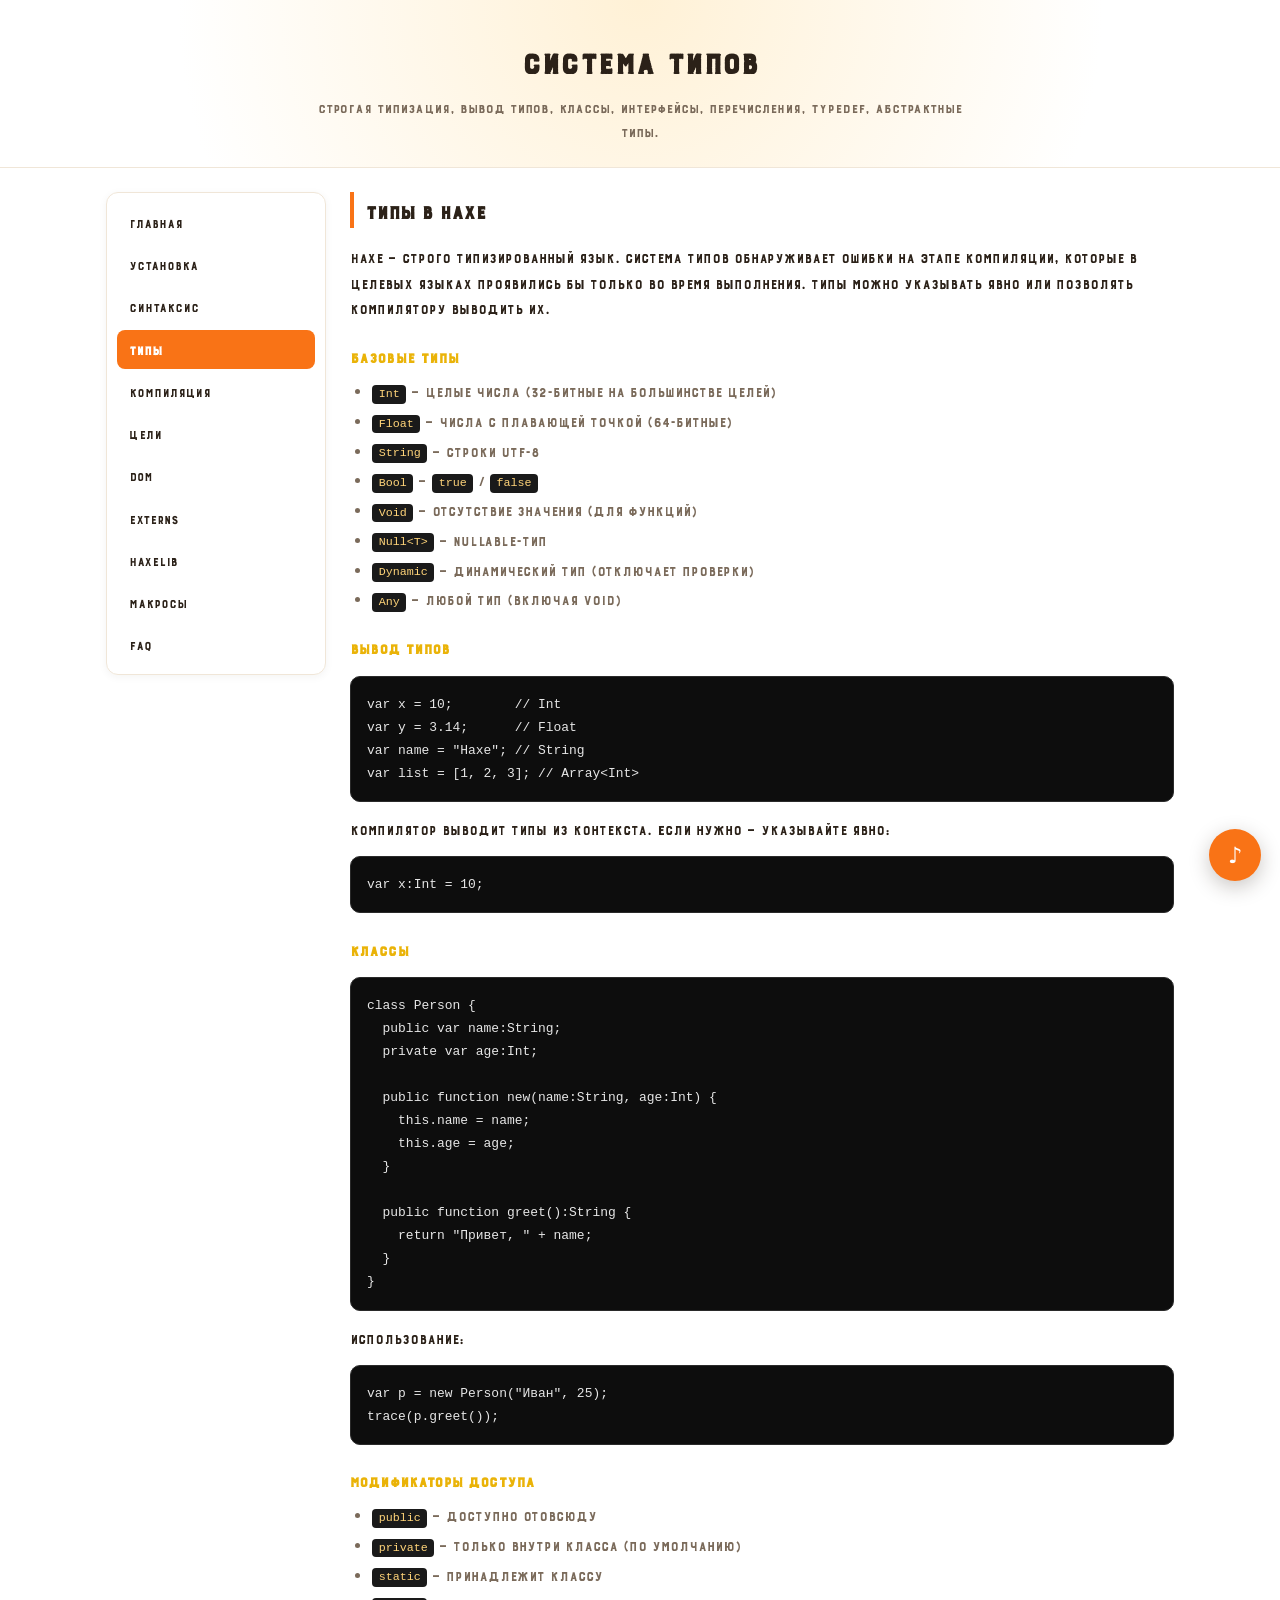
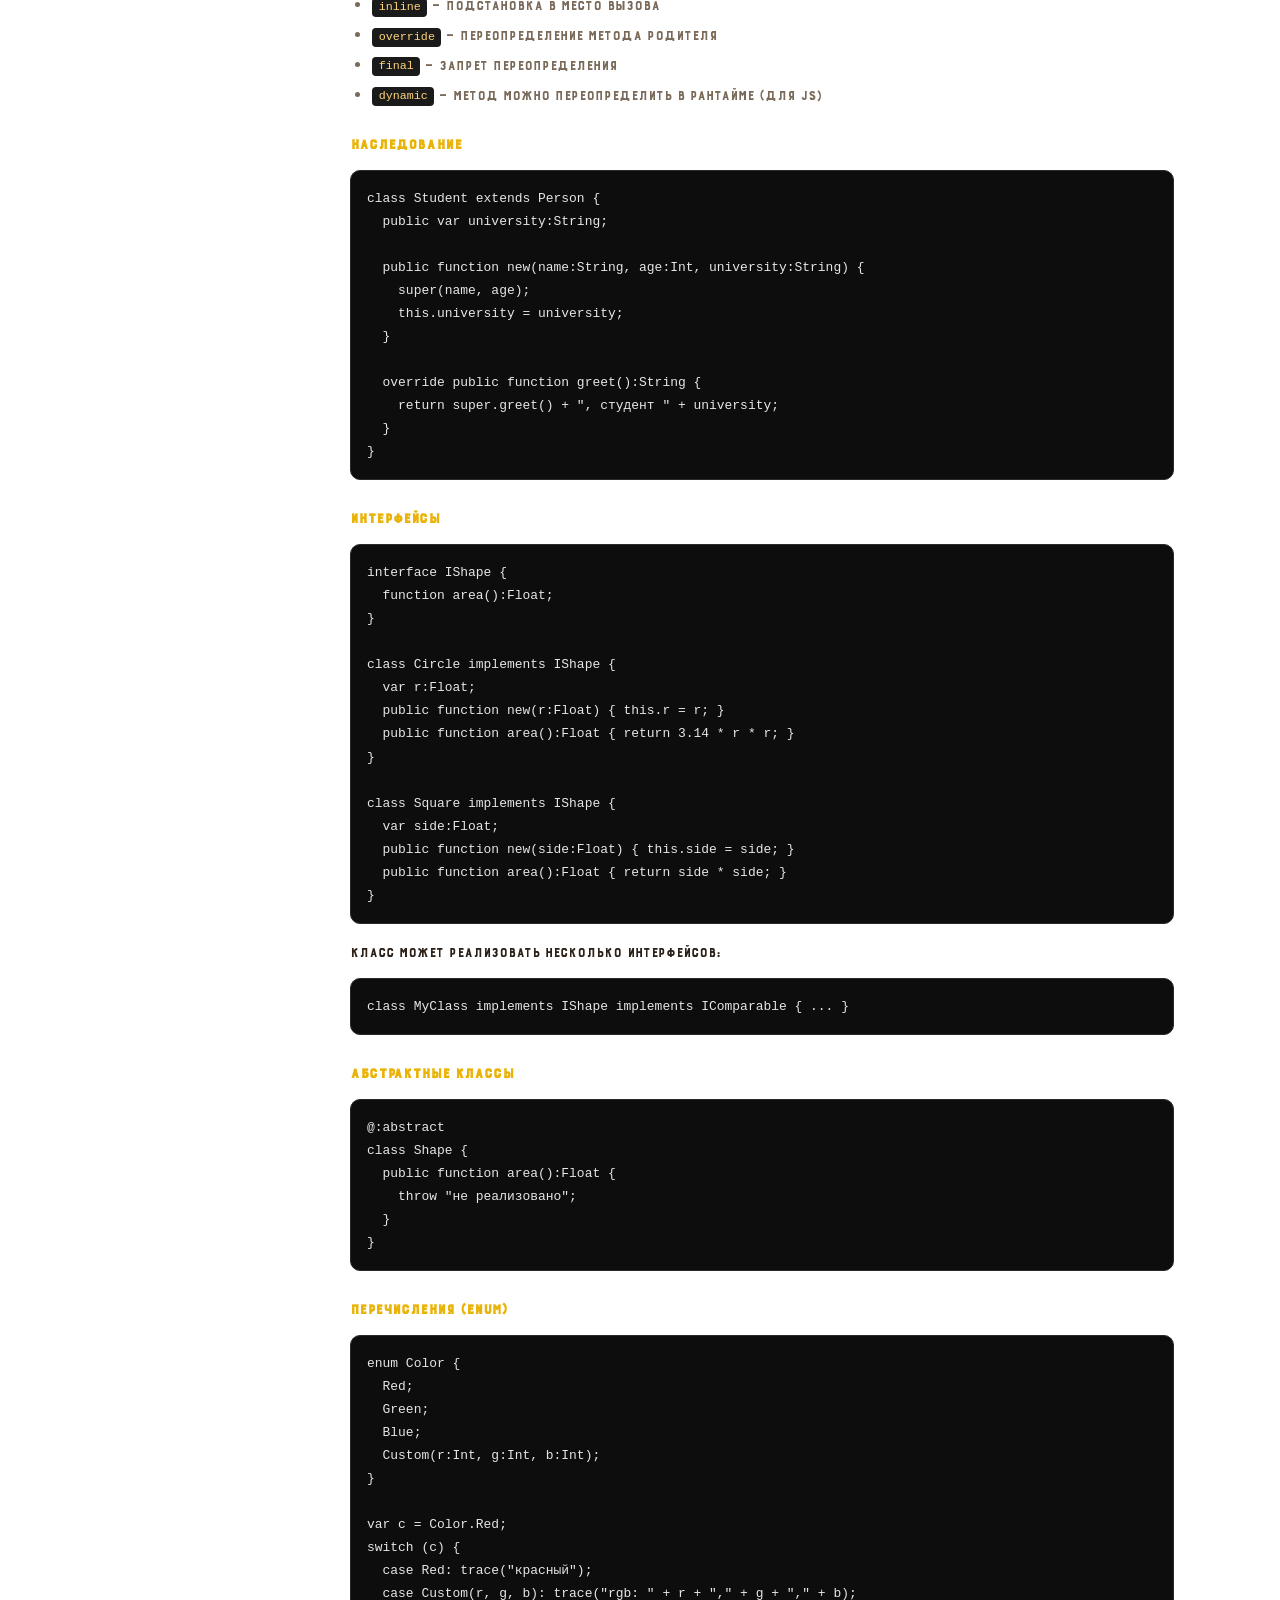
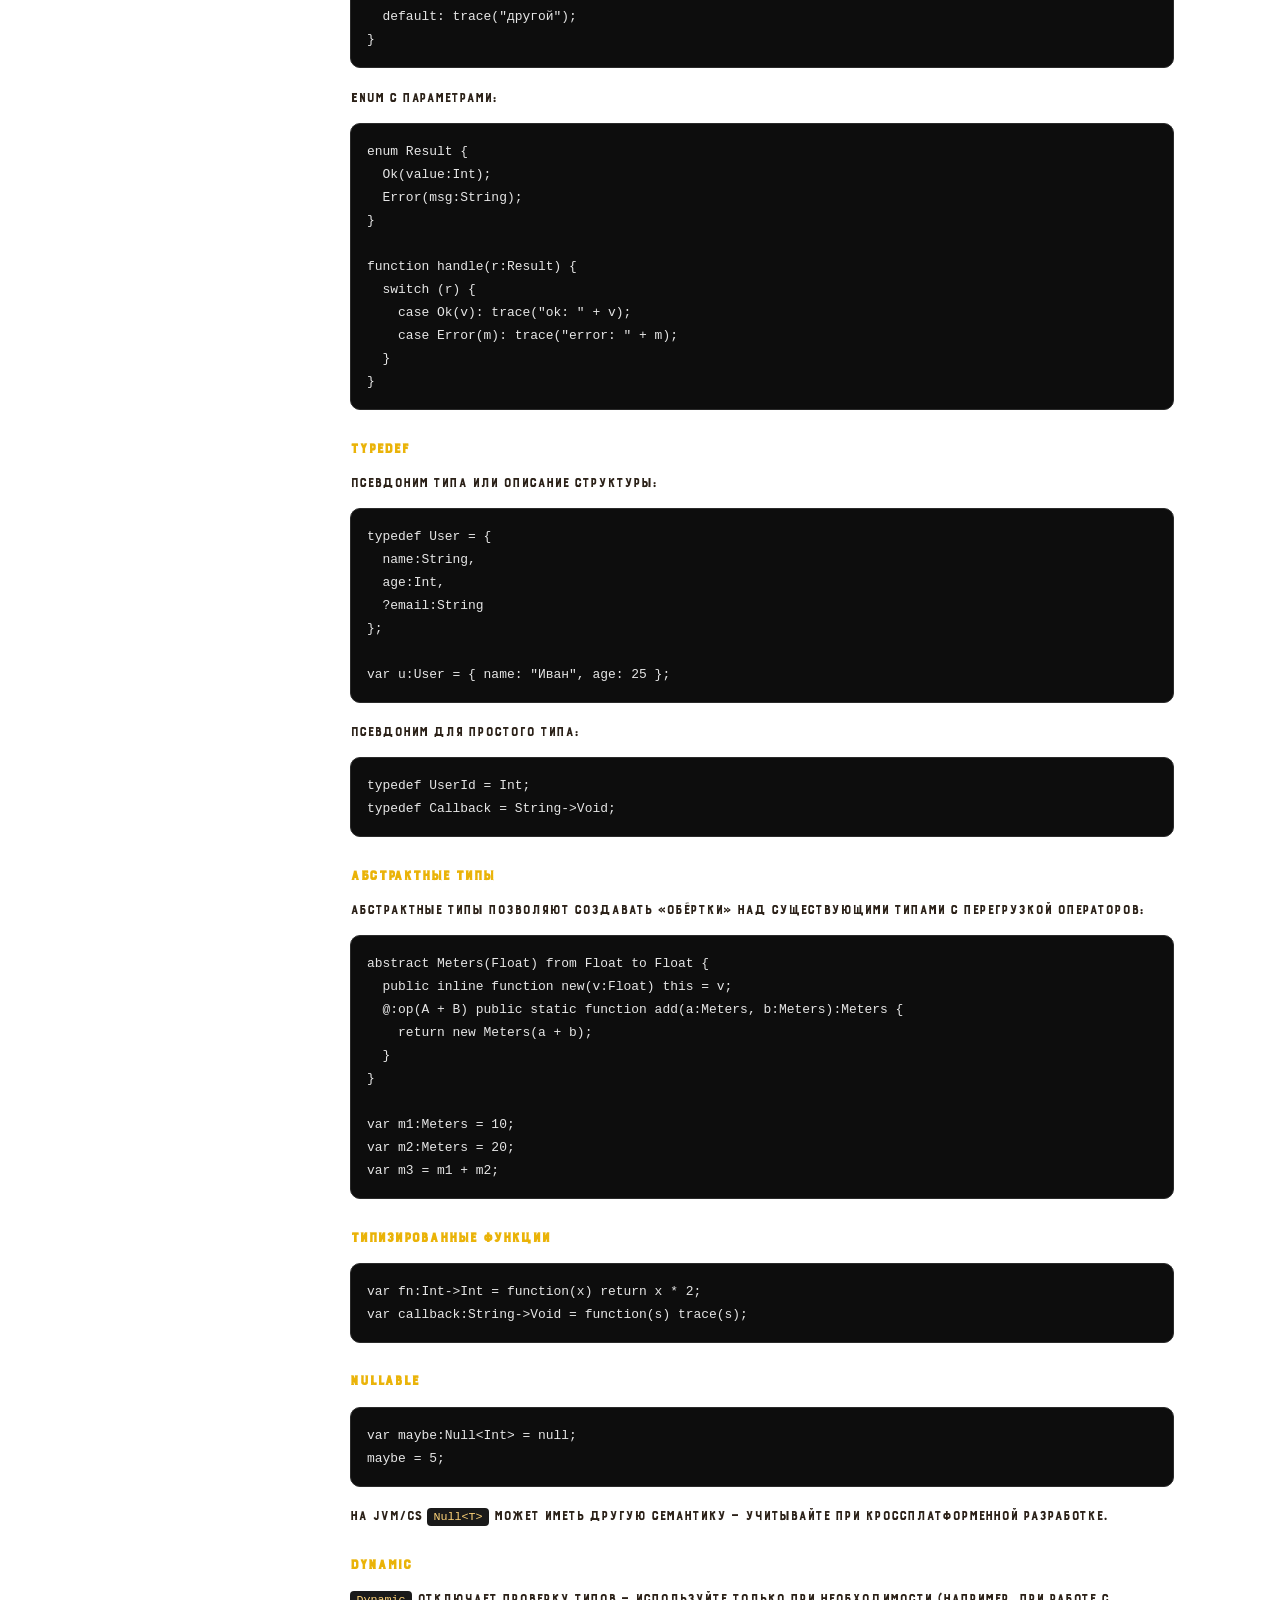
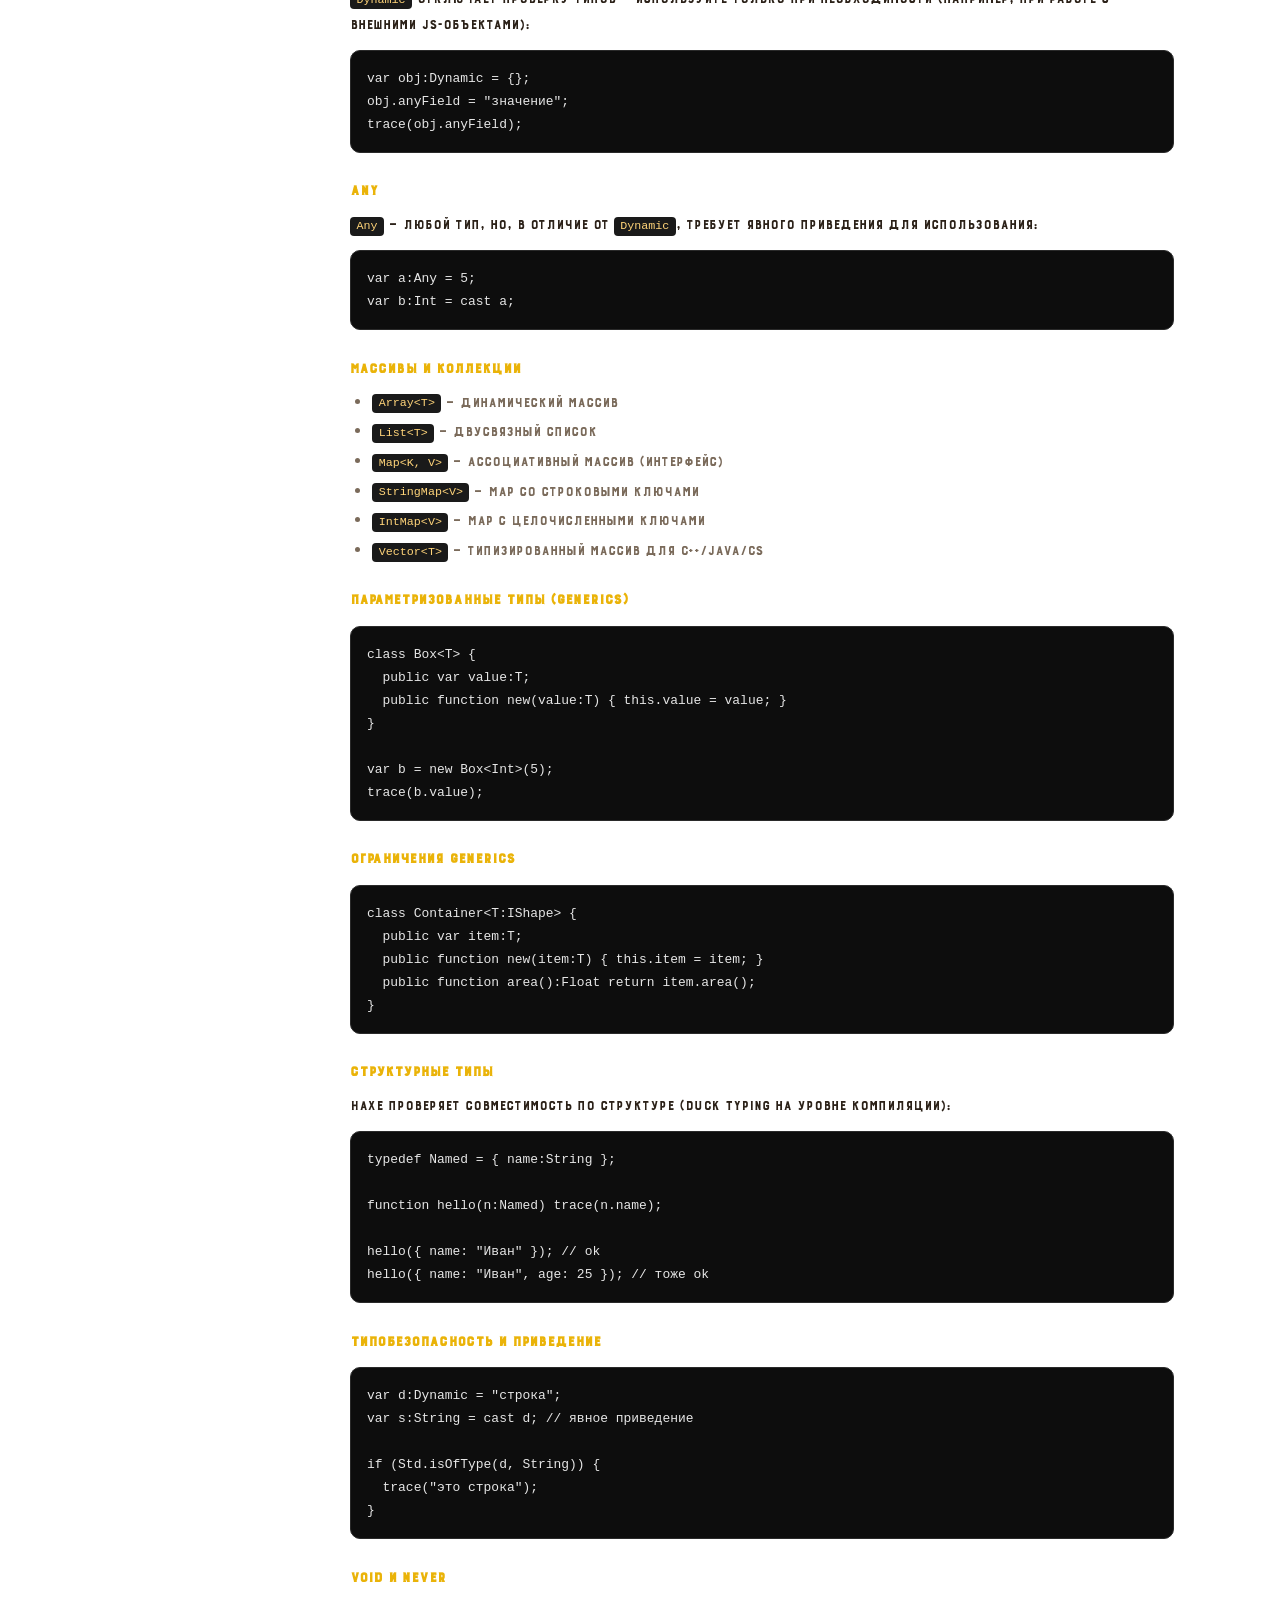
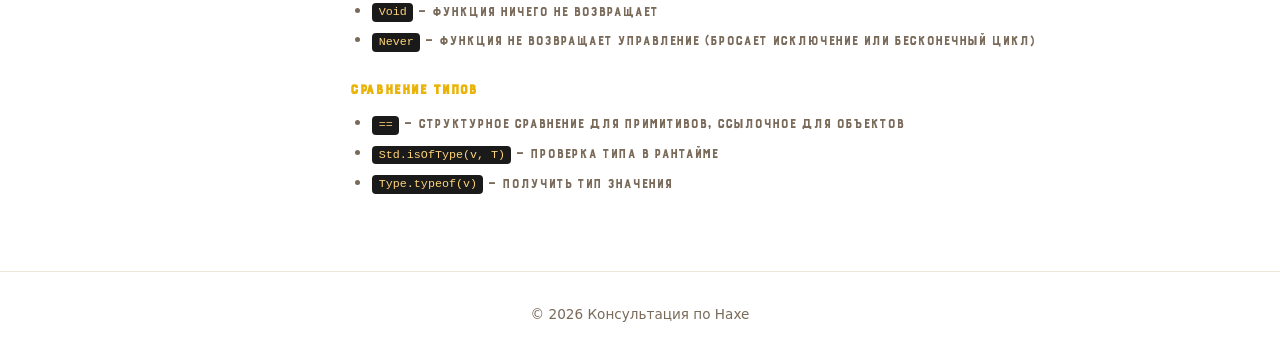
<file: types.html>
<!DOCTYPE html>
<html lang="ru">
<head>
<meta charset="utf-8">
<meta name="viewport" content="width=device-width, initial-scale=1">
<title>Типы — Haxe</title>
<link rel="stylesheet" href="font.css">
<link rel="stylesheet" href="style.css">
</head>
<body>
<header><h1>Система типов</h1><p>Строгая типизация, вывод типов, классы, интерфейсы, перечисления, typedef, абстрактные типы.</p></header>
<div class="layout">
<nav class="tabs">
<a href="index.html">Главная</a><a href="install.html">Установка</a><a href="syntax.html">Синтаксис</a><a href="types.html" class="active">Типы</a><a href="compile.html">Компиляция</a><a href="targets.html">Цели</a><a href="dom.html">DOM</a><a href="externs.html">Externs</a><a href="haxelib.html">Haxelib</a><a href="macros.html">Макросы</a><a href="faq.html">FAQ</a>
</nav>
<main>
<h2>Типы в Haxe</h2>
<p>Haxe — строго типизированный язык. Система типов обнаруживает ошибки на этапе компиляции, которые в целевых языках проявились бы только во время выполнения. Типы можно указывать явно или позволять компилятору выводить их.</p>

<h3>Базовые типы</h3>
<ul>
<li><code>Int</code> — целые числа (32-битные на большинстве целей)</li>
<li><code>Float</code> — числа с плавающей точкой (64-битные)</li>
<li><code>String</code> — строки UTF-8</li>
<li><code>Bool</code> — <code>true</code> / <code>false</code></li>
<li><code>Void</code> — отсутствие значения (для функций)</li>
<li><code>Null&lt;T&gt;</code> — nullable-тип</li>
<li><code>Dynamic</code> — динамический тип (отключает проверки)</li>
<li><code>Any</code> — любой тип (включая Void)</li>
</ul>

<h3>Вывод типов</h3>
<pre><code>var x = 10;        // Int
var y = 3.14;      // Float
var name = "Haxe"; // String
var list = [1, 2, 3]; // Array&lt;Int&gt;</code></pre>
<p>Компилятор выводит типы из контекста. Если нужно — указывайте явно:</p>
<pre><code>var x:Int = 10;</code></pre>

<h3>Классы</h3>
<pre><code>class Person {
  public var name:String;
  private var age:Int;

  public function new(name:String, age:Int) {
    this.name = name;
    this.age = age;
  }

  public function greet():String {
    return "Привет, " + name;
  }
}</code></pre>
<p>Использование:</p>
<pre><code>var p = new Person("Иван", 25);
trace(p.greet());</code></pre>

<h3>Модификаторы доступа</h3>
<ul>
<li><code>public</code> — доступно отовсюду</li>
<li><code>private</code> — только внутри класса (по умолчанию)</li>
<li><code>static</code> — принадлежит классу</li>
<li><code>inline</code> — подстановка в место вызова</li>
<li><code>override</code> — переопределение метода родителя</li>
<li><code>final</code> — запрет переопределения</li>
<li><code>dynamic</code> — метод можно переопределить в рантайме (для JS)</li>
</ul>

<h3>Наследование</h3>
<pre><code>class Student extends Person {
  public var university:String;

  public function new(name:String, age:Int, university:String) {
    super(name, age);
    this.university = university;
  }

  override public function greet():String {
    return super.greet() + ", студент " + university;
  }
}</code></pre>

<h3>Интерфейсы</h3>
<pre><code>interface IShape {
  function area():Float;
}

class Circle implements IShape {
  var r:Float;
  public function new(r:Float) { this.r = r; }
  public function area():Float { return 3.14 * r * r; }
}

class Square implements IShape {
  var side:Float;
  public function new(side:Float) { this.side = side; }
  public function area():Float { return side * side; }
}</code></pre>
<p>Класс может реализовать несколько интерфейсов:</p>
<pre><code>class MyClass implements IShape implements IComparable { ... }</code></pre>

<h3>Абстрактные классы</h3>
<pre><code>@:abstract
class Shape {
  public function area():Float {
    throw "не реализовано";
  }
}</code></pre>

<h3>Перечисления (enum)</h3>
<pre><code>enum Color {
  Red;
  Green;
  Blue;
  Custom(r:Int, g:Int, b:Int);
}

var c = Color.Red;
switch (c) {
  case Red: trace("красный");
  case Custom(r, g, b): trace("rgb: " + r + "," + g + "," + b);
  default: trace("другой");
}</code></pre>
<p>Enum с параметрами:</p>
<pre><code>enum Result {
  Ok(value:Int);
  Error(msg:String);
}

function handle(r:Result) {
  switch (r) {
    case Ok(v): trace("ok: " + v);
    case Error(m): trace("error: " + m);
  }
}</code></pre>

<h3>Typedef</h3>
<p>Псевдоним типа или описание структуры:</p>
<pre><code>typedef User = {
  name:String,
  age:Int,
  ?email:String
};

var u:User = { name: "Иван", age: 25 };</code></pre>
<p>Псевдоним для простого типа:</p>
<pre><code>typedef UserId = Int;
typedef Callback = String->Void;</code></pre>

<h3>Абстрактные типы</h3>
<p>Абстрактные типы позволяют создавать «обёртки» над существующими типами с перегрузкой операторов:</p>
<pre><code>abstract Meters(Float) from Float to Float {
  public inline function new(v:Float) this = v;
  @:op(A + B) public static function add(a:Meters, b:Meters):Meters {
    return new Meters(a + b);
  }
}

var m1:Meters = 10;
var m2:Meters = 20;
var m3 = m1 + m2;</code></pre>

<h3>Типизированные функции</h3>
<pre><code>var fn:Int->Int = function(x) return x * 2;
var callback:String->Void = function(s) trace(s);</code></pre>

<h3>Nullable</h3>
<pre><code>var maybe:Null&lt;Int&gt; = null;
maybe = 5;</code></pre>
<p>На JVM/CS <code>Null&lt;T&gt;</code> может иметь другую семантику — учитывайте при кроссплатформенной разработке.</p>

<h3>Dynamic</h3>
<p><code>Dynamic</code> отключает проверку типов — используйте только при необходимости (например, при работе с внешними JS-объектами):</p>
<pre><code>var obj:Dynamic = {};
obj.anyField = "значение";
trace(obj.anyField);</code></pre>

<h3>Any</h3>
<p><code>Any</code> — любой тип, но, в отличие от <code>Dynamic</code>, требует явного приведения для использования:</p>
<pre><code>var a:Any = 5;
var b:Int = cast a;</code></pre>

<h3>Массивы и коллекции</h3>
<ul>
<li><code>Array&lt;T&gt;</code> — динамический массив</li>
<li><code>List&lt;T&gt;</code> — двусвязный список</li>
<li><code>Map&lt;K, V&gt;</code> — ассоциативный массив (интерфейс)</li>
<li><code>StringMap&lt;V&gt;</code> — map со строковыми ключами</li>
<li><code>IntMap&lt;V&gt;</code> — map с целочисленными ключами</li>
<li><code>Vector&lt;T&gt;</code> — типизированный массив для C++/Java/CS</li>
</ul>

<h3>Параметризованные типы (generics)</h3>
<pre><code>class Box&lt;T&gt; {
  public var value:T;
  public function new(value:T) { this.value = value; }
}

var b = new Box&lt;Int&gt;(5);
trace(b.value);</code></pre>

<h3>Ограничения generics</h3>
<pre><code>class Container&lt;T:IShape&gt; {
  public var item:T;
  public function new(item:T) { this.item = item; }
  public function area():Float return item.area();
}</code></pre>

<h3>Структурные типы</h3>
<p>Haxe проверяет совместимость по структуре (duck typing на уровне компиляции):</p>
<pre><code>typedef Named = { name:String };

function hello(n:Named) trace(n.name);

hello({ name: "Иван" }); // ok
hello({ name: "Иван", age: 25 }); // тоже ok</code></pre>

<h3>Типобезопасность и приведение</h3>
<pre><code>var d:Dynamic = "строка";
var s:String = cast d; // явное приведение

if (Std.isOfType(d, String)) {
  trace("это строка");
}</code></pre>

<h3>Void и Never</h3>
<ul>
<li><code>Void</code> — функция ничего не возвращает</li>
<li><code>Never</code> — функция не возвращает управление (бросает исключение или бесконечный цикл)</li>
</ul>

<h3>Сравнение типов</h3>
<ul>
<li><code>==</code> — структурное сравнение для примитивов, ссылочное для объектов</li>
<li><code>Std.isOfType(v, T)</code> — проверка типа в рантайме</li>
<li><code>Type.typeof(v)</code> — получить тип значения</li>
</ul>
</main>
</div>
<footer>© 2026 Консультация по Haxe</footer>
<audio id="bg-music" loop></audio><button id="music-btn">♪</button>
<div id="music-menu"><div class="now-label">Сейчас играет</div><h4 id="now-title">—</h4><ul class="track-list" id="track-list"></ul><div class="seek-label"><span id="seek-current">0:00</span><span id="seek-total">0:00</span></div><input type="range" id="seek" min="0" max="100" value="0" step="0.1"><div class="menu-hint">Зажмите кнопку — меню</div></div>
<script src="script.js"></script>
</body>
</html>
</file>
<file: style.css>
:root {
  --bg: #ffffff;
  --card: #ffffff;
  --text: #2b2118;
  --muted: #7a6a5a;
  --accent: #f97316;
  --accent2: #eab308;
  --border: #f0e6d8;
  --code-bg: #fff7ed;
}
* { box-sizing: border-box; }
body {
  margin: 0;
  font-family: system-ui, -apple-system, "Segoe UI", Roboto, sans-serif;
  background: var(--bg);
  color: var(--text);
  line-height: 1.6;
}
header {
  padding: 2rem 1rem 1.5rem;
  text-align: center;
  background: radial-gradient(circle at 50% 0%, #fff1d6, #ffffff 70%);
  border-bottom: 1px solid var(--border);
}
header h1 { margin: 0 0 .4rem; font-size: clamp(1.4rem, 3.5vw, 2.2rem); }
header p { color: var(--muted); max-width: 680px; margin: 0 auto; font-size: .95rem; }
.badge {
  display: inline-block;
  margin-top: .7rem;
  padding: .25rem .8rem;
  border-radius: 999px;
  background: rgba(249,115,22,.12);
  color: var(--accent);
  font-size: .85rem;
  font-weight: 600;
}
.layout {
  display: grid;
  grid-template-columns: 220px 1fr;
  gap: 1.5rem;
  max-width: 1100px;
  margin: 0 auto;
  padding: 1.5rem 1rem 4rem;
  align-items: start;
}
@media (max-width: 760px) {
  .layout { grid-template-columns: 1fr; gap: .8rem; }
}
nav.tabs {
  position: sticky;
  top: 1rem;
  display: flex;
  flex-direction: column;
  gap: .2rem;
  background: var(--card);
  border: 1px solid var(--border);
  border-radius: 12px;
  padding: .6rem;
  box-shadow: 0 2px 8px rgba(43,33,24,.05);
}
nav.tabs a {
  text-decoration: none;
  color: var(--text);
  padding: .5rem .75rem;
  border-radius: 8px;
  font-size: .9rem;
  transition: .15s;
}
nav.tabs a:hover { background: var(--code-bg); }
nav.tabs a.active {
  background: var(--accent);
  color: #fff;
  font-weight: 600;
}
@media (max-width: 760px) {
  nav.tabs {
    position: static;
    flex-direction: row;
    overflow-x: auto;
    padding: .4rem;
  }
  nav.tabs a { white-space: nowrap; flex: 0 0 auto; }
}
main h2 {
  font-size: 1.4rem;
  border-left: 4px solid var(--accent);
  padding-left: .7rem;
  margin: 0 0 1rem;
}
main h3 { margin: 1.4rem 0 .5rem; font-size: 1.05rem; color: var(--accent2); }
main p { margin: .4rem 0; }
main ul, main ol { margin: .4rem 0 .8rem; padding-left: 1.4rem; color: var(--muted); }
main li { margin: .25rem 0; }
.card {
  background: var(--card);
  border: 1px solid var(--border);
  border-radius: 12px;
  padding: 1.2rem;
  box-shadow: 0 2px 8px rgba(43,33,24,.06);
  margin-bottom: 1rem;
}
.grid { display: grid; gap: 1rem; grid-template-columns: repeat(auto-fit, minmax(220px, 1fr)); }
details {
  background: var(--card);
  border: 1px solid var(--border);
  border-radius: 10px;
  padding: .9rem 1.1rem;
  margin-bottom: .8rem;
  box-shadow: 0 2px 8px rgba(43,33,24,.05);
}
details summary { cursor: pointer; font-weight: 600; color: var(--text); }
details[open] summary { color: var(--accent); margin-bottom: .6rem; }
details p { margin: .4rem 0 0; color: var(--muted); font-size: .95rem; }
code {
  background: #1a1a1a;
  color: #ffd479;
  padding: .15rem .4rem;
  border-radius: 4px;
  font-size: .9em;
}
pre {
  background: #0d0d0d;
  border: 1px solid #2a2a2a;
  border-radius: 10px;
  padding: 1rem;
  overflow-x: auto;
  font-size: .9rem;
}
pre code {
  background: none;
  padding: 0;
  color: #e6e6e6;
}
form { display: grid; gap: .8rem; }
input, textarea, button {
  font: inherit;
  padding: .7rem .9rem;
  border-radius: 8px;
  border: 1px solid var(--border);
  background: var(--card);
  color: var(--text);
}
input:focus, textarea:focus { outline: 2px solid var(--accent); outline-offset: 1px; }
textarea { resize: vertical; min-height: 120px; }
form button {
  background: var(--accent);
  border: none;
  color: #fff;
  font-weight: 600;
  cursor: pointer;
}
form button:hover { filter: brightness(1.08); }
.msg { color: #b45309; font-size: .9rem; min-height: 1.2em; }
footer {
  text-align: center;
  color: var(--muted);
  font-size: .85rem;
  padding: 2rem 1rem;
  border-top: 1px solid var(--border);
}
#music-btn {
  position: fixed;
  bottom: 1.2rem;
  right: 1.2rem;
  width: 52px;
  height: 52px;
  border-radius: 50%;
  background: var(--accent);
  color: #fff;
  border: none;
  font-size: 1.4rem;
  cursor: pointer;
  box-shadow: 0 6px 20px rgba(43,33,24,.25);
  z-index: 10;
  user-select: none;
  touch-action: manipulation;

  display: flex;
  align-items: center;
  justify-content: center;
  line-height: 1;
  padding: 0;
  font-family: system-ui, sans-serif;
}
#music-btn.playing { background: var(--accent2); color: #2b2118; }
#music-btn.holding { box-shadow: 0 0 0 4px rgba(249,115,22,.35), 0 6px 20px rgba(43,33,24,.25); }
#music-menu {
  position: fixed;
  z-index: 20;
  width: 300px;
  max-width: calc(100vw - 24px);
  background: #fff;
  border: 1px solid var(--border);
  border-radius: 12px;
  box-shadow: 0 12px 36px rgba(43,33,24,.22);
  padding: .9rem;
  display: none;
}
#music-menu.open { display: block; }
#music-menu h4 { margin: 0 0 .2rem; font-size: .95rem; color: var(--accent); white-space: nowrap; overflow: hidden; text-overflow: ellipsis; }
#music-menu .now-label { font-size: .75rem; color: var(--muted); text-transform: uppercase; letter-spacing: .04em; margin-bottom: .6rem; }
#music-menu .track-list { list-style: none; margin: 0 0 .7rem; padding: 0; max-height: 130px; overflow-y: auto; }
#music-menu .track-list li { padding: .4rem .5rem; border-radius: 6px; font-size: .9rem; cursor: pointer; }
#music-menu .track-list li:hover { background: var(--code-bg); }
#music-menu .track-list li.active { background: rgba(249,115,22,.12); color: var(--accent); font-weight: 600; }
#music-menu .seek-label { display: flex; justify-content: space-between; font-size: .8rem; color: var(--muted); margin-bottom: .3rem; }
#music-menu input[type="range"] { width: 100%; padding: 0; border: none; background: none; accent-color: var(--accent); cursor: pointer; }
#music-menu .menu-hint { margin-top: .6rem; font-size: .75rem; color: var(--muted); text-align: center; }
#music-menu .volume-label {
  display: flex;
  justify-content: space-between;
  font-size: .8rem;
  color: var(--muted);
  margin: .6rem 0 .3rem;
}
#music-menu input[type="range"]#volume {
  width: 100%;
  padding: 0;
  border: none;
  background: none;
  accent-color: var(--accent);
  cursor: pointer;
}
</file>
<file: font.css>
@font-face {
    font-family: 'CustomFont';
    src: url('fonts/vcr.ttf') format('truetype');
    font-weight: 400;
}

body, button, input, a, p, h1, h2, h3, h4, h5, h6, span, div, li, .logo, .card-label, .nav-links {
    font-family: 'CustomFont', 'Inter', system-ui, sans-serif;
}
</file>
